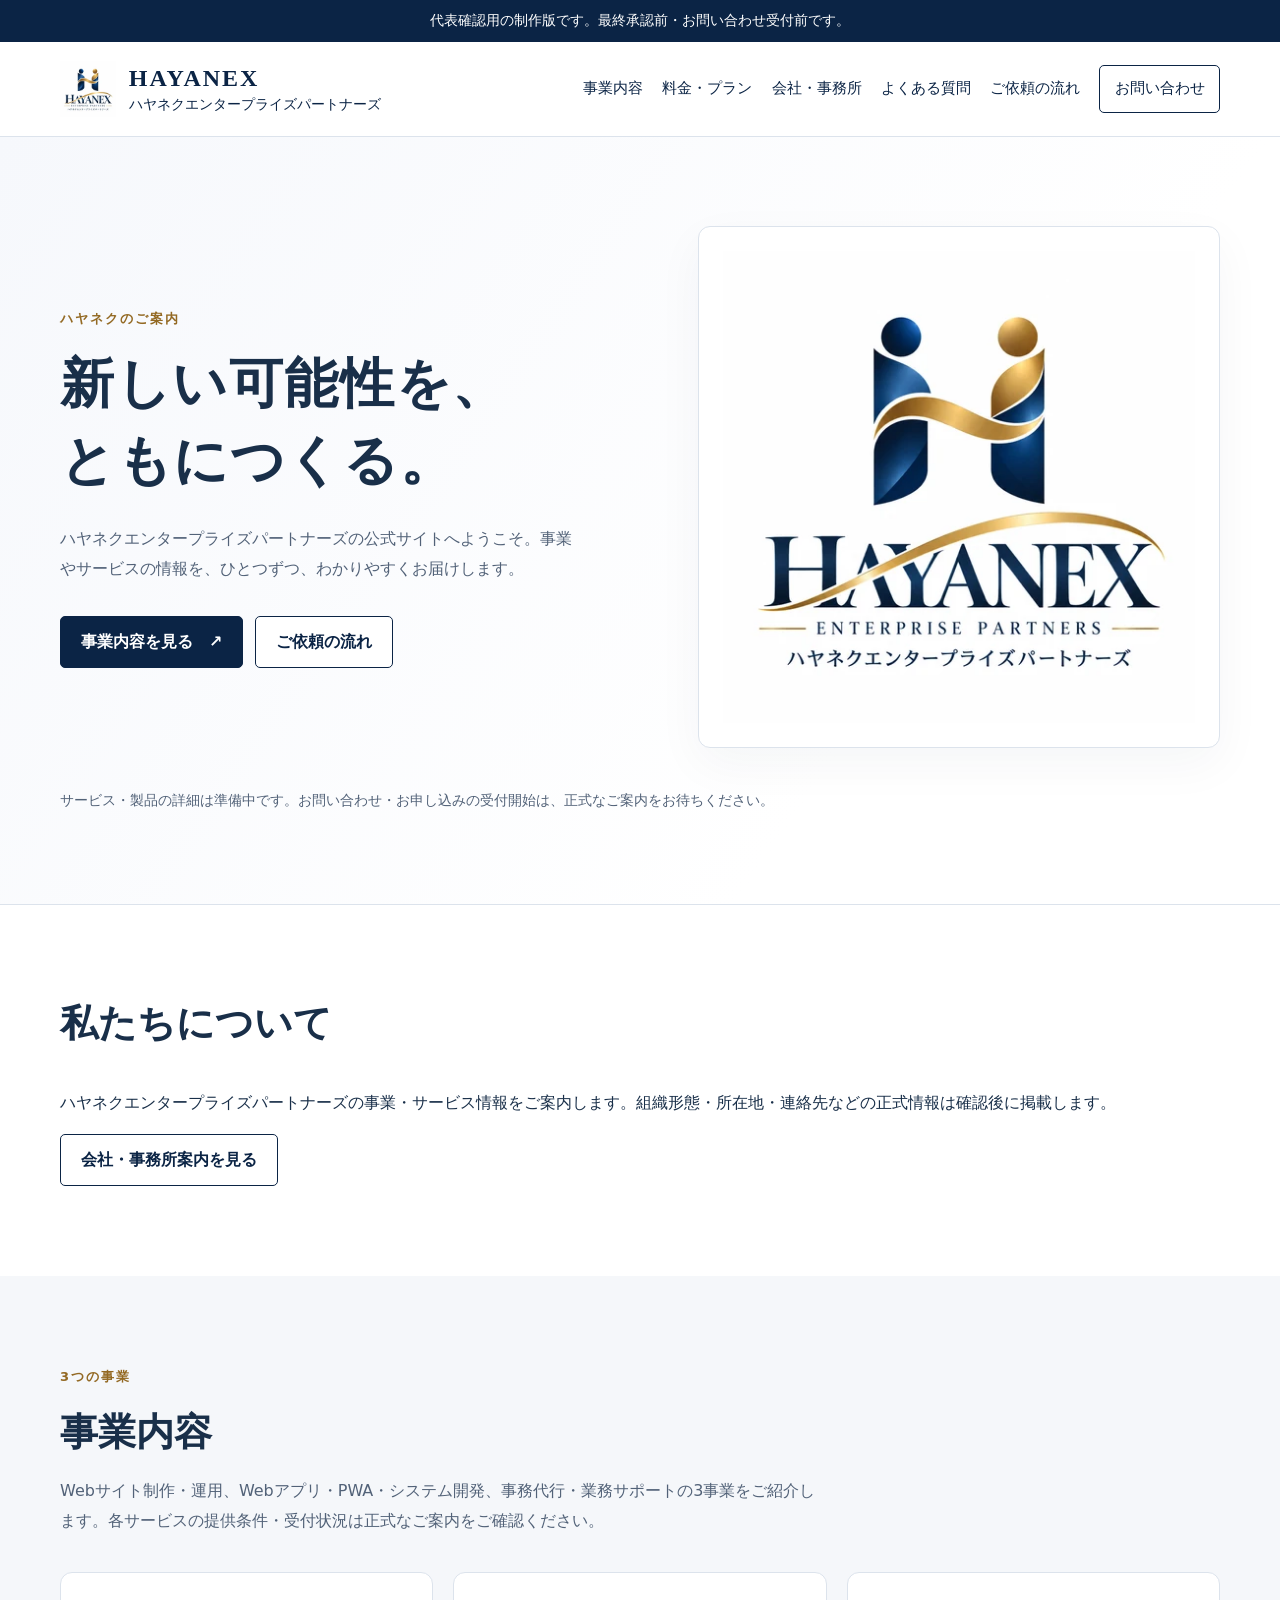
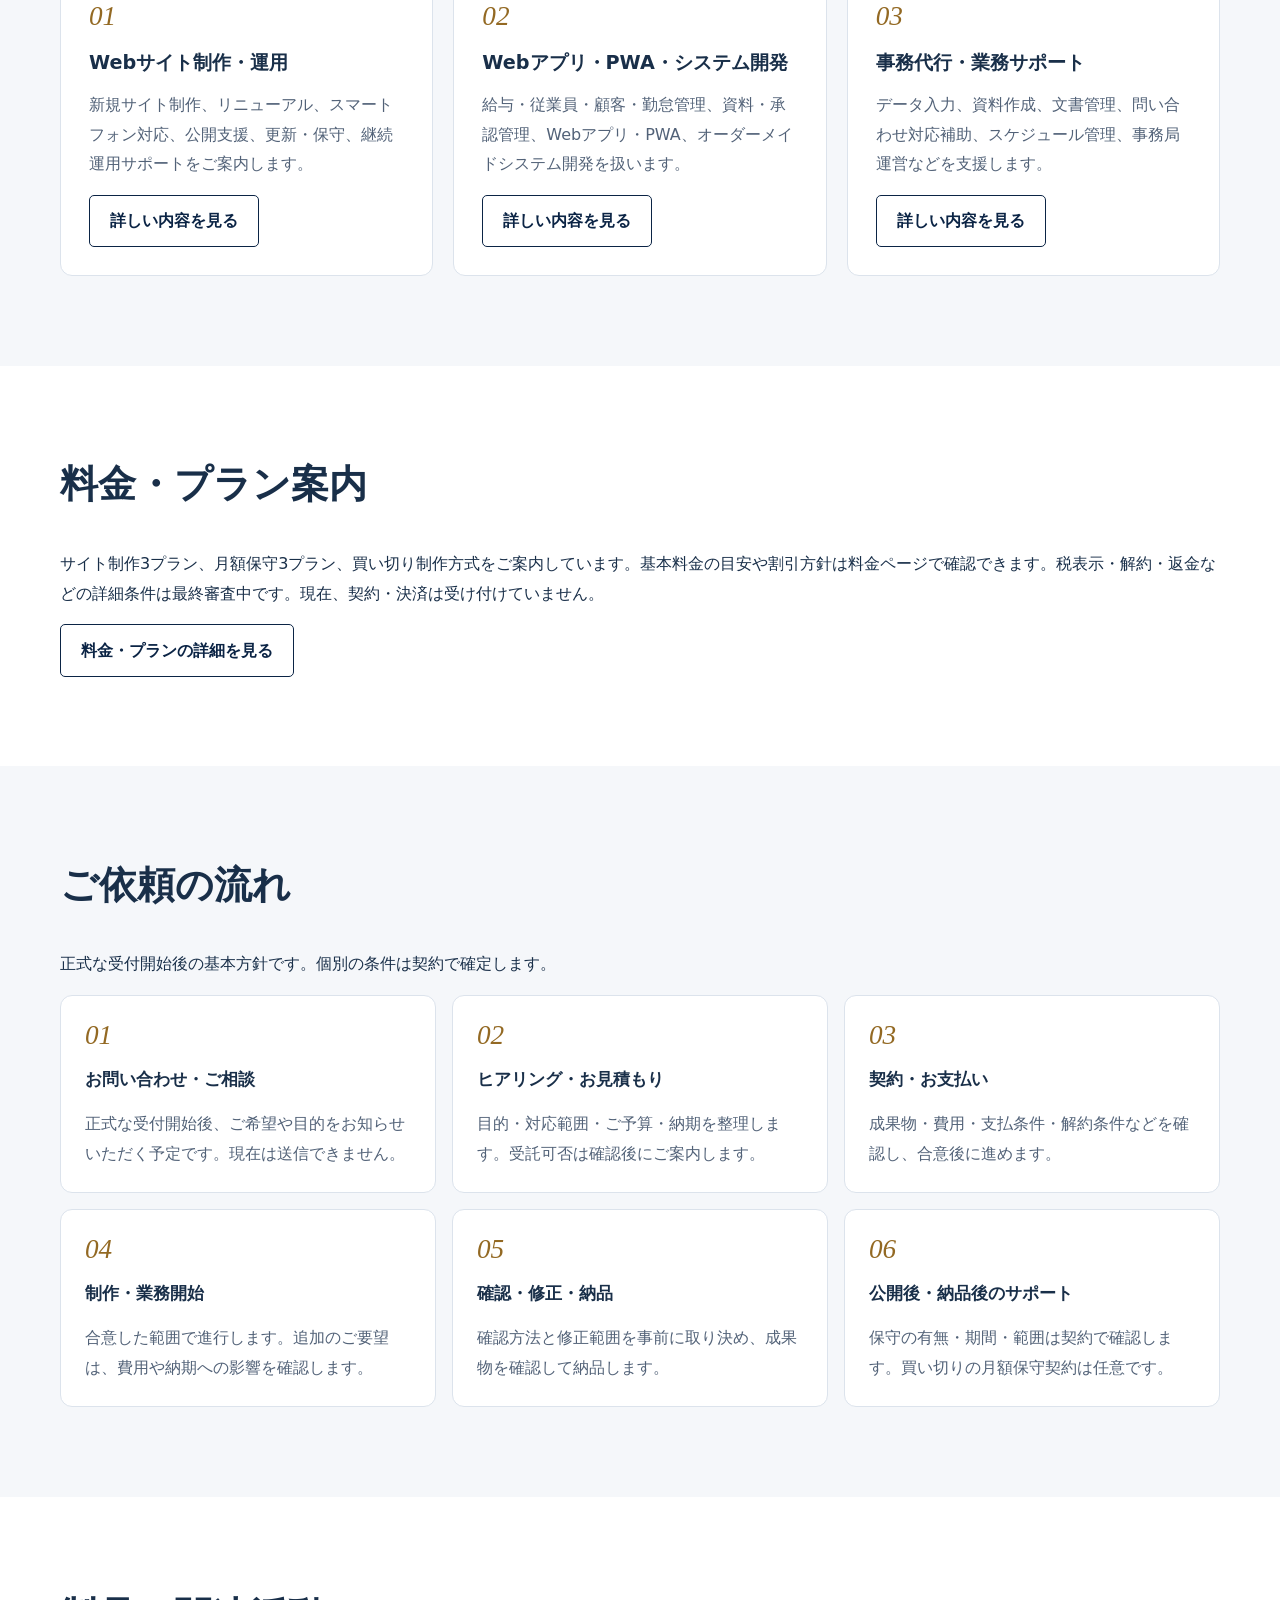
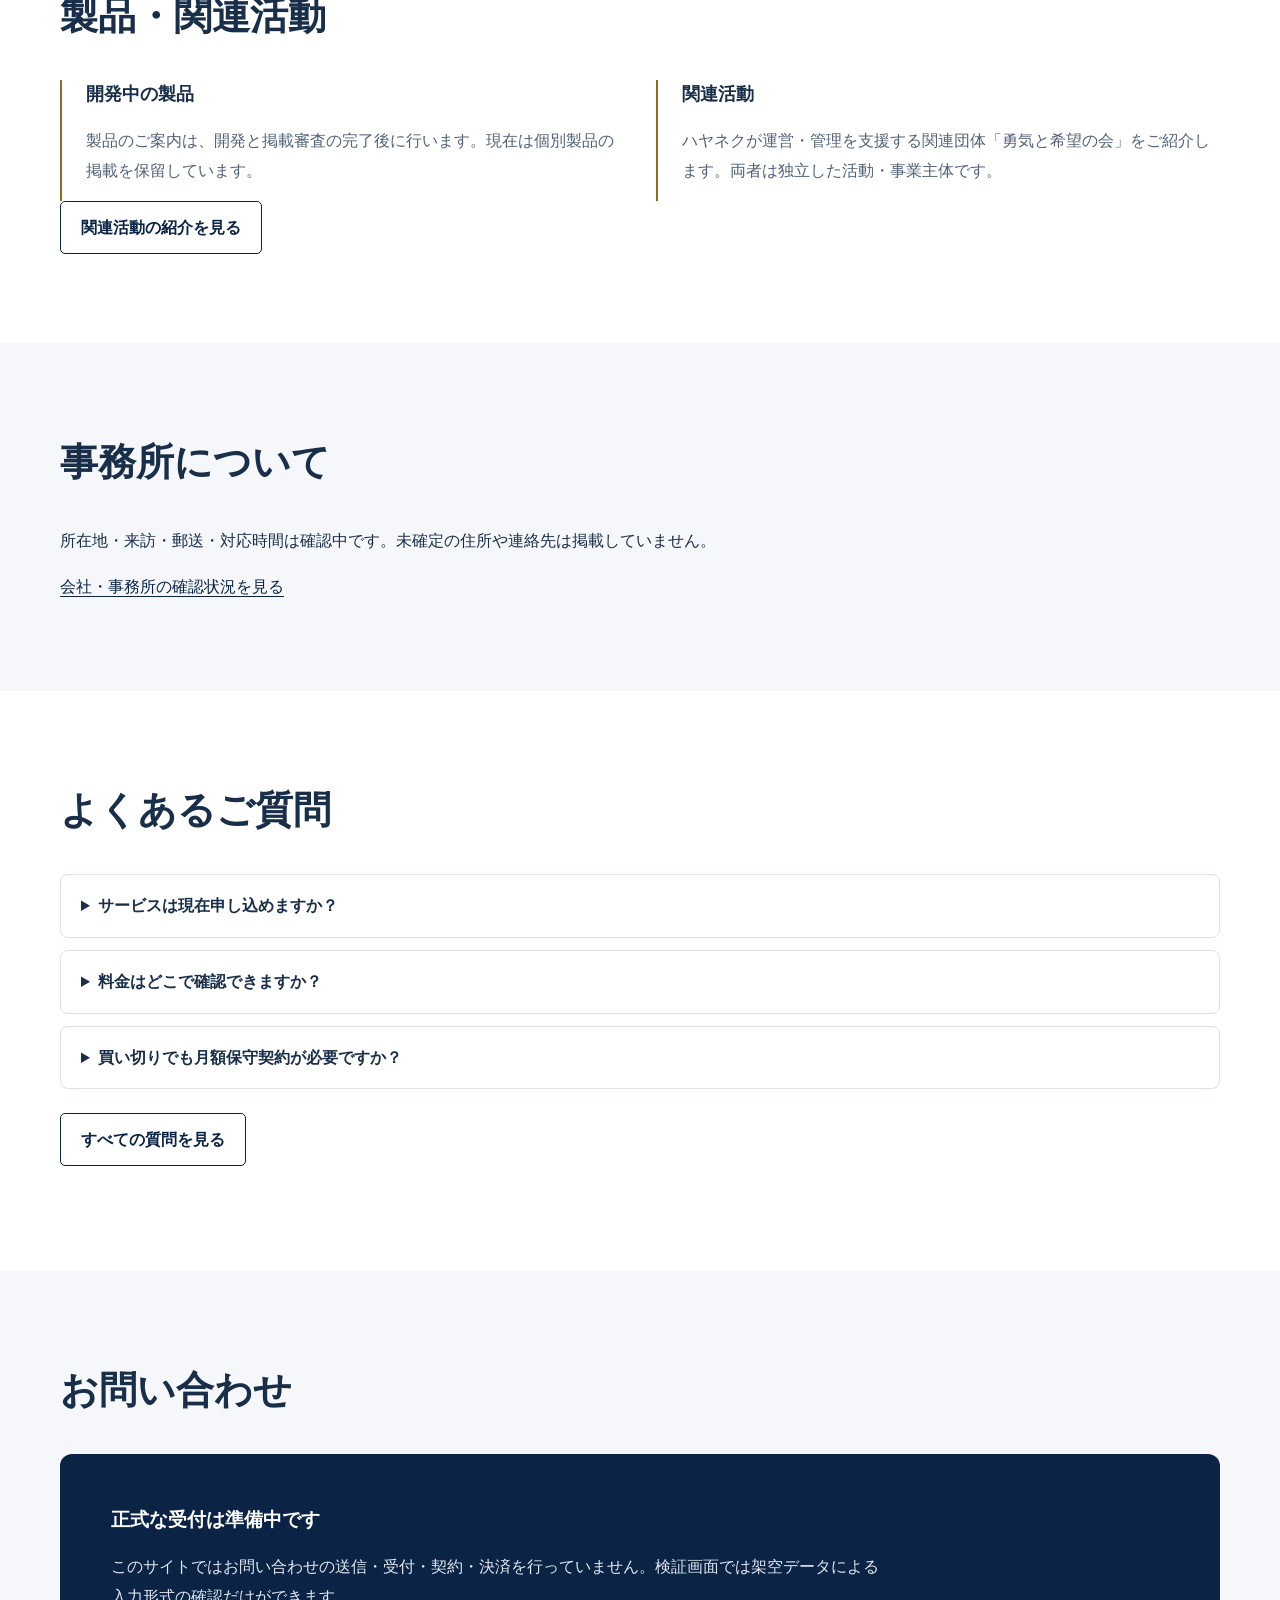
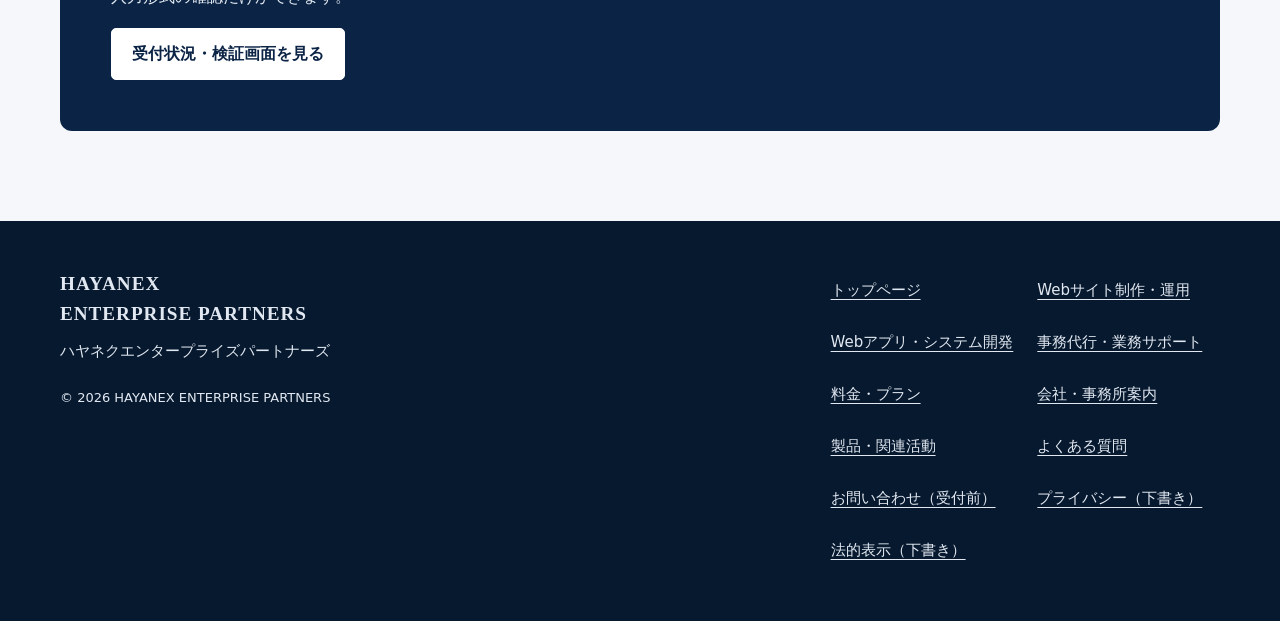
<file: index.html>
<!DOCTYPE html>
<html lang="ja">
  <head>
    <meta charset="UTF-8">
    <meta name="viewport" content="width=device-width, initial-scale=1">
    <meta name="robots" content="noindex, nofollow">
    <meta name="theme-color" content="#0b2445">
    <meta name="referrer" content="strict-origin-when-cross-origin">
    <meta
      http-equiv="Content-Security-Policy"
      content="default-src 'self'; script-src 'self'; style-src 'self'; img-src 'self'; connect-src 'none'; object-src 'none'; base-uri 'none'; form-action 'none'">
    <meta
      name="description"
      content="Webサイト制作・運用、Webアプリ・PWA・システム開発、事務代行・業務サポートの3事業と、料金案をご案内します。">
    <title>公式サイト | ハヤネクエンタープライズパートナーズ</title>
    <meta property="og:type" content="website">
    <meta property="og:locale" content="ja_JP">
    <meta property="og:title" content="公式サイト">
    <meta
      property="og:description"
      content="Webサイト制作・運用、Webアプリ・PWA・システム開発、事務代行・業務サポートの3事業と料金案のご紹介です。受付開始前の開発版です。">
    <link rel="icon" type="image/webp" href="assets/images/logo-160.webp">
    <script src="assets/js/navigation-boot.js"></script>
<link rel="stylesheet" href="assets/css/site.css">
    <script src="assets/js/site.js" defer></script>
  </head>
  <body>
    <a class="skip" href="#main">本文へ移動</a>
    <p class="review-banner">
      代表確認用の制作版です。最終承認前・お問い合わせ受付前です。
    </p>
    <header class="site-header">
      <div class="wrap header-inner">
        <a class="brand" href="index.html#top"
          ><img
            src="assets/images/logo-160.webp"
            width="56"
            height="56"
            alt=""><span class="brand-copy"
            ><strong>HAYANEX</strong
            ><small>ハヤネクエンタープライズパートナーズ</small></span
          ></a
        ><button
          class="nav-toggle"
          type="button"
          aria-controls="primary-nav"
          aria-expanded="false"
          aria-label="メニューを開く"
        >
          <span class="menu-icon" aria-hidden="true"><span></span></span
          ><span class="menu-label">メニュー</span>
        </button>
        <nav class="primary-nav" id="primary-nav" aria-label="メインメニュー">
          <a href="index.html#business">事業内容</a
          ><a href="pricing.html">料金・プラン</a
          ><a href="about.html">会社・事務所</a
          ><a href="faq.html">よくある質問</a
          ><a href="index.html#flow">ご依頼の流れ</a
          ><a href="contact.html" class="nav-contact">お問い合わせ</a>
        </nav>
      </div>
    </header>
    <main id="main" tabindex="-1">
      <div id="top" class="hero">
        <div class="wrap hero-inner">
          <div class="hero-copy">
            <span class="eyebrow">ハヤネクのご案内</span>
            <h1>新しい可能性を、<br>ともにつくる。</h1>
            <p class="hero-intro">
              ハヤネクエンタープライズパートナーズの公式サイトへようこそ。事業やサービスの情報を、ひとつずつ、わかりやすくお届けします。
            </p>
            <div class="hero-actions">
              <a class="btn" href="#business"
                >事業内容を見る <span aria-hidden="true">　↗</span></a
              ><a class="btn btn-secondary" href="#flow">ご依頼の流れ</a>
            </div>
          </div>
          <figure class="logo-card">
            <img
              src="assets/images/logo-480.webp"
              srcset="
                assets/images/logo-480.webp 480w,
                assets/images/logo-800.webp 800w
              "
              sizes="(max-width: 760px) 42vw, 480px"
              width="1254"
              height="1254"
              alt="HAYANEX ENTERPRISE PARTNERS ハヤネクエンタープライズパートナーズ ロゴ（開発版）"
              fetchpriority="high"
              decoding="async">
          </figure>
          <p class="hero-caption">
            サービス・製品の詳細は準備中です。お問い合わせ・お申し込みの受付開始は、正式なご案内をお待ちください。
          </p>
        </div>
      </div>
      <section id="about" class="section">
        <div class="wrap">
          <div class="section-heading"><h2>私たちについて</h2></div>
          <p>
            ハヤネクエンタープライズパートナーズの事業・サービス情報をご案内します。組織形態・所在地・連絡先などの正式情報は確認後に掲載します。
          </p>
          <a class="btn btn-secondary" href="about.html"
            >会社・事務所案内を見る</a
          >
        </div>
      </section>
      <section class="section section-alt" id="business">
        <div class="wrap">
          <div class="section-heading">
            <span class="eyebrow">3つの事業</span>
            <h2>事業内容</h2>
            <p>
              Webサイト制作・運用、Webアプリ・PWA・システム開発、事務代行・業務サポートの3事業をご紹介します。各サービスの提供条件・受付状況は正式なご案内をご確認ください。
            </p>
          </div>
          <div class="grid">
            <article class="card">
              <span class="num">01</span>
              <h3>Webサイト制作・運用</h3>
              <p>
                新規サイト制作、リニューアル、スマートフォン対応、公開支援、更新・保守、継続運用サポートをご案内します。
              </p>
              <a class="btn btn-secondary" href="business-web.html"
                >詳しい内容を見る</a
              >
            </article>
            <article class="card">
              <span class="num">02</span>
              <h3>Webアプリ・PWA・システム開発</h3>
              <p>
                給与・従業員・顧客・勤怠管理、資料・承認管理、Webアプリ・PWA、オーダーメイドシステム開発を扱います。
              </p>
              <a class="btn btn-secondary" href="business-system.html"
                >詳しい内容を見る</a
              >
            </article>
            <article class="card">
              <span class="num">03</span>
              <h3>事務代行・業務サポート</h3>
              <p>
                データ入力、資料作成、文書管理、問い合わせ対応補助、スケジュール管理、事務局運営などを支援します。
              </p>
              <a class="btn btn-secondary" href="business-support.html"
                >詳しい内容を見る</a
              >
            </article>
          </div>
        </div>
      </section>
      <section id="pricing" class="section">
        <div class="wrap">
          <div class="section-heading"><h2>料金・プラン案内</h2></div>
          <p>
            サイト制作3プラン、月額保守3プラン、買い切り制作方式をご案内しています。基本料金の目安や割引方針は料金ページで確認できます。税表示・解約・返金などの詳細条件は最終審査中です。現在、契約・決済は受け付けていません。
          </p>
          <a class="btn btn-secondary" href="pricing.html">料金・プランの詳細を見る</a>
        </div>
      </section>
      <section id="flow" class="section section-alt">
        <div class="wrap">
          <div class="section-heading"><h2>ご依頼の流れ</h2></div>
          <p>正式な受付開始後の基本方針です。個別の条件は契約で確定します。</p>
          <ol class="steps">
            <li class="step">
              <h3>お問い合わせ・ご相談</h3>
              <p>
                正式な受付開始後、ご希望や目的をお知らせいただく予定です。現在は送信できません。
              </p>
            </li>
            <li class="step">
              <h3>ヒアリング・お見積もり</h3>
              <p>
                目的・対応範囲・ご予算・納期を整理します。受託可否は確認後にご案内します。
              </p>
            </li>
            <li class="step">
              <h3>契約・お支払い</h3>
              <p>
                成果物・費用・支払条件・解約条件などを確認し、合意後に進めます。
              </p>
            </li>
            <li class="step">
              <h3>制作・業務開始</h3>
              <p>
                合意した範囲で進行します。追加のご要望は、費用や納期への影響を確認します。
              </p>
            </li>
            <li class="step">
              <h3>確認・修正・納品</h3>
              <p>
                確認方法と修正範囲を事前に取り決め、成果物を確認して納品します。
              </p>
            </li>
            <li class="step">
              <h3>公開後・納品後のサポート</h3>
              <p>
                保守の有無・期間・範囲は契約で確認します。買い切りの月額保守契約は任意です。
              </p>
            </li>
          </ol>
        </div>
      </section>
      <section id="products" class="section">
        <div class="wrap">
          <div class="section-heading"><h2>製品・関連活動</h2></div>
          <div class="split">
            <div class="feature">
              <h3>開発中の製品</h3>
              <p>製品のご案内は、開発と掲載審査の完了後に行います。現在は個別製品の掲載を保留しています。</p>
            </div>
            <div class="feature" id="group">
              <h3>関連活動</h3>
              <p>ハヤネクが運営・管理を支援する関連団体「勇気と希望の会」をご紹介します。両者は独立した活動・事業主体です。</p>
            </div>
          </div>
          <a class="btn btn-secondary" href="activities.html"
            >関連活動の紹介を見る</a
          >
        </div>
      </section>
      <section id="office" class="section section-alt">
        <div class="wrap">
          <div class="section-heading"><h2>事務所について</h2></div>
          <p>
            所在地・来訪・郵送・対応時間は確認中です。未確定の住所や連絡先は掲載していません。
          </p>
          <a href="about.html#overview">会社・事務所の確認状況を見る</a>
        </div>
      </section>
      <section id="faq" class="section">
        <div class="wrap">
          <div class="section-heading"><h2>よくあるご質問</h2></div>
          <div class="faq-list">
            <details>
              <summary>サービスは現在申し込めますか？</summary>
              <p>
                現在は受付前です。正式な受付窓口・提供条件の確認後にお知らせします。検証画面への入力はお問い合わせとして受け付けません。
              </p>
            </details>
            <details>
              <summary>料金はどこで確認できますか？</summary>
              <p>
                料金・プラン案内に、サイト制作3プラン、月額保守3プラン、買い切り方式の料金目安と基本方針を掲載しています。税表示・追加費用などは最終確認中で、購入や決済はできません。
              </p>
            </details>
            <details>
              <summary>買い切りでも月額保守契約が必要ですか？</summary>
              <p>
                月額保守契約は任意です。保守・更新の責任分担、ドメイン・サーバーなどの費用は契約前に確認する方針です。
              </p>
            </details>
          </div>
          <p class="section-link">
            <a class="btn btn-secondary" href="faq.html">すべての質問を見る</a>
          </p>
        </div>
      </section>
      <section id="contact" class="section section-alt">
        <div class="wrap">
          <div class="section-heading"><h2>お問い合わせ</h2></div>
          <div class="contact-box">
            <h3>正式な受付は準備中です</h3>
            <p>
              このサイトではお問い合わせの送信・受付・契約・決済を行っていません。検証画面では架空データによる入力形式の確認だけができます。
            </p>
            <a class="btn btn-secondary" href="contact.html"
              >受付状況・検証画面を見る</a
            >
          </div>
        </div>
      </section>
    </main>
    <footer class="site-footer">
      <div class="wrap footer-row">
        <div>
          <div class="footer-brand">HAYANEX<br>ENTERPRISE PARTNERS</div>
          <p class="footer-ja">ハヤネクエンタープライズパートナーズ</p>
          <small>© 2026 HAYANEX ENTERPRISE PARTNERS</small>
        </div>
        <nav
          class="footer-links footer-directory"
          aria-label="フッターメニュー"
        >
          <a href="index.html">トップページ</a
          ><a href="business-web.html">Webサイト制作・運用</a
          ><a href="business-system.html">Webアプリ・システム開発</a
          ><a href="business-support.html">事務代行・業務サポート</a
          ><a href="pricing.html">料金・プラン</a
          ><a href="about.html">会社・事務所案内</a
          ><a href="activities.html">製品・関連活動</a
          ><a href="faq.html">よくある質問</a
          ><a href="contact.html">お問い合わせ（受付前）</a
          ><a href="privacy.html">プライバシー（下書き）</a
          ><a href="legal.html">法的表示（下書き）</a>
        </nav>
      </div>
    </footer>
  </body>
</html>
</file>
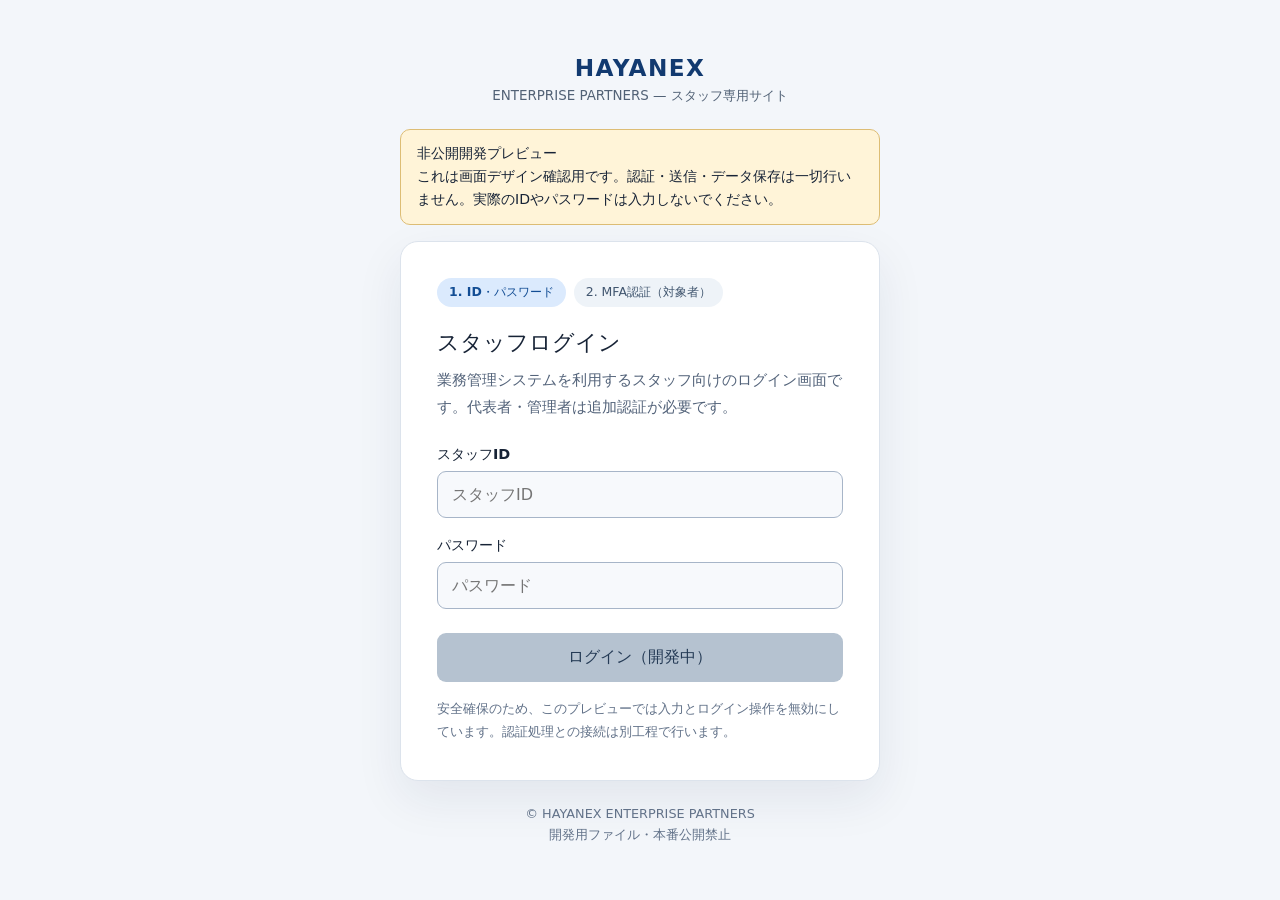
<file: dev-only/staff-preview/index.html>
<!doctype html>
<html lang="ja">
<head>
<meta charset="utf-8">
<meta name="viewport" content="width=device-width,initial-scale=1">
<meta name="robots" content="noindex,nofollow,noarchive">
<title>スタッフ専用ログイン｜開発プレビュー｜HAYANEX</title>
<style>
:root{font-family:system-ui,-apple-system,"Hiragino Kaku Gothic ProN","Noto Sans JP",sans-serif;color:#172336;background:#f3f6fa;font-synthesis:none}
*{box-sizing:border-box}body{margin:0;min-height:100vh;display:grid;place-items:center;padding:24px}
.shell{width:min(100%,480px)}.brand{text-align:center;margin-bottom:24px}.logo{color:#123a70;font-size:1.45rem;font-weight:800;letter-spacing:.06em}.sub{font-size:.84rem;color:#526276;margin-top:6px}
.notice{padding:12px 16px;background:#fff4d8;border:1px solid #ddbd75;border-radius:10px;font-size:.88rem;line-height:1.65;margin-bottom:16px}
.panel{background:#fff;border:1px solid #dce3ec;border-radius:18px;box-shadow:0 18px 48px #162c4a14;padding:clamp(22px,5vw,36px)}
h1{font-size:1.4rem;margin:0 0 9px}.intro{color:#53637a;line-height:1.8;font-size:.94rem;margin:0 0 24px}
label{display:block;font-weight:700;font-size:.9rem;margin:18px 0 7px}
input{width:100%;border:1px solid #a7b5c8;border-radius:9px;padding:13px 14px;font:inherit;background:#f7f9fc}
input:focus-visible,button:focus-visible{outline:3px solid #2982d4;outline-offset:2px}
button{width:100%;margin-top:24px;border:0;border-radius:9px;padding:14px;font:inherit;font-weight:750;background:#b5c2d0;color:#253b56;cursor:not-allowed}
.hint{font-size:.84rem;color:#627289;line-height:1.7;margin:16px 0 0}.foot{text-align:center;color:#627289;font-size:.8rem;margin-top:22px;line-height:1.7}
.steps{display:flex;gap:8px;margin-bottom:20px}.step{background:#eef3f8;border-radius:100px;padding:6px 12px;color:#41566f;font-size:.78rem}.step.current{background:#dbeafd;color:#124d94;font-weight:700}
@media(prefers-reduced-motion:reduce){*{scroll-behavior:auto!important}}
</style>
</head>
<body>
<main class="shell">
<header class="brand"><div class="logo">HAYANEX</div><div class="sub">ENTERPRISE PARTNERS — スタッフ専用サイト</div></header>
<div class="notice" role="status"><strong>非公開開発プレビュー</strong><br>これは画面デザイン確認用です。認証・送信・データ保存は一切行いません。実際のIDやパスワードは入力しないでください。</div>
<section class="panel" aria-labelledby="login-title">
<div class="steps" aria-label="ログイン手順"><span class="step current">1. ID・パスワード</span><span class="step">2. MFA認証（対象者）</span></div>
<h1 id="login-title">スタッフログイン</h1>
<p class="intro">業務管理システムを利用するスタッフ向けのログイン画面です。代表者・管理者は追加認証が必要です。</p>
<form onsubmit="return false" autocomplete="off">
<label for="login-id">スタッフID</label>
<input id="login-id" type="text" placeholder="スタッフID" disabled aria-describedby="disabled-hint">
<label for="password">パスワード</label>
<input id="password" type="password" placeholder="パスワード" disabled aria-describedby="disabled-hint">
<button type="button" disabled>ログイン（開発中）</button>
</form>
<p class="hint" id="disabled-hint">安全確保のため、このプレビューでは入力とログイン操作を無効にしています。認証処理との接続は別工程で行います。</p>
</section>
<footer class="foot">© HAYANEX ENTERPRISE PARTNERS<br>開発用ファイル・本番公開禁止</footer>
</main>
</body>
</html>
</file>
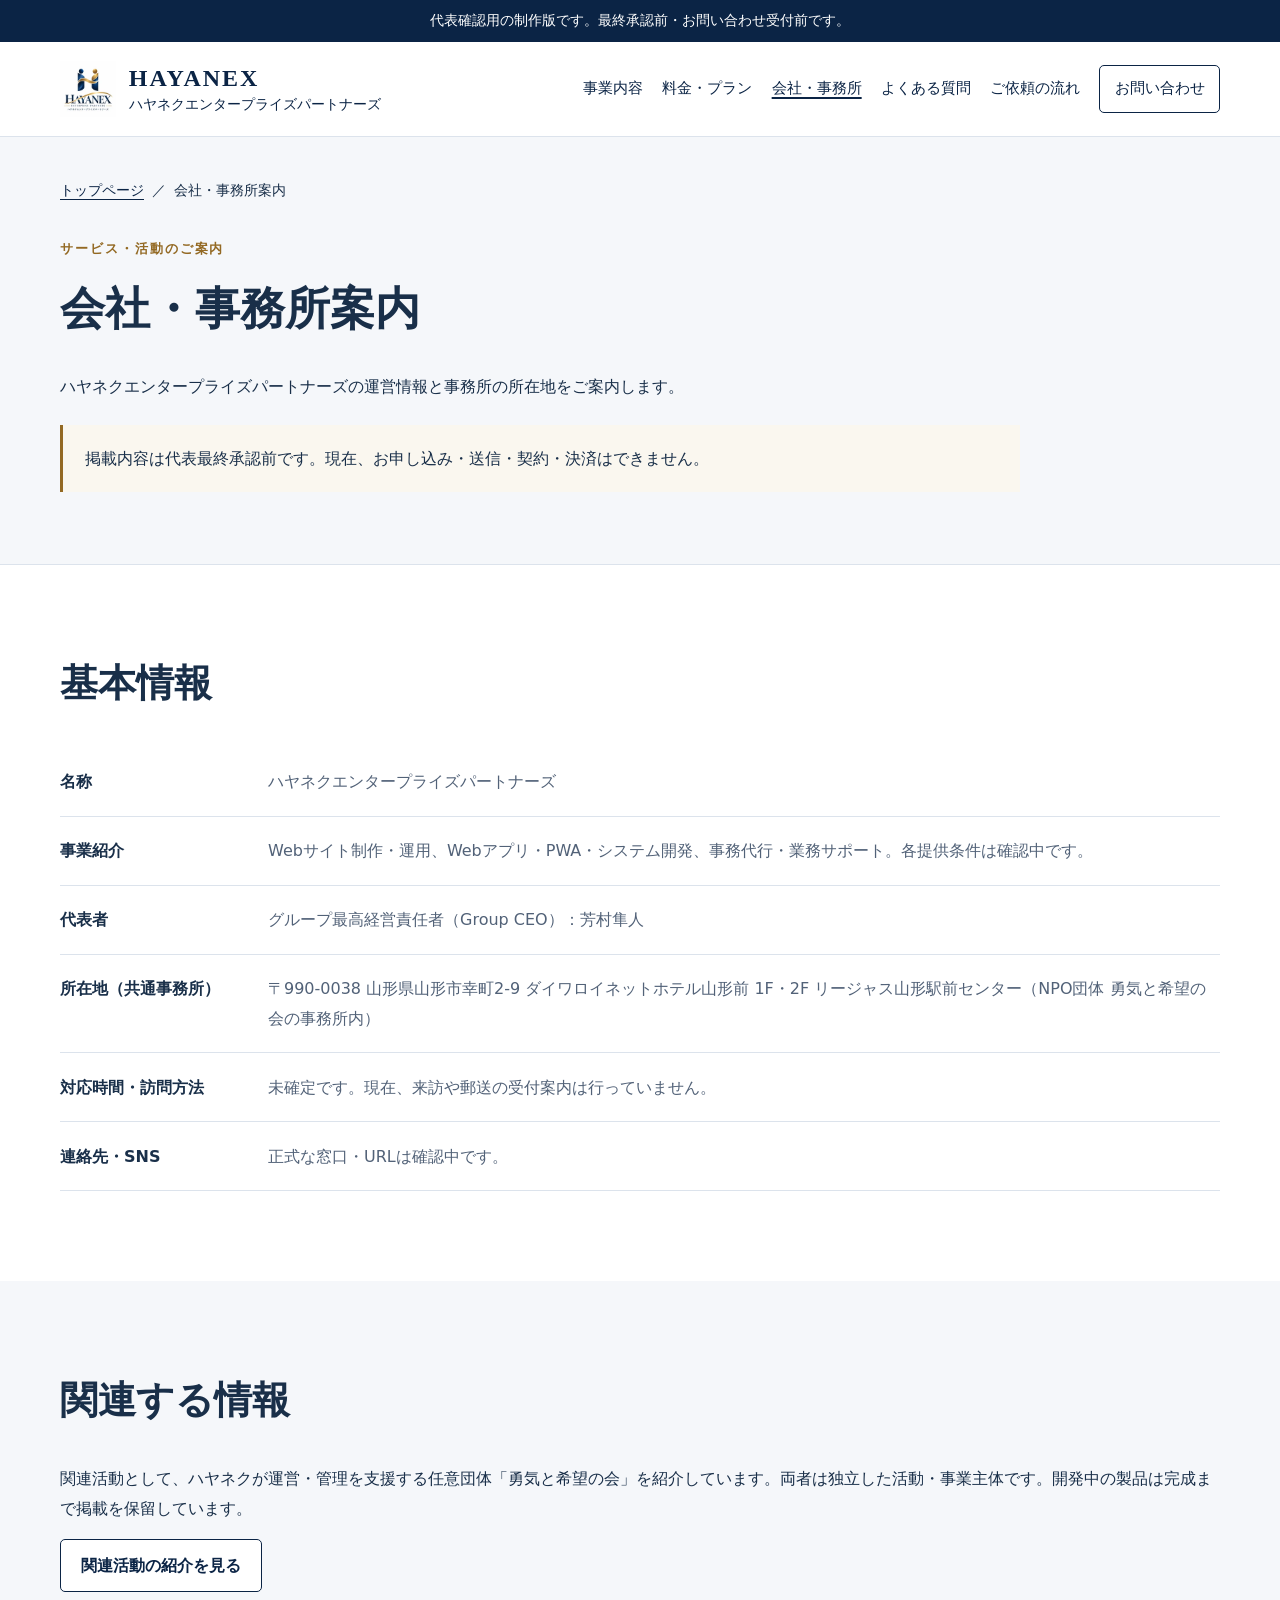
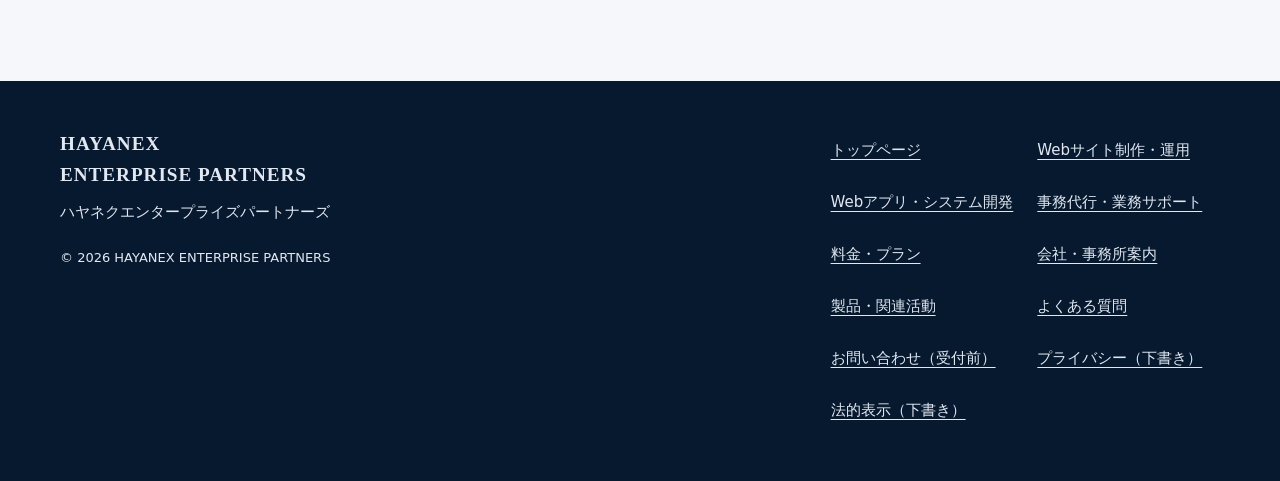
<file: about.html>
<!DOCTYPE html>
<html lang="ja">
  <head>
    <meta charset="UTF-8">
    <meta name="viewport" content="width=device-width, initial-scale=1">
    <meta name="robots" content="noindex, nofollow">
    <meta name="theme-color" content="#0b2445">
    <meta name="referrer" content="strict-origin-when-cross-origin">
    <meta
      http-equiv="Content-Security-Policy"
      content="default-src 'self'; script-src 'self'; style-src 'self'; img-src 'self'; connect-src 'none'; object-src 'none'; base-uri 'none'; form-action 'none'">
    <meta
      name="description"
      content="名称、事業紹介と、確認中の運営・所在地・連絡先情報についてのご案内です。">
    <title>会社・事務所案内 | ハヤネクエンタープライズパートナーズ</title>
    <meta property="og:type" content="website">
    <meta property="og:locale" content="ja_JP">
    <meta property="og:title" content="会社・事務所案内">
    <meta
      property="og:description"
      content="名称、事業紹介と、確認中の運営・所在地・連絡先情報についてのご案内です。">
    <link rel="icon" type="image/webp" href="assets/images/logo-160.webp">
    <script src="assets/js/navigation-boot.js"></script>
<link rel="stylesheet" href="assets/css/site.css">
    <script src="assets/js/site.js" defer></script>
  </head>
  <body>
    <a class="skip" href="#main">本文へ移動</a>
    <p class="review-banner">
      代表確認用の制作版です。最終承認前・お問い合わせ受付前です。
    </p>
    <header class="site-header">
      <div class="wrap header-inner">
        <a class="brand" href="index.html#top"
          ><img
            src="assets/images/logo-160.webp"
            width="56"
            height="56"
            alt=""><span class="brand-copy"
            ><strong>HAYANEX</strong
            ><small>ハヤネクエンタープライズパートナーズ</small></span
          ></a
        ><button
          class="nav-toggle"
          type="button"
          aria-controls="primary-nav"
          aria-expanded="false"
          aria-label="メニューを開く"
        >
          <span class="menu-icon" aria-hidden="true"><span></span></span
          ><span class="menu-label">メニュー</span>
        </button>
        <nav class="primary-nav" id="primary-nav" aria-label="メインメニュー">
          <a href="index.html#business">事業内容</a
          ><a href="pricing.html">料金・プラン</a
          ><a href="about.html" aria-current="page">会社・事務所</a
          ><a href="faq.html">よくある質問</a
          ><a href="index.html#flow">ご依頼の流れ</a
          ><a href="contact.html" class="nav-contact">お問い合わせ</a>
        </nav>
      </div>
    </header>
    <main id="main" tabindex="-1">
      <div class="page-intro">
        <div class="wrap">
          <nav class="breadcrumbs" aria-label="現在位置">
            <a href="index.html">トップページ</a
            ><span aria-hidden="true">／</span
            ><span aria-current="page">会社・事務所案内</span>
          </nav>
          <span class="eyebrow">サービス・活動のご案内</span>
          <h1>会社・事務所案内</h1>
          <p>
            ハヤネクエンタープライズパートナーズの運営情報と事務所の所在地をご案内します。
          </p>
          <p class="notice">
            掲載内容は代表最終承認前です。現在、お申し込み・送信・契約・決済はできません。
          </p>
        </div>
      </div>
      <section id="overview" class="section">
        <div class="wrap">
          <div class="section-heading"><h2>基本情報</h2></div>
          <dl class="facts">
            <div>
              <dt>名称</dt>
              <dd>ハヤネクエンタープライズパートナーズ</dd>
            </div>
            <div>
              <dt>事業紹介</dt>
              <dd>
                Webサイト制作・運用、Webアプリ・PWA・システム開発、事務代行・業務サポート。各提供条件は確認中です。
              </dd>
            </div>
            <div>
              <dt>代表者</dt>
              <dd>グループ最高経営責任者（Group CEO）：芳村隼人</dd>
            </div>
            <div>
              <dt>所在地（共通事務所）</dt>
              <dd>〒990-0038 山形県山形市幸町2-9 ダイワロイネットホテル山形前 1F・2F リージャス山形駅前センター（NPO団体 勇気と希望の会の事務所内）</dd>
            </div>
            <div>
              <dt>対応時間・訪問方法</dt>
              <dd>未確定です。現在、来訪や郵送の受付案内は行っていません。</dd>
            </div>
            <div>
              <dt>連絡先・SNS</dt>
              <dd>正式な窓口・URLは確認中です。</dd>
            </div>
          </dl>
        </div>
      </section>
      <section id="activities" class="section section-alt">
        <div class="wrap">
          <div class="section-heading"><h2>関連する情報</h2></div>
          <p>
            関連活動として、ハヤネクが運営・管理を支援する任意団体「勇気と希望の会」を紹介しています。両者は独立した活動・事業主体です。開発中の製品は完成まで掲載を保留しています。
          </p>
          <a class="btn btn-secondary" href="activities.html"
            >関連活動の紹介を見る</a
          >
        </div>
      </section>
    </main>
    <footer class="site-footer">
      <div class="wrap footer-row">
        <div>
          <div class="footer-brand">HAYANEX<br>ENTERPRISE PARTNERS</div>
          <p class="footer-ja">ハヤネクエンタープライズパートナーズ</p>
          <small>© 2026 HAYANEX ENTERPRISE PARTNERS</small>
        </div>
        <nav
          class="footer-links footer-directory"
          aria-label="フッターメニュー"
        >
          <a href="index.html">トップページ</a
          ><a href="business-web.html">Webサイト制作・運用</a
          ><a href="business-system.html">Webアプリ・システム開発</a
          ><a href="business-support.html">事務代行・業務サポート</a
          ><a href="pricing.html">料金・プラン</a
          ><a href="about.html">会社・事務所案内</a
          ><a href="activities.html">製品・関連活動</a
          ><a href="faq.html">よくある質問</a
          ><a href="contact.html">お問い合わせ（受付前）</a
          ><a href="privacy.html">プライバシー（下書き）</a
          ><a href="legal.html">法的表示（下書き）</a>
        </nav>
      </div>
    </footer>
  </body>
</html>
</file>
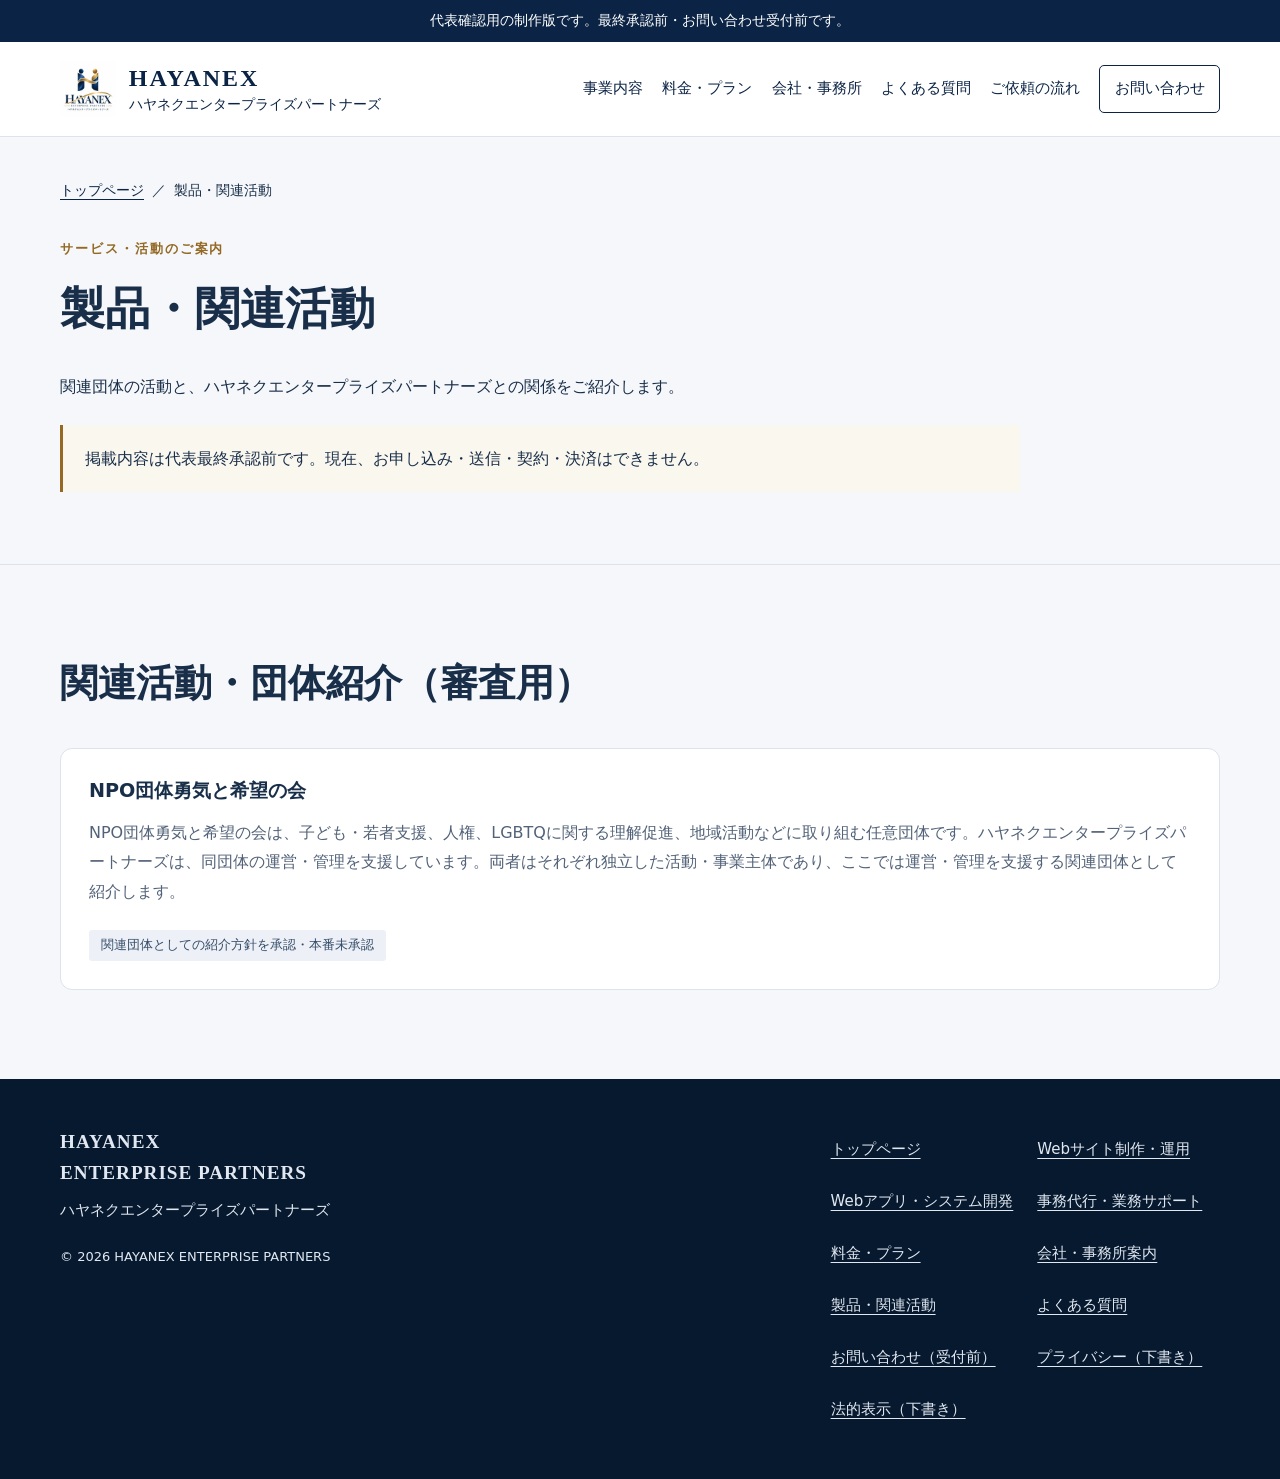
<file: activities.html>
<!DOCTYPE html>
<html lang="ja">
  <head>
    <meta charset="UTF-8">
    <meta name="viewport" content="width=device-width, initial-scale=1">
    <meta name="robots" content="noindex, nofollow">
    <meta name="theme-color" content="#0b2445">
    <meta name="referrer" content="strict-origin-when-cross-origin">
    <meta
      http-equiv="Content-Security-Policy"
      content="default-src 'self'; script-src 'self'; style-src 'self'; img-src 'self'; connect-src 'none'; object-src 'none'; base-uri 'none'; form-action 'none'">
    <meta
      name="description"
      content="NPO団体勇気と希望の会の活動紹介（代表審査用）。ハヤネクとの関係や掲載範囲は最終確認中です。">
    <title>製品・関連活動 | ハヤネクエンタープライズパートナーズ</title>
    <meta property="og:type" content="website">
    <meta property="og:locale" content="ja_JP">
    <meta property="og:title" content="製品・関連活動">
    <meta
      property="og:description"
      content="NPO団体勇気と希望の会の活動紹介（代表審査用）。ハヤネクとの関係や掲載範囲は最終確認中です。">
    <link rel="icon" type="image/webp" href="assets/images/logo-160.webp">
    <script src="assets/js/navigation-boot.js"></script>
<link rel="stylesheet" href="assets/css/site.css">
    <script src="assets/js/site.js" defer></script>
  </head>
  <body>
    <a class="skip" href="#main">本文へ移動</a>
    <p class="review-banner">
      代表確認用の制作版です。最終承認前・お問い合わせ受付前です。
    </p>
    <header class="site-header">
      <div class="wrap header-inner">
        <a class="brand" href="index.html#top"
          ><img
            src="assets/images/logo-160.webp"
            width="56"
            height="56"
            alt=""><span class="brand-copy"
            ><strong>HAYANEX</strong
            ><small>ハヤネクエンタープライズパートナーズ</small></span
          ></a
        ><button
          class="nav-toggle"
          type="button"
          aria-controls="primary-nav"
          aria-expanded="false"
          aria-label="メニューを開く"
        >
          <span class="menu-icon" aria-hidden="true"><span></span></span
          ><span class="menu-label">メニュー</span>
        </button>
        <nav class="primary-nav" id="primary-nav" aria-label="メインメニュー">
          <a href="index.html#business">事業内容</a
          ><a href="pricing.html">料金・プラン</a
          ><a href="about.html">会社・事務所</a
          ><a href="faq.html">よくある質問</a
          ><a href="index.html#flow">ご依頼の流れ</a
          ><a href="contact.html" class="nav-contact">お問い合わせ</a>
        </nav>
      </div>
    </header>
    <main id="main" tabindex="-1">
      <div class="page-intro">
        <div class="wrap">
          <nav class="breadcrumbs" aria-label="現在位置">
            <a href="index.html">トップページ</a
            ><span aria-hidden="true">／</span
            ><span aria-current="page">製品・関連活動</span>
          </nav>
          <span class="eyebrow">サービス・活動のご案内</span>
          <h1>製品・関連活動</h1>
          <p>
            関連団体の活動と、ハヤネクエンタープライズパートナーズとの関係をご紹介します。
          </p>
          <p class="notice">
            掲載内容は代表最終承認前です。現在、お申し込み・送信・契約・決済はできません。
          </p>
        </div>
      </div>
      <section id="group" class="section section-alt">
        <div class="wrap">
          <div class="section-heading"><h2>関連活動・団体紹介（審査用）</h2></div>
          <div class="card">
            <h3>NPO団体勇気と希望の会</h3>
            <p>
              NPO団体勇気と希望の会は、子ども・若者支援、人権、LGBTQに関する理解促進、地域活動などに取り組む任意団体です。ハヤネクエンタープライズパートナーズは、同団体の運営・管理を支援しています。両者はそれぞれ独立した活動・事業主体であり、ここでは運営・管理を支援する関連団体として紹介します。
            </p>
            <span class="status">関連団体としての紹介方針を承認・本番未承認</span>
          </div>
        </div>
      </section>
    </main>
    <footer class="site-footer">
      <div class="wrap footer-row">
        <div>
          <div class="footer-brand">HAYANEX<br>ENTERPRISE PARTNERS</div>
          <p class="footer-ja">ハヤネクエンタープライズパートナーズ</p>
          <small>© 2026 HAYANEX ENTERPRISE PARTNERS</small>
        </div>
        <nav
          class="footer-links footer-directory"
          aria-label="フッターメニュー"
        >
          <a href="index.html">トップページ</a
          ><a href="business-web.html">Webサイト制作・運用</a
          ><a href="business-system.html">Webアプリ・システム開発</a
          ><a href="business-support.html">事務代行・業務サポート</a
          ><a href="pricing.html">料金・プラン</a
          ><a href="about.html">会社・事務所案内</a
          ><a href="activities.html">製品・関連活動</a
          ><a href="faq.html">よくある質問</a
          ><a href="contact.html">お問い合わせ（受付前）</a
          ><a href="privacy.html">プライバシー（下書き）</a
          ><a href="legal.html">法的表示（下書き）</a>
        </nav>
      </div>
    </footer>
  </body>
</html>
</file>
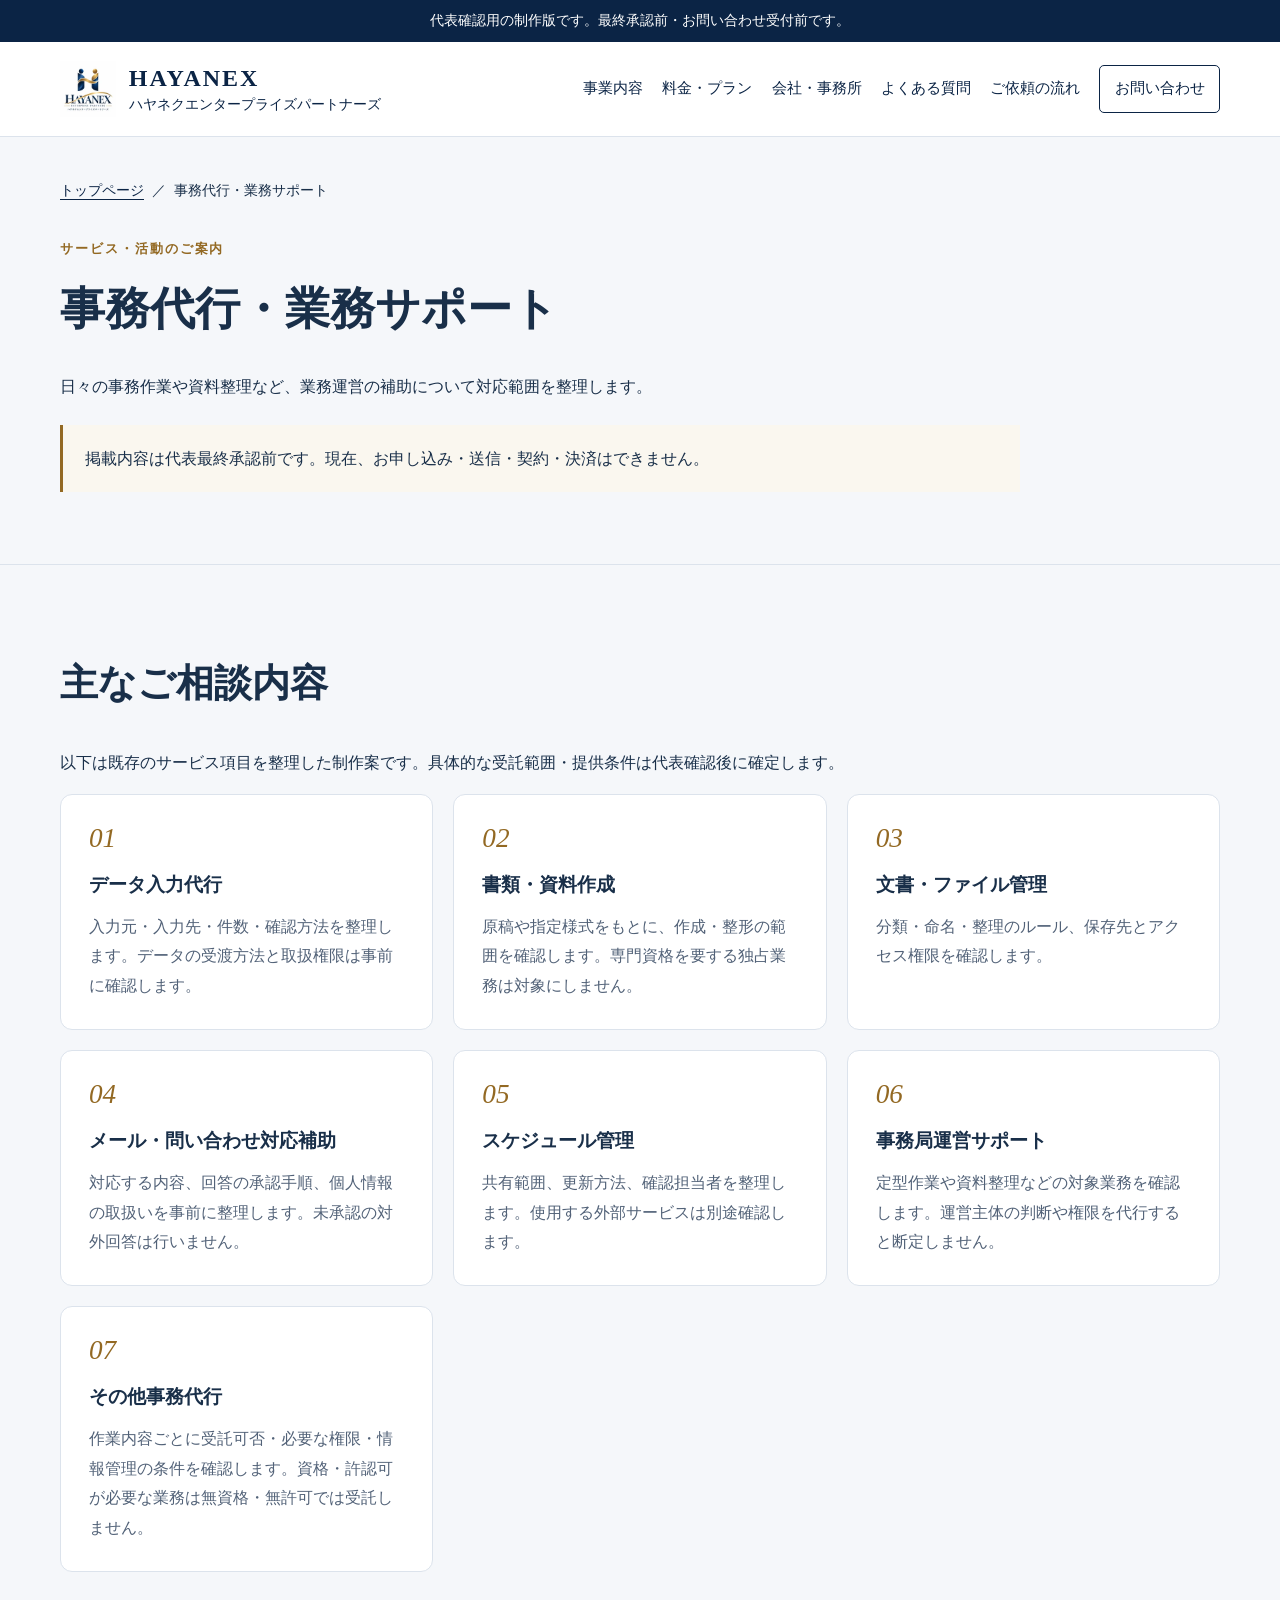
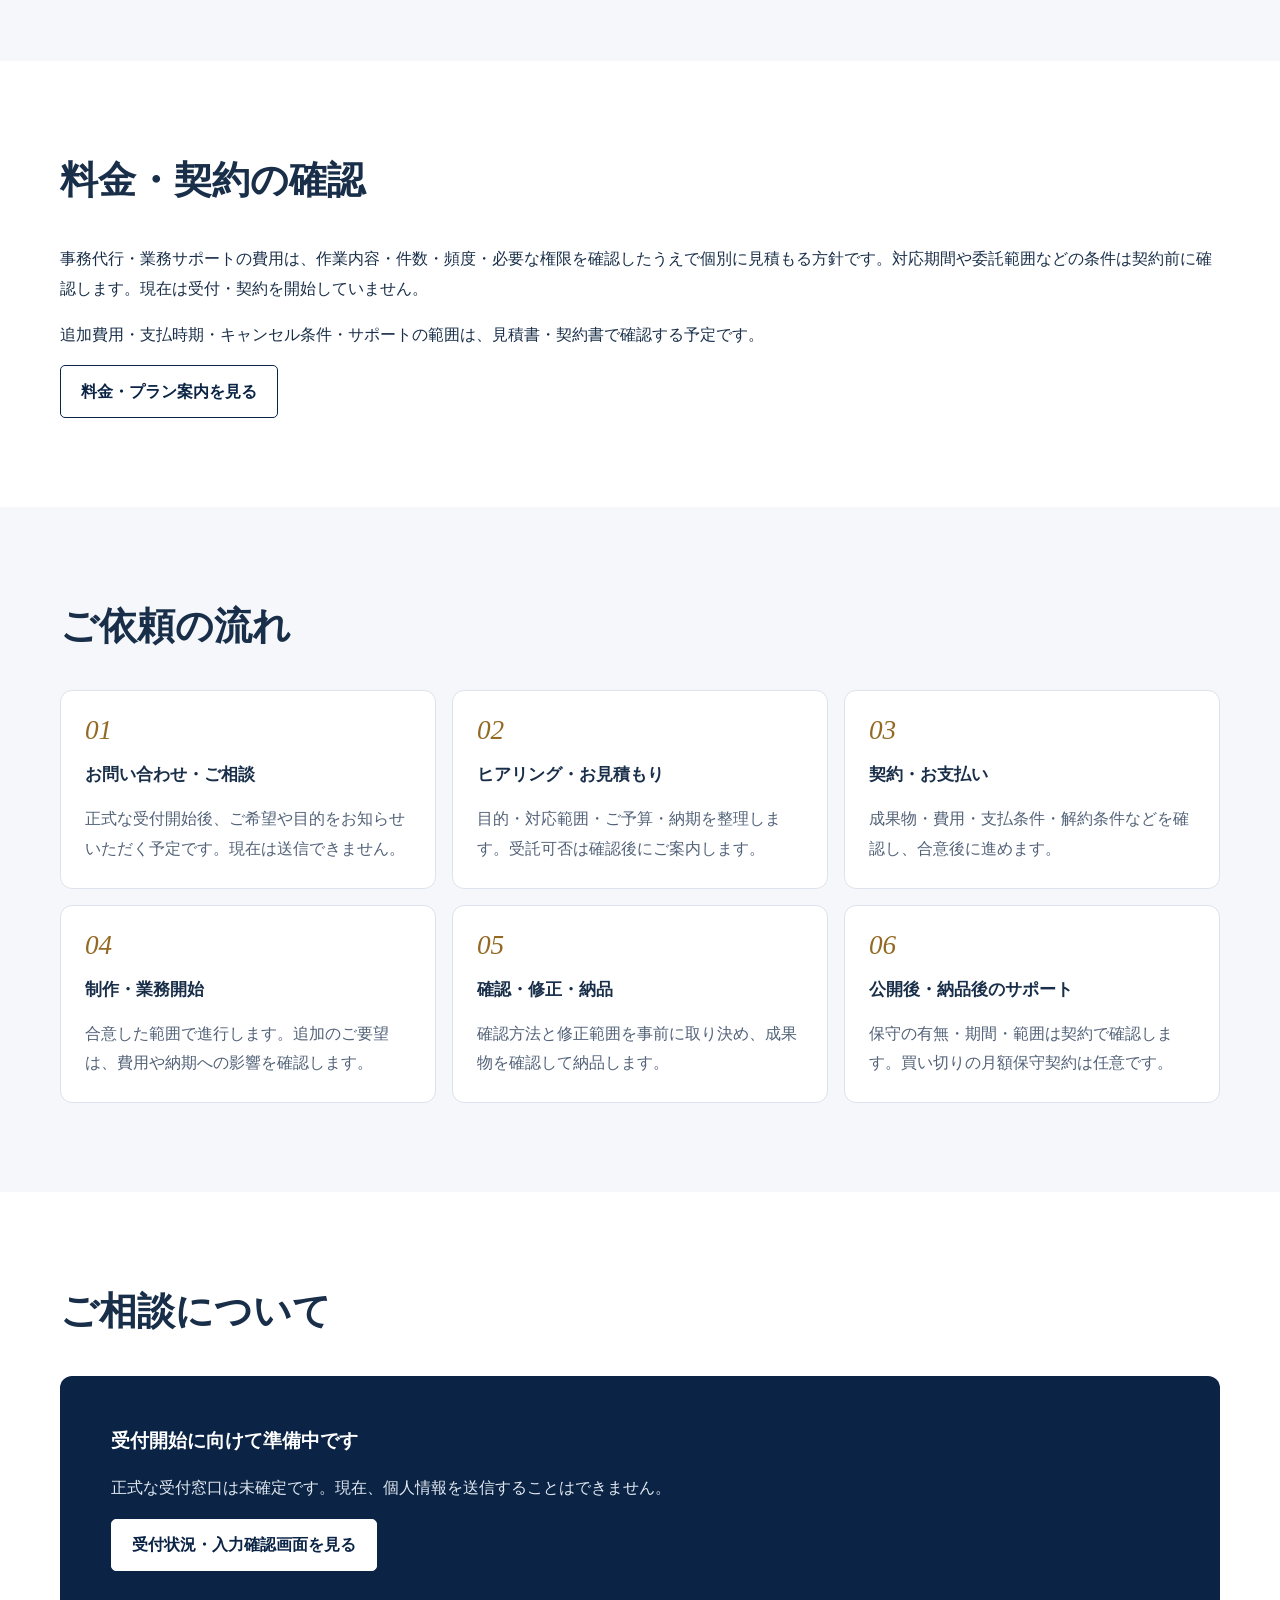
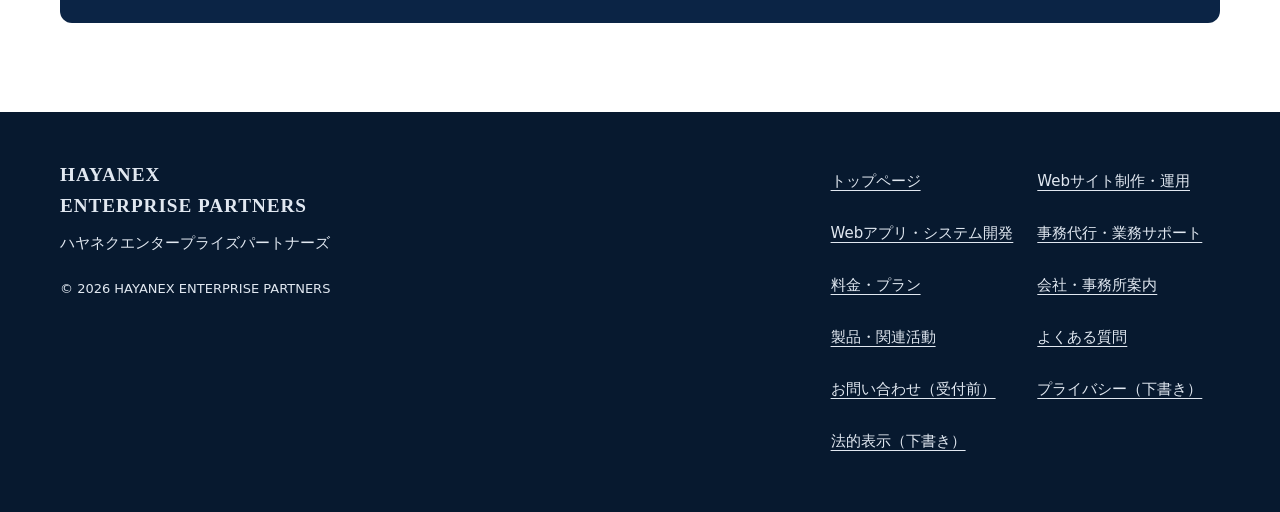
<file: business-support.html>
<!DOCTYPE html>
<html lang="ja">
  <head>
    <meta charset="UTF-8">
    <meta name="viewport" content="width=device-width, initial-scale=1">
    <meta name="robots" content="noindex, nofollow">
    <meta name="theme-color" content="#0b2445">
    <meta name="referrer" content="strict-origin-when-cross-origin">
    <meta
      http-equiv="Content-Security-Policy"
      content="default-src 'self'; script-src 'self'; style-src 'self'; img-src 'self'; connect-src 'none'; object-src 'none'; base-uri 'none'; form-action 'none'">
    <meta
      name="description"
      content="日々の事務作業や資料整理など、業務運営の補助について対応範囲を整理します。">
    <title>事務代行・業務サポート | ハヤネクエンタープライズパートナーズ</title>
    <meta property="og:type" content="website">
    <meta property="og:locale" content="ja_JP">
    <meta property="og:title" content="事務代行・業務サポート">
    <meta
      property="og:description"
      content="日々の事務作業や資料整理など、業務運営の補助について対応範囲を整理します。">
    <link rel="icon" type="image/webp" href="assets/images/logo-160.webp">
    <script src="assets/js/navigation-boot.js"></script>
<link rel="stylesheet" href="assets/css/site.css">
    <script src="assets/js/site.js" defer></script>
  </head>
  <body>
    <a class="skip" href="#main">本文へ移動</a>
    <p class="review-banner">
      代表確認用の制作版です。最終承認前・お問い合わせ受付前です。
    </p>
    <header class="site-header">
      <div class="wrap header-inner">
        <a class="brand" href="index.html#top"
          ><img
            src="assets/images/logo-160.webp"
            width="56"
            height="56"
            alt=""><span class="brand-copy"
            ><strong>HAYANEX</strong
            ><small>ハヤネクエンタープライズパートナーズ</small></span
          ></a
        ><button
          class="nav-toggle"
          type="button"
          aria-controls="primary-nav"
          aria-expanded="false"
          aria-label="メニューを開く"
        >
          <span class="menu-icon" aria-hidden="true"><span></span></span
          ><span class="menu-label">メニュー</span>
        </button>
        <nav class="primary-nav" id="primary-nav" aria-label="メインメニュー">
          <a href="index.html#business">事業内容</a
          ><a href="pricing.html">料金・プラン</a
          ><a href="about.html">会社・事務所</a
          ><a href="faq.html">よくある質問</a
          ><a href="index.html#flow">ご依頼の流れ</a
          ><a href="contact.html" class="nav-contact">お問い合わせ</a>
        </nav>
      </div>
    </header>
    <main id="main" tabindex="-1">
      <div class="page-intro">
        <div class="wrap">
          <nav class="breadcrumbs" aria-label="現在位置">
            <a href="index.html">トップページ</a
            ><span aria-hidden="true">／</span
            ><span aria-current="page">事務代行・業務サポート</span>
          </nav>
          <span class="eyebrow">サービス・活動のご案内</span>
          <h1>事務代行・業務サポート</h1>
          <p>
            日々の事務作業や資料整理など、業務運営の補助について対応範囲を整理します。
          </p>
          <p class="notice">
            掲載内容は代表最終承認前です。現在、お申し込み・送信・契約・決済はできません。
          </p>
        </div>
      </div>
      <section id="services" class="section section-alt">
        <div class="wrap">
          <div class="section-heading"><h2>主なご相談内容</h2></div>
          <p>
            以下は既存のサービス項目を整理した制作案です。具体的な受託範囲・提供条件は代表確認後に確定します。
          </p>
          <div class="grid">
            <article class="card">
              <span class="num" aria-hidden="true">01</span>
              <h3>データ入力代行</h3>
              <p>
                入力元・入力先・件数・確認方法を整理します。データの受渡方法と取扱権限は事前に確認します。
              </p>
            </article>
            <article class="card">
              <span class="num" aria-hidden="true">02</span>
              <h3>書類・資料作成</h3>
              <p>
                原稿や指定様式をもとに、作成・整形の範囲を確認します。専門資格を要する独占業務は対象にしません。
              </p>
            </article>
            <article class="card">
              <span class="num" aria-hidden="true">03</span>
              <h3>文書・ファイル管理</h3>
              <p>
                分類・命名・整理のルール、保存先とアクセス権限を確認します。
              </p>
            </article>
            <article class="card">
              <span class="num" aria-hidden="true">04</span>
              <h3>メール・問い合わせ対応補助</h3>
              <p>
                対応する内容、回答の承認手順、個人情報の取扱いを事前に整理します。未承認の対外回答は行いません。
              </p>
            </article>
            <article class="card">
              <span class="num" aria-hidden="true">05</span>
              <h3>スケジュール管理</h3>
              <p>
                共有範囲、更新方法、確認担当者を整理します。使用する外部サービスは別途確認します。
              </p>
            </article>
            <article class="card">
              <span class="num" aria-hidden="true">06</span>
              <h3>事務局運営サポート</h3>
              <p>
                定型作業や資料整理などの対象業務を確認します。運営主体の判断や権限を代行すると断定しません。
              </p>
            </article>
            <article class="card">
              <span class="num" aria-hidden="true">07</span>
              <h3>その他事務代行</h3>
              <p>
                作業内容ごとに受託可否・必要な権限・情報管理の条件を確認します。資格・許認可が必要な業務は無資格・無許可では受託しません。
              </p>
            </article>
          </div>
        </div>
      </section>
      <section id="pricing" class="section">
        <div class="wrap">
          <div class="section-heading"><h2>料金・契約の確認</h2></div>
          <p>
            事務代行・業務サポートの費用は、作業内容・件数・頻度・必要な権限を確認したうえで個別に見積もる方針です。対応期間や委託範囲などの条件は契約前に確認します。現在は受付・契約を開始していません。
          </p>
          <p>
            追加費用・支払時期・キャンセル条件・サポートの範囲は、見積書・契約書で確認する予定です。
          </p>
          <a class="btn btn-secondary" href="pricing.html"
            >料金・プラン案内を見る</a
          >
        </div>
      </section>
      <section id="flow" class="section section-alt">
        <div class="wrap">
          <div class="section-heading"><h2>ご依頼の流れ</h2></div>
          <ol class="steps">
            <li class="step">
              <h3>お問い合わせ・ご相談</h3>
              <p>
                正式な受付開始後、ご希望や目的をお知らせいただく予定です。現在は送信できません。
              </p>
            </li>
            <li class="step">
              <h3>ヒアリング・お見積もり</h3>
              <p>
                目的・対応範囲・ご予算・納期を整理します。受託可否は確認後にご案内します。
              </p>
            </li>
            <li class="step">
              <h3>契約・お支払い</h3>
              <p>
                成果物・費用・支払条件・解約条件などを確認し、合意後に進めます。
              </p>
            </li>
            <li class="step">
              <h3>制作・業務開始</h3>
              <p>
                合意した範囲で進行します。追加のご要望は、費用や納期への影響を確認します。
              </p>
            </li>
            <li class="step">
              <h3>確認・修正・納品</h3>
              <p>
                確認方法と修正範囲を事前に取り決め、成果物を確認して納品します。
              </p>
            </li>
            <li class="step">
              <h3>公開後・納品後のサポート</h3>
              <p>
                保守の有無・期間・範囲は契約で確認します。買い切りの月額保守契約は任意です。
              </p>
            </li>
          </ol>
        </div>
      </section>
      <section id="contact" class="section">
        <div class="wrap">
          <div class="section-heading"><h2>ご相談について</h2></div>
          <div class="contact-box">
            <h3>受付開始に向けて準備中です</h3>
            <p>
              正式な受付窓口は未確定です。現在、個人情報を送信することはできません。
            </p>
            <a class="btn btn-secondary" href="contact.html"
              >受付状況・入力確認画面を見る</a
            >
          </div>
        </div>
      </section>
    </main>
    <footer class="site-footer">
      <div class="wrap footer-row">
        <div>
          <div class="footer-brand">HAYANEX<br>ENTERPRISE PARTNERS</div>
          <p class="footer-ja">ハヤネクエンタープライズパートナーズ</p>
          <small>© 2026 HAYANEX ENTERPRISE PARTNERS</small>
        </div>
        <nav
          class="footer-links footer-directory"
          aria-label="フッターメニュー"
        >
          <a href="index.html">トップページ</a
          ><a href="business-web.html">Webサイト制作・運用</a
          ><a href="business-system.html">Webアプリ・システム開発</a
          ><a href="business-support.html">事務代行・業務サポート</a
          ><a href="pricing.html">料金・プラン</a
          ><a href="about.html">会社・事務所案内</a
          ><a href="activities.html">製品・関連活動</a
          ><a href="faq.html">よくある質問</a
          ><a href="contact.html">お問い合わせ（受付前）</a
          ><a href="privacy.html">プライバシー（下書き）</a
          ><a href="legal.html">法的表示（下書き）</a>
        </nav>
      </div>
    </footer>
  </body>
</html>
</file>
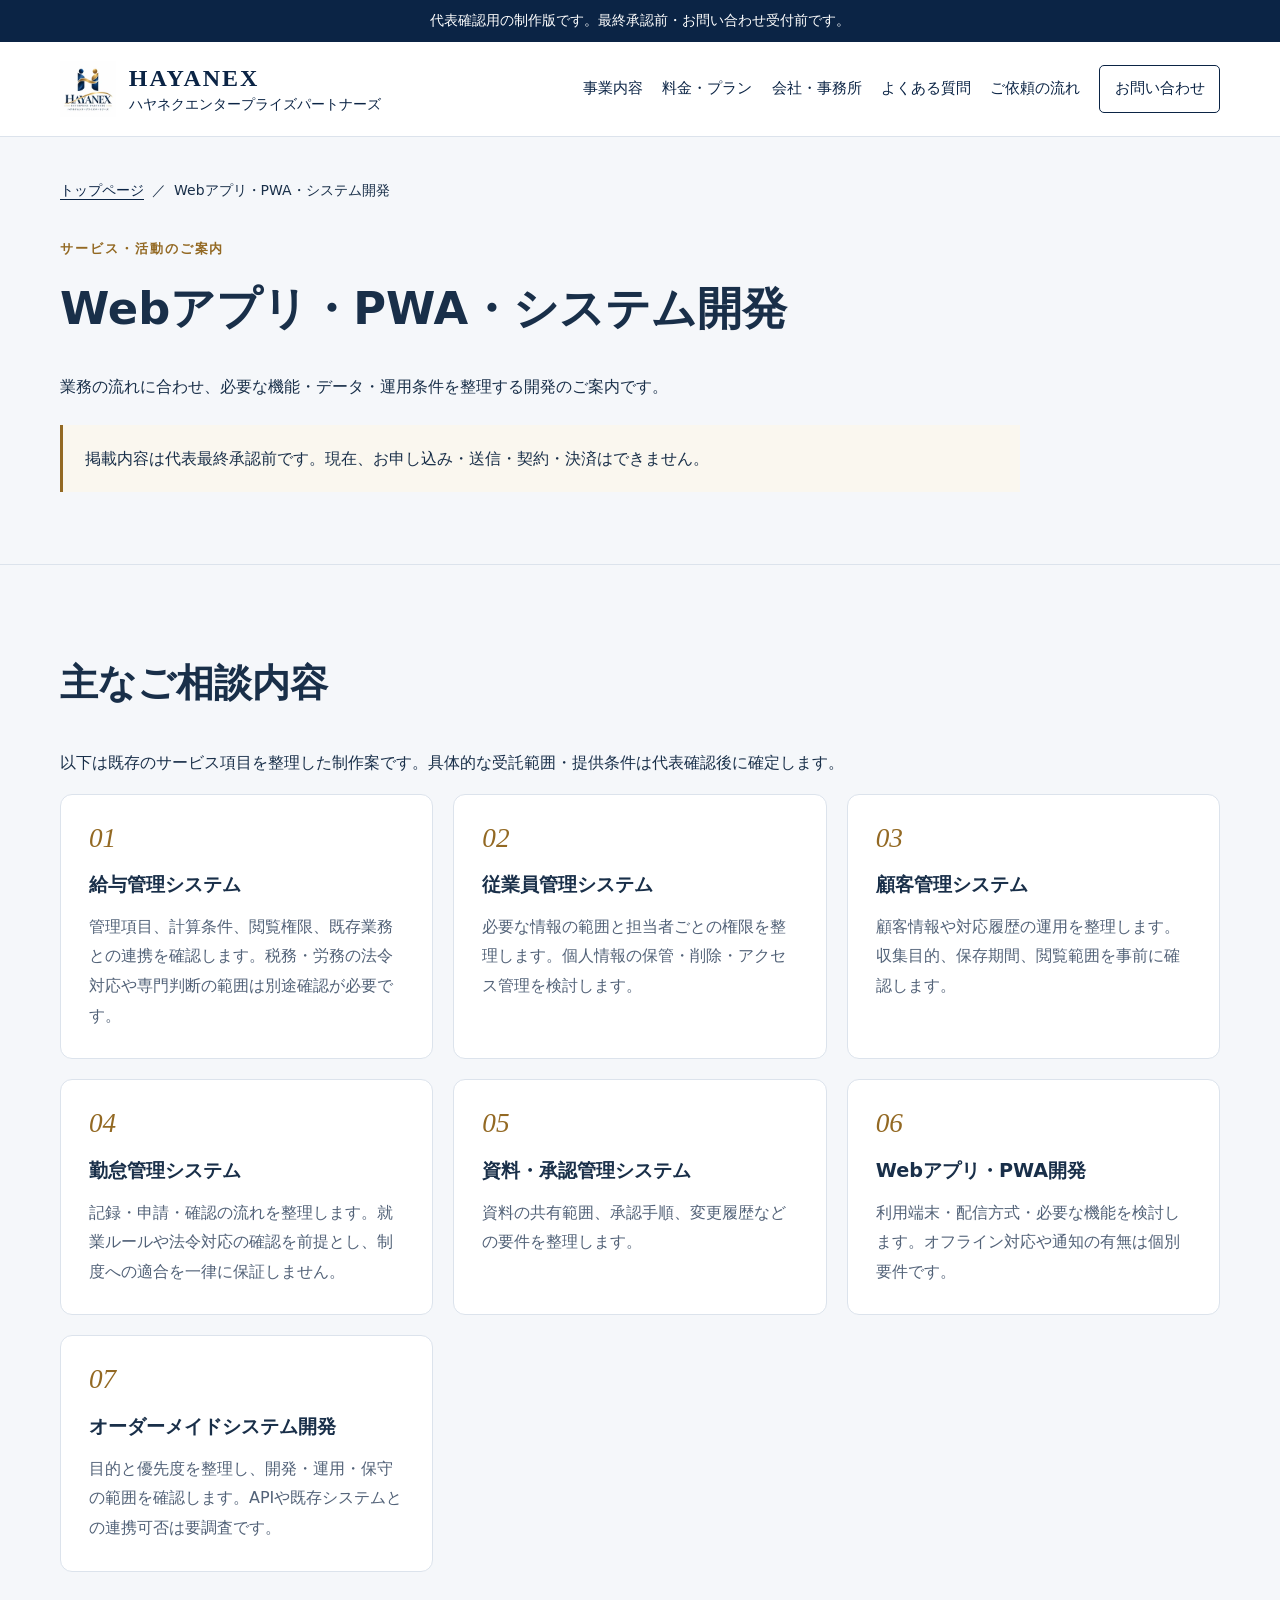
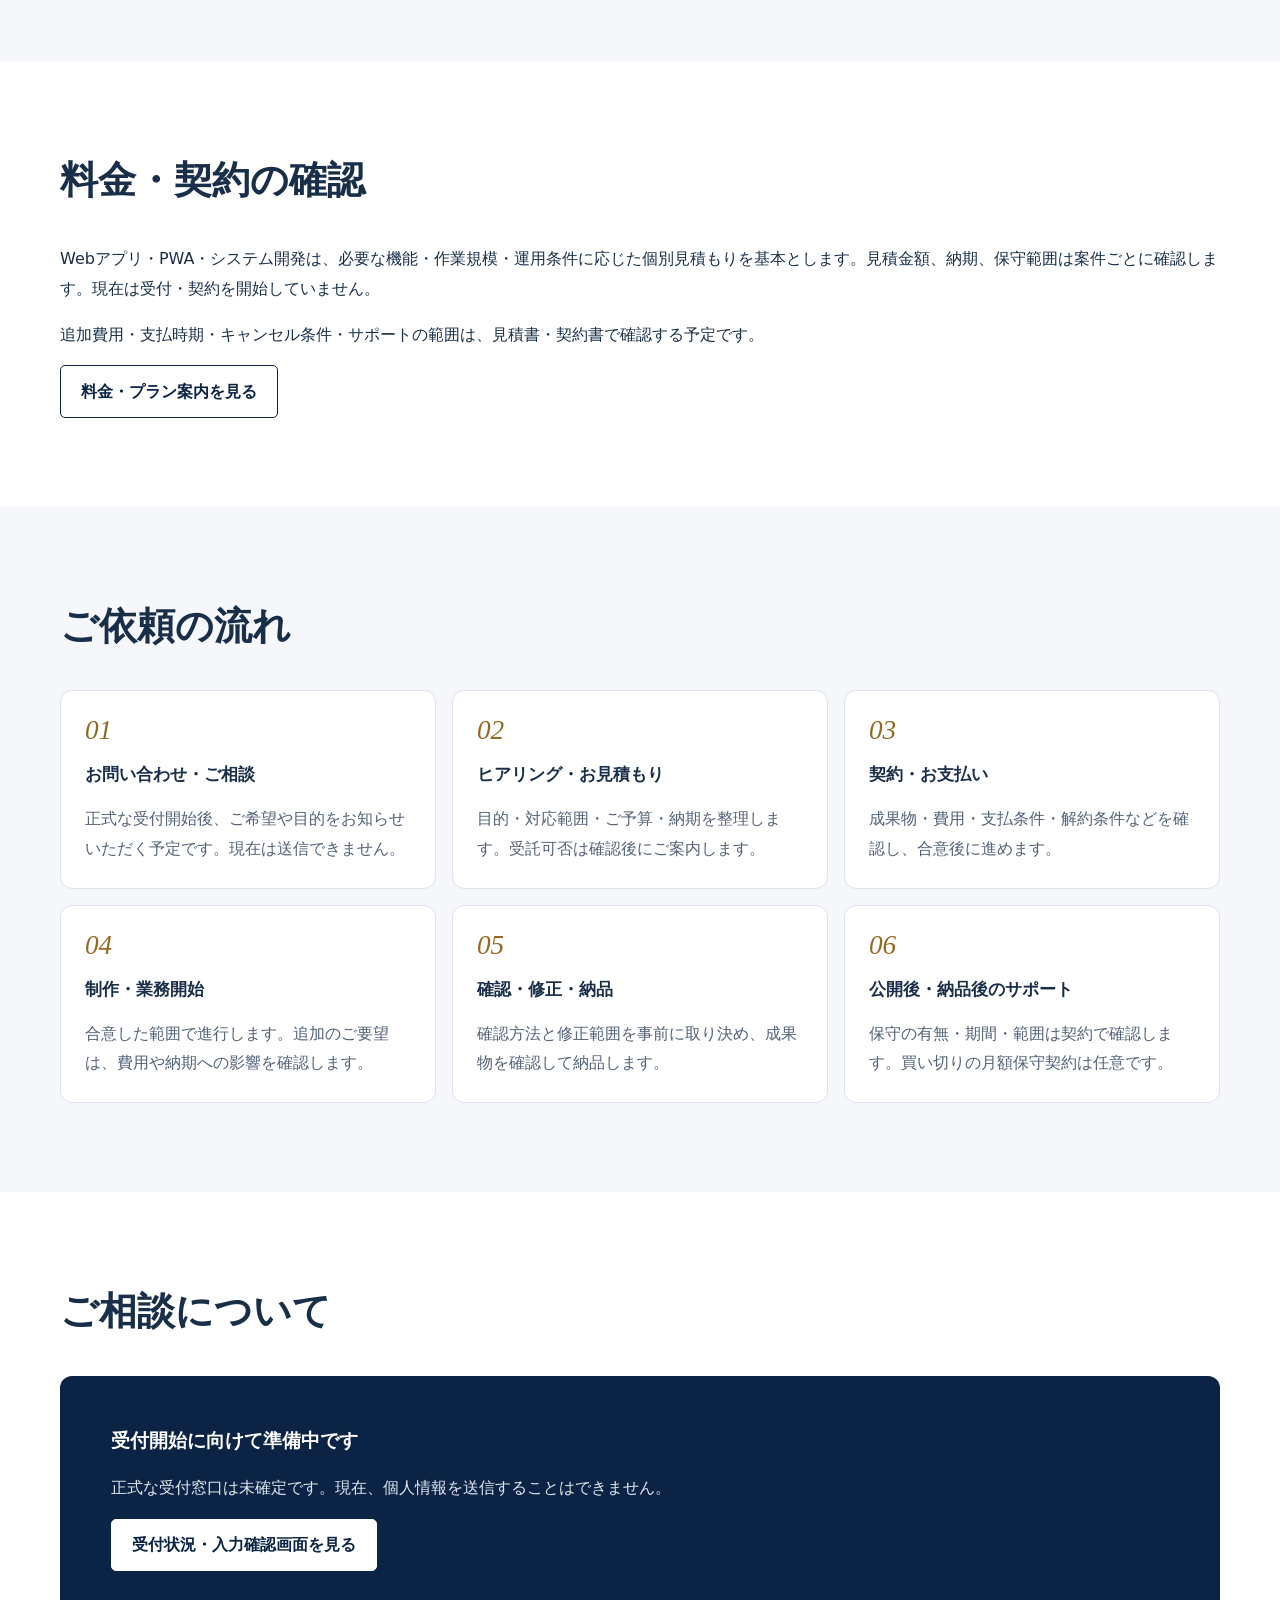
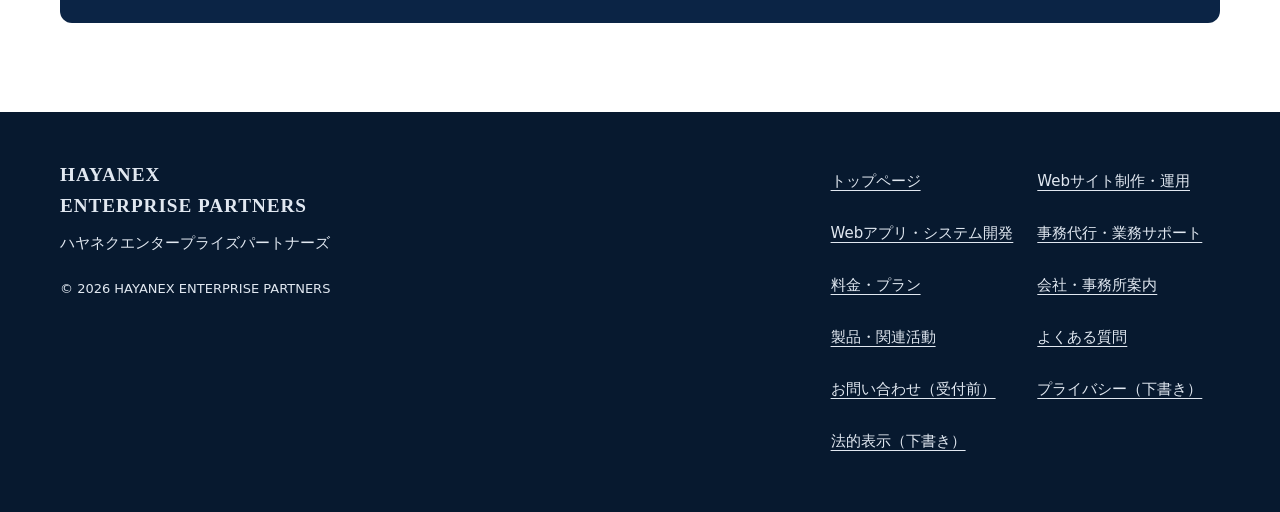
<file: business-system.html>
<!DOCTYPE html>
<html lang="ja">
  <head>
    <meta charset="UTF-8">
    <meta name="viewport" content="width=device-width, initial-scale=1">
    <meta name="robots" content="noindex, nofollow">
    <meta name="theme-color" content="#0b2445">
    <meta name="referrer" content="strict-origin-when-cross-origin">
    <meta
      http-equiv="Content-Security-Policy"
      content="default-src 'self'; script-src 'self'; style-src 'self'; img-src 'self'; connect-src 'none'; object-src 'none'; base-uri 'none'; form-action 'none'">
    <meta
      name="description"
      content="業務の流れに合わせ、必要な機能・データ・運用条件を整理する開発のご案内です。">
    <title>
      Webアプリ・PWA・システム開発 | ハヤネクエンタープライズパートナーズ
    </title>
    <meta property="og:type" content="website">
    <meta property="og:locale" content="ja_JP">
    <meta property="og:title" content="Webアプリ・PWA・システム開発">
    <meta
      property="og:description"
      content="業務の流れに合わせ、必要な機能・データ・運用条件を整理する開発のご案内です。">
    <link rel="icon" type="image/webp" href="assets/images/logo-160.webp">
    <script src="assets/js/navigation-boot.js"></script>
<link rel="stylesheet" href="assets/css/site.css">
    <script src="assets/js/site.js" defer></script>
  </head>
  <body>
    <a class="skip" href="#main">本文へ移動</a>
    <p class="review-banner">
      代表確認用の制作版です。最終承認前・お問い合わせ受付前です。
    </p>
    <header class="site-header">
      <div class="wrap header-inner">
        <a class="brand" href="index.html#top"
          ><img
            src="assets/images/logo-160.webp"
            width="56"
            height="56"
            alt=""><span class="brand-copy"
            ><strong>HAYANEX</strong
            ><small>ハヤネクエンタープライズパートナーズ</small></span
          ></a
        ><button
          class="nav-toggle"
          type="button"
          aria-controls="primary-nav"
          aria-expanded="false"
          aria-label="メニューを開く"
        >
          <span class="menu-icon" aria-hidden="true"><span></span></span
          ><span class="menu-label">メニュー</span>
        </button>
        <nav class="primary-nav" id="primary-nav" aria-label="メインメニュー">
          <a href="index.html#business">事業内容</a
          ><a href="pricing.html">料金・プラン</a
          ><a href="about.html">会社・事務所</a
          ><a href="faq.html">よくある質問</a
          ><a href="index.html#flow">ご依頼の流れ</a
          ><a href="contact.html" class="nav-contact">お問い合わせ</a>
        </nav>
      </div>
    </header>
    <main id="main" tabindex="-1">
      <div class="page-intro">
        <div class="wrap">
          <nav class="breadcrumbs" aria-label="現在位置">
            <a href="index.html">トップページ</a
            ><span aria-hidden="true">／</span
            ><span aria-current="page">Webアプリ・PWA・システム開発</span>
          </nav>
          <span class="eyebrow">サービス・活動のご案内</span>
          <h1>Webアプリ・PWA・システム開発</h1>
          <p>
            業務の流れに合わせ、必要な機能・データ・運用条件を整理する開発のご案内です。
          </p>
          <p class="notice">
            掲載内容は代表最終承認前です。現在、お申し込み・送信・契約・決済はできません。
          </p>
        </div>
      </div>
      <section id="services" class="section section-alt">
        <div class="wrap">
          <div class="section-heading"><h2>主なご相談内容</h2></div>
          <p>
            以下は既存のサービス項目を整理した制作案です。具体的な受託範囲・提供条件は代表確認後に確定します。
          </p>
          <div class="grid">
            <article class="card">
              <span class="num" aria-hidden="true">01</span>
              <h3>給与管理システム</h3>
              <p>
                管理項目、計算条件、閲覧権限、既存業務との連携を確認します。税務・労務の法令対応や専門判断の範囲は別途確認が必要です。
              </p>
            </article>
            <article class="card">
              <span class="num" aria-hidden="true">02</span>
              <h3>従業員管理システム</h3>
              <p>
                必要な情報の範囲と担当者ごとの権限を整理します。個人情報の保管・削除・アクセス管理を検討します。
              </p>
            </article>
            <article class="card">
              <span class="num" aria-hidden="true">03</span>
              <h3>顧客管理システム</h3>
              <p>
                顧客情報や対応履歴の運用を整理します。収集目的、保存期間、閲覧範囲を事前に確認します。
              </p>
            </article>
            <article class="card">
              <span class="num" aria-hidden="true">04</span>
              <h3>勤怠管理システム</h3>
              <p>
                記録・申請・確認の流れを整理します。就業ルールや法令対応の確認を前提とし、制度への適合を一律に保証しません。
              </p>
            </article>
            <article class="card">
              <span class="num" aria-hidden="true">05</span>
              <h3>資料・承認管理システム</h3>
              <p>資料の共有範囲、承認手順、変更履歴などの要件を整理します。</p>
            </article>
            <article class="card">
              <span class="num" aria-hidden="true">06</span>
              <h3>Webアプリ・PWA開発</h3>
              <p>
                利用端末・配信方式・必要な機能を検討します。オフライン対応や通知の有無は個別要件です。
              </p>
            </article>
            <article class="card">
              <span class="num" aria-hidden="true">07</span>
              <h3>オーダーメイドシステム開発</h3>
              <p>
                目的と優先度を整理し、開発・運用・保守の範囲を確認します。APIや既存システムとの連携可否は要調査です。
              </p>
            </article>
          </div>
        </div>
      </section>
      <section id="pricing" class="section">
        <div class="wrap">
          <div class="section-heading"><h2>料金・契約の確認</h2></div>
          <p>
            Webアプリ・PWA・システム開発は、必要な機能・作業規模・運用条件に応じた個別見積もりを基本とします。見積金額、納期、保守範囲は案件ごとに確認します。現在は受付・契約を開始していません。
          </p>
          <p>
            追加費用・支払時期・キャンセル条件・サポートの範囲は、見積書・契約書で確認する予定です。
          </p>
          <a class="btn btn-secondary" href="pricing.html"
            >料金・プラン案内を見る</a
          >
        </div>
      </section>
      <section id="flow" class="section section-alt">
        <div class="wrap">
          <div class="section-heading"><h2>ご依頼の流れ</h2></div>
          <ol class="steps">
            <li class="step">
              <h3>お問い合わせ・ご相談</h3>
              <p>
                正式な受付開始後、ご希望や目的をお知らせいただく予定です。現在は送信できません。
              </p>
            </li>
            <li class="step">
              <h3>ヒアリング・お見積もり</h3>
              <p>
                目的・対応範囲・ご予算・納期を整理します。受託可否は確認後にご案内します。
              </p>
            </li>
            <li class="step">
              <h3>契約・お支払い</h3>
              <p>
                成果物・費用・支払条件・解約条件などを確認し、合意後に進めます。
              </p>
            </li>
            <li class="step">
              <h3>制作・業務開始</h3>
              <p>
                合意した範囲で進行します。追加のご要望は、費用や納期への影響を確認します。
              </p>
            </li>
            <li class="step">
              <h3>確認・修正・納品</h3>
              <p>
                確認方法と修正範囲を事前に取り決め、成果物を確認して納品します。
              </p>
            </li>
            <li class="step">
              <h3>公開後・納品後のサポート</h3>
              <p>
                保守の有無・期間・範囲は契約で確認します。買い切りの月額保守契約は任意です。
              </p>
            </li>
          </ol>
        </div>
      </section>
      <section id="contact" class="section">
        <div class="wrap">
          <div class="section-heading"><h2>ご相談について</h2></div>
          <div class="contact-box">
            <h3>受付開始に向けて準備中です</h3>
            <p>
              正式な受付窓口は未確定です。現在、個人情報を送信することはできません。
            </p>
            <a class="btn btn-secondary" href="contact.html"
              >受付状況・入力確認画面を見る</a
            >
          </div>
        </div>
      </section>
    </main>
    <footer class="site-footer">
      <div class="wrap footer-row">
        <div>
          <div class="footer-brand">HAYANEX<br>ENTERPRISE PARTNERS</div>
          <p class="footer-ja">ハヤネクエンタープライズパートナーズ</p>
          <small>© 2026 HAYANEX ENTERPRISE PARTNERS</small>
        </div>
        <nav
          class="footer-links footer-directory"
          aria-label="フッターメニュー"
        >
          <a href="index.html">トップページ</a
          ><a href="business-web.html">Webサイト制作・運用</a
          ><a href="business-system.html">Webアプリ・システム開発</a
          ><a href="business-support.html">事務代行・業務サポート</a
          ><a href="pricing.html">料金・プラン</a
          ><a href="about.html">会社・事務所案内</a
          ><a href="activities.html">製品・関連活動</a
          ><a href="faq.html">よくある質問</a
          ><a href="contact.html">お問い合わせ（受付前）</a
          ><a href="privacy.html">プライバシー（下書き）</a
          ><a href="legal.html">法的表示（下書き）</a>
        </nav>
      </div>
    </footer>
  </body>
</html>
</file>
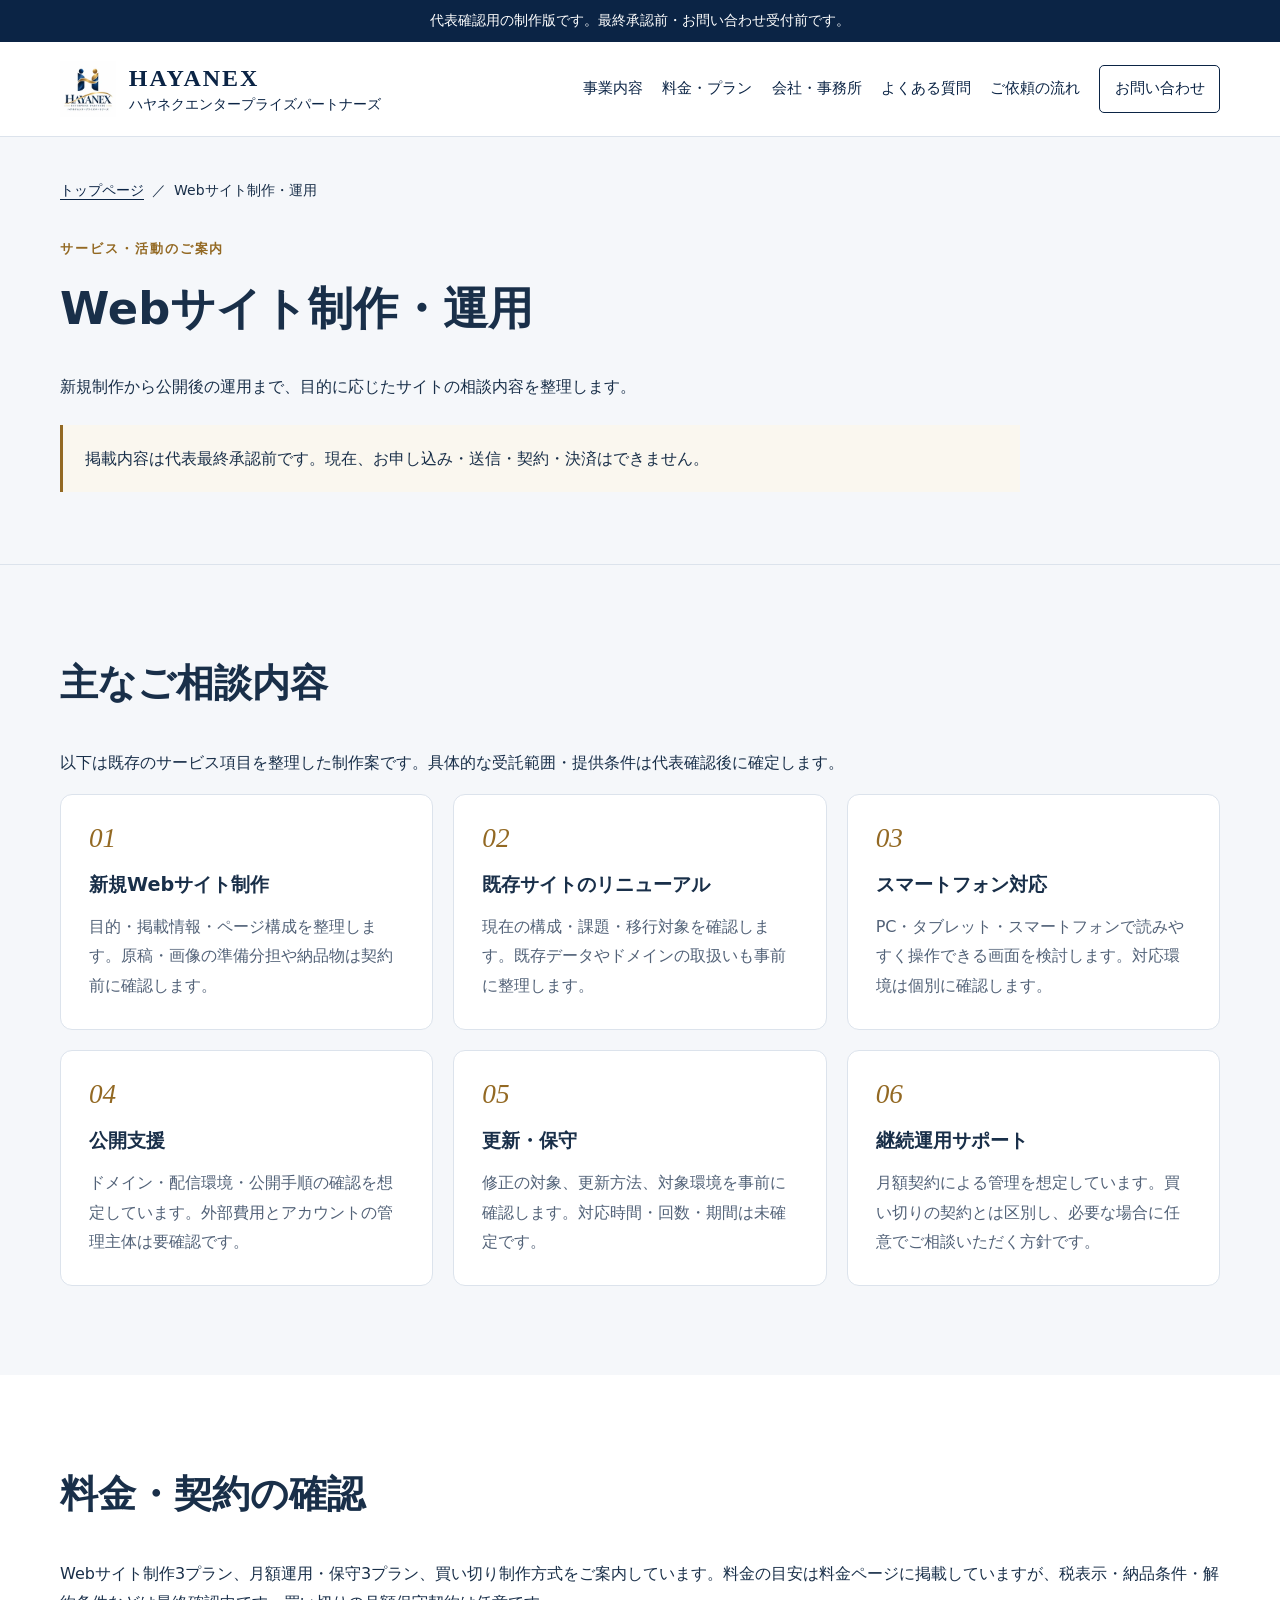
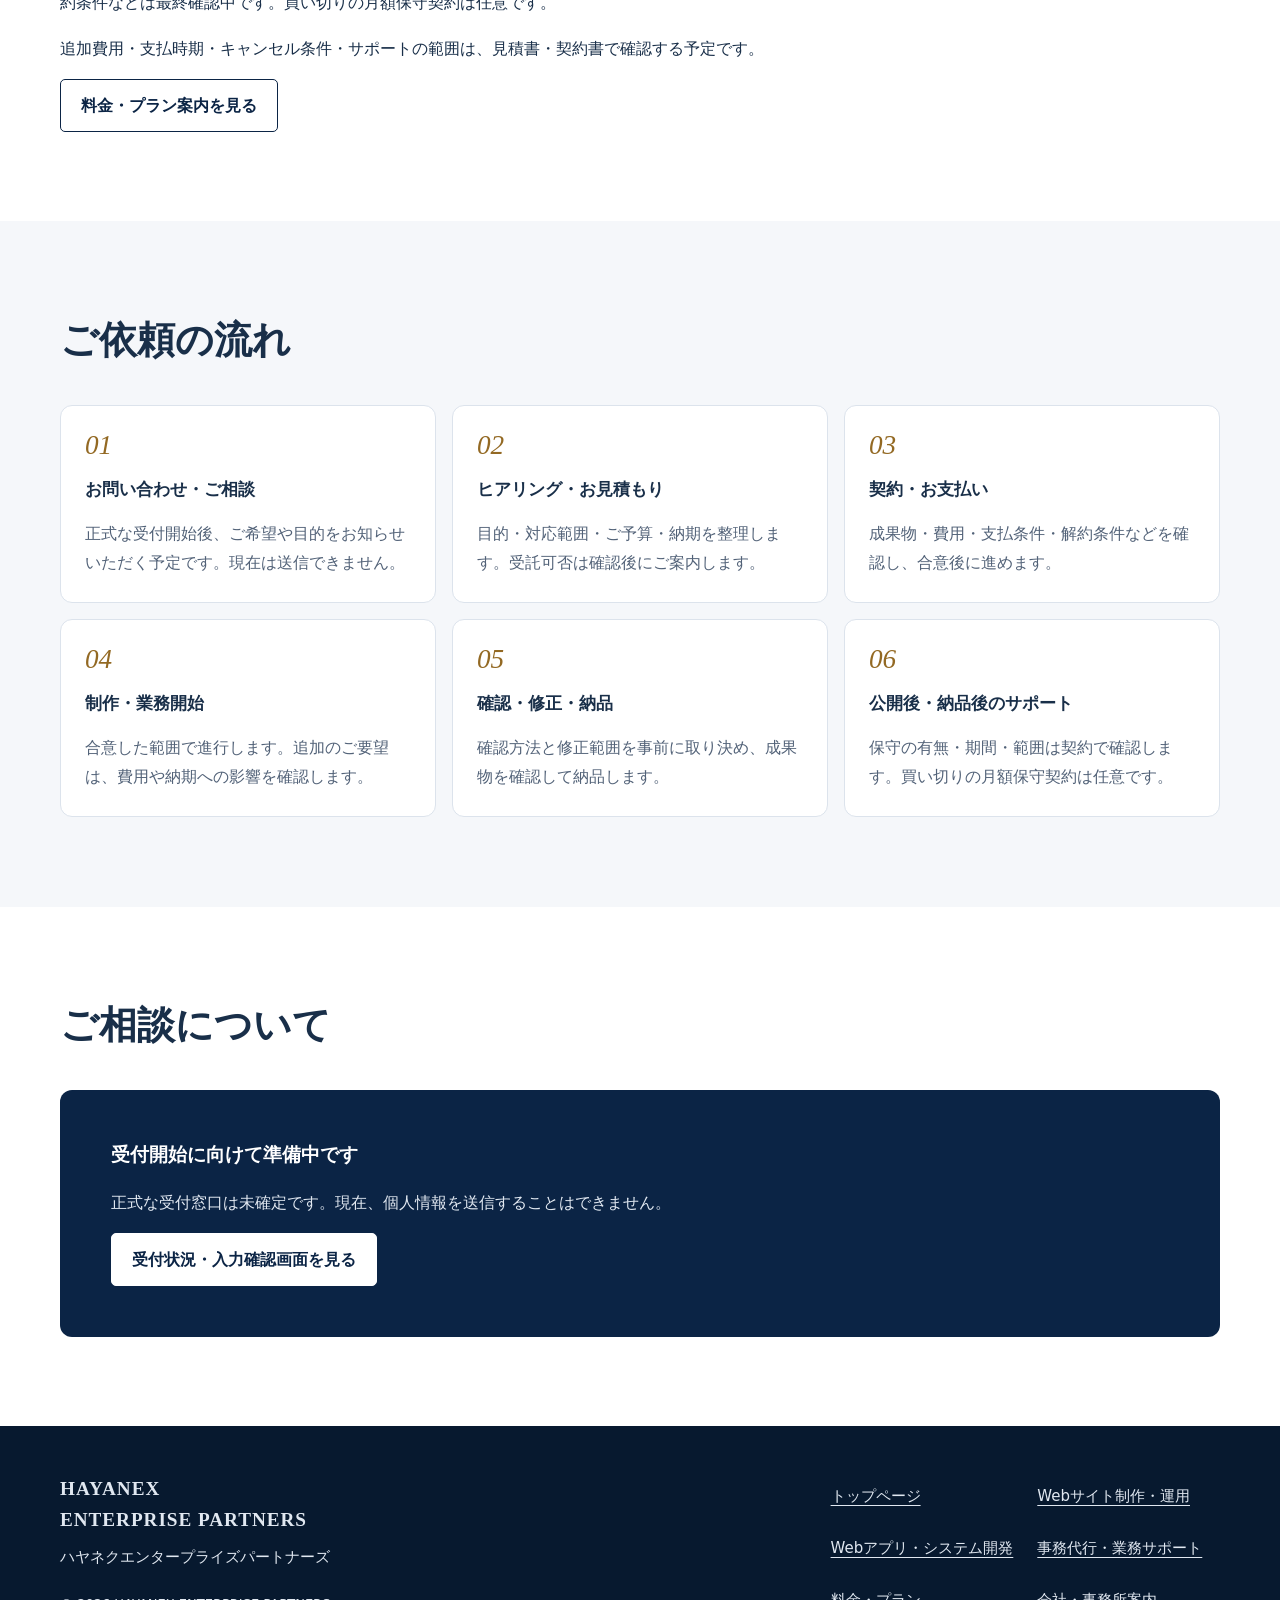
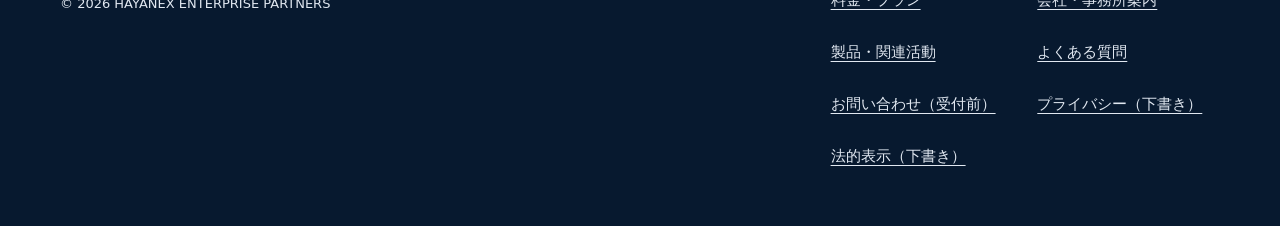
<file: business-web.html>
<!DOCTYPE html>
<html lang="ja">
  <head>
    <meta charset="UTF-8">
    <meta name="viewport" content="width=device-width, initial-scale=1">
    <meta name="robots" content="noindex, nofollow">
    <meta name="theme-color" content="#0b2445">
    <meta name="referrer" content="strict-origin-when-cross-origin">
    <meta
      http-equiv="Content-Security-Policy"
      content="default-src 'self'; script-src 'self'; style-src 'self'; img-src 'self'; connect-src 'none'; object-src 'none'; base-uri 'none'; form-action 'none'">
    <meta
      name="description"
      content="新規制作から公開後の運用まで、目的に応じたサイトの相談内容を整理します。">
    <title>Webサイト制作・運用 | ハヤネクエンタープライズパートナーズ</title>
    <meta property="og:type" content="website">
    <meta property="og:locale" content="ja_JP">
    <meta property="og:title" content="Webサイト制作・運用">
    <meta
      property="og:description"
      content="新規制作から公開後の運用まで、目的に応じたサイトの相談内容を整理します。">
    <link rel="icon" type="image/webp" href="assets/images/logo-160.webp">
    <script src="assets/js/navigation-boot.js"></script>
<link rel="stylesheet" href="assets/css/site.css">
    <script src="assets/js/site.js" defer></script>
  </head>
  <body>
    <a class="skip" href="#main">本文へ移動</a>
    <p class="review-banner">
      代表確認用の制作版です。最終承認前・お問い合わせ受付前です。
    </p>
    <header class="site-header">
      <div class="wrap header-inner">
        <a class="brand" href="index.html#top"
          ><img
            src="assets/images/logo-160.webp"
            width="56"
            height="56"
            alt=""><span class="brand-copy"
            ><strong>HAYANEX</strong
            ><small>ハヤネクエンタープライズパートナーズ</small></span
          ></a
        ><button
          class="nav-toggle"
          type="button"
          aria-controls="primary-nav"
          aria-expanded="false"
          aria-label="メニューを開く"
        >
          <span class="menu-icon" aria-hidden="true"><span></span></span
          ><span class="menu-label">メニュー</span>
        </button>
        <nav class="primary-nav" id="primary-nav" aria-label="メインメニュー">
          <a href="index.html#business">事業内容</a
          ><a href="pricing.html">料金・プラン</a
          ><a href="about.html">会社・事務所</a
          ><a href="faq.html">よくある質問</a
          ><a href="index.html#flow">ご依頼の流れ</a
          ><a href="contact.html" class="nav-contact">お問い合わせ</a>
        </nav>
      </div>
    </header>
    <main id="main" tabindex="-1">
      <div class="page-intro">
        <div class="wrap">
          <nav class="breadcrumbs" aria-label="現在位置">
            <a href="index.html">トップページ</a
            ><span aria-hidden="true">／</span
            ><span aria-current="page">Webサイト制作・運用</span>
          </nav>
          <span class="eyebrow">サービス・活動のご案内</span>
          <h1>Webサイト制作・運用</h1>
          <p>
            新規制作から公開後の運用まで、目的に応じたサイトの相談内容を整理します。
          </p>
          <p class="notice">
            掲載内容は代表最終承認前です。現在、お申し込み・送信・契約・決済はできません。
          </p>
        </div>
      </div>
      <section id="services" class="section section-alt">
        <div class="wrap">
          <div class="section-heading"><h2>主なご相談内容</h2></div>
          <p>
            以下は既存のサービス項目を整理した制作案です。具体的な受託範囲・提供条件は代表確認後に確定します。
          </p>
          <div class="grid">
            <article class="card">
              <span class="num" aria-hidden="true">01</span>
              <h3>新規Webサイト制作</h3>
              <p>
                目的・掲載情報・ページ構成を整理します。原稿・画像の準備分担や納品物は契約前に確認します。
              </p>
            </article>
            <article class="card">
              <span class="num" aria-hidden="true">02</span>
              <h3>既存サイトのリニューアル</h3>
              <p>
                現在の構成・課題・移行対象を確認します。既存データやドメインの取扱いも事前に整理します。
              </p>
            </article>
            <article class="card">
              <span class="num" aria-hidden="true">03</span>
              <h3>スマートフォン対応</h3>
              <p>
                PC・タブレット・スマートフォンで読みやすく操作できる画面を検討します。対応環境は個別に確認します。
              </p>
            </article>
            <article class="card">
              <span class="num" aria-hidden="true">04</span>
              <h3>公開支援</h3>
              <p>
                ドメイン・配信環境・公開手順の確認を想定しています。外部費用とアカウントの管理主体は要確認です。
              </p>
            </article>
            <article class="card">
              <span class="num" aria-hidden="true">05</span>
              <h3>更新・保守</h3>
              <p>
                修正の対象、更新方法、対象環境を事前に確認します。対応時間・回数・期間は未確定です。
              </p>
            </article>
            <article class="card">
              <span class="num" aria-hidden="true">06</span>
              <h3>継続運用サポート</h3>
              <p>
                月額契約による管理を想定しています。買い切りの契約とは区別し、必要な場合に任意でご相談いただく方針です。
              </p>
            </article>
          </div>
        </div>
      </section>
      <section id="pricing" class="section">
        <div class="wrap">
          <div class="section-heading"><h2>料金・契約の確認</h2></div>
          <p>
            Webサイト制作3プラン、月額運用・保守3プラン、買い切り制作方式をご案内しています。料金の目安は料金ページに掲載していますが、税表示・納品条件・解約条件などは最終確認中です。買い切りの月額保守契約は任意です。
          </p>
          <p>
            追加費用・支払時期・キャンセル条件・サポートの範囲は、見積書・契約書で確認する予定です。
          </p>
          <a class="btn btn-secondary" href="pricing.html"
            >料金・プラン案内を見る</a
          >
        </div>
      </section>
      <section id="flow" class="section section-alt">
        <div class="wrap">
          <div class="section-heading"><h2>ご依頼の流れ</h2></div>
          <ol class="steps">
            <li class="step">
              <h3>お問い合わせ・ご相談</h3>
              <p>
                正式な受付開始後、ご希望や目的をお知らせいただく予定です。現在は送信できません。
              </p>
            </li>
            <li class="step">
              <h3>ヒアリング・お見積もり</h3>
              <p>
                目的・対応範囲・ご予算・納期を整理します。受託可否は確認後にご案内します。
              </p>
            </li>
            <li class="step">
              <h3>契約・お支払い</h3>
              <p>
                成果物・費用・支払条件・解約条件などを確認し、合意後に進めます。
              </p>
            </li>
            <li class="step">
              <h3>制作・業務開始</h3>
              <p>
                合意した範囲で進行します。追加のご要望は、費用や納期への影響を確認します。
              </p>
            </li>
            <li class="step">
              <h3>確認・修正・納品</h3>
              <p>
                確認方法と修正範囲を事前に取り決め、成果物を確認して納品します。
              </p>
            </li>
            <li class="step">
              <h3>公開後・納品後のサポート</h3>
              <p>
                保守の有無・期間・範囲は契約で確認します。買い切りの月額保守契約は任意です。
              </p>
            </li>
          </ol>
        </div>
      </section>
      <section id="contact" class="section">
        <div class="wrap">
          <div class="section-heading"><h2>ご相談について</h2></div>
          <div class="contact-box">
            <h3>受付開始に向けて準備中です</h3>
            <p>
              正式な受付窓口は未確定です。現在、個人情報を送信することはできません。
            </p>
            <a class="btn btn-secondary" href="contact.html"
              >受付状況・入力確認画面を見る</a
            >
          </div>
        </div>
      </section>
    </main>
    <footer class="site-footer">
      <div class="wrap footer-row">
        <div>
          <div class="footer-brand">HAYANEX<br>ENTERPRISE PARTNERS</div>
          <p class="footer-ja">ハヤネクエンタープライズパートナーズ</p>
          <small>© 2026 HAYANEX ENTERPRISE PARTNERS</small>
        </div>
        <nav
          class="footer-links footer-directory"
          aria-label="フッターメニュー"
        >
          <a href="index.html">トップページ</a
          ><a href="business-web.html">Webサイト制作・運用</a
          ><a href="business-system.html">Webアプリ・システム開発</a
          ><a href="business-support.html">事務代行・業務サポート</a
          ><a href="pricing.html">料金・プラン</a
          ><a href="about.html">会社・事務所案内</a
          ><a href="activities.html">製品・関連活動</a
          ><a href="faq.html">よくある質問</a
          ><a href="contact.html">お問い合わせ（受付前）</a
          ><a href="privacy.html">プライバシー（下書き）</a
          ><a href="legal.html">法的表示（下書き）</a>
        </nav>
      </div>
    </footer>
  </body>
</html>
</file>
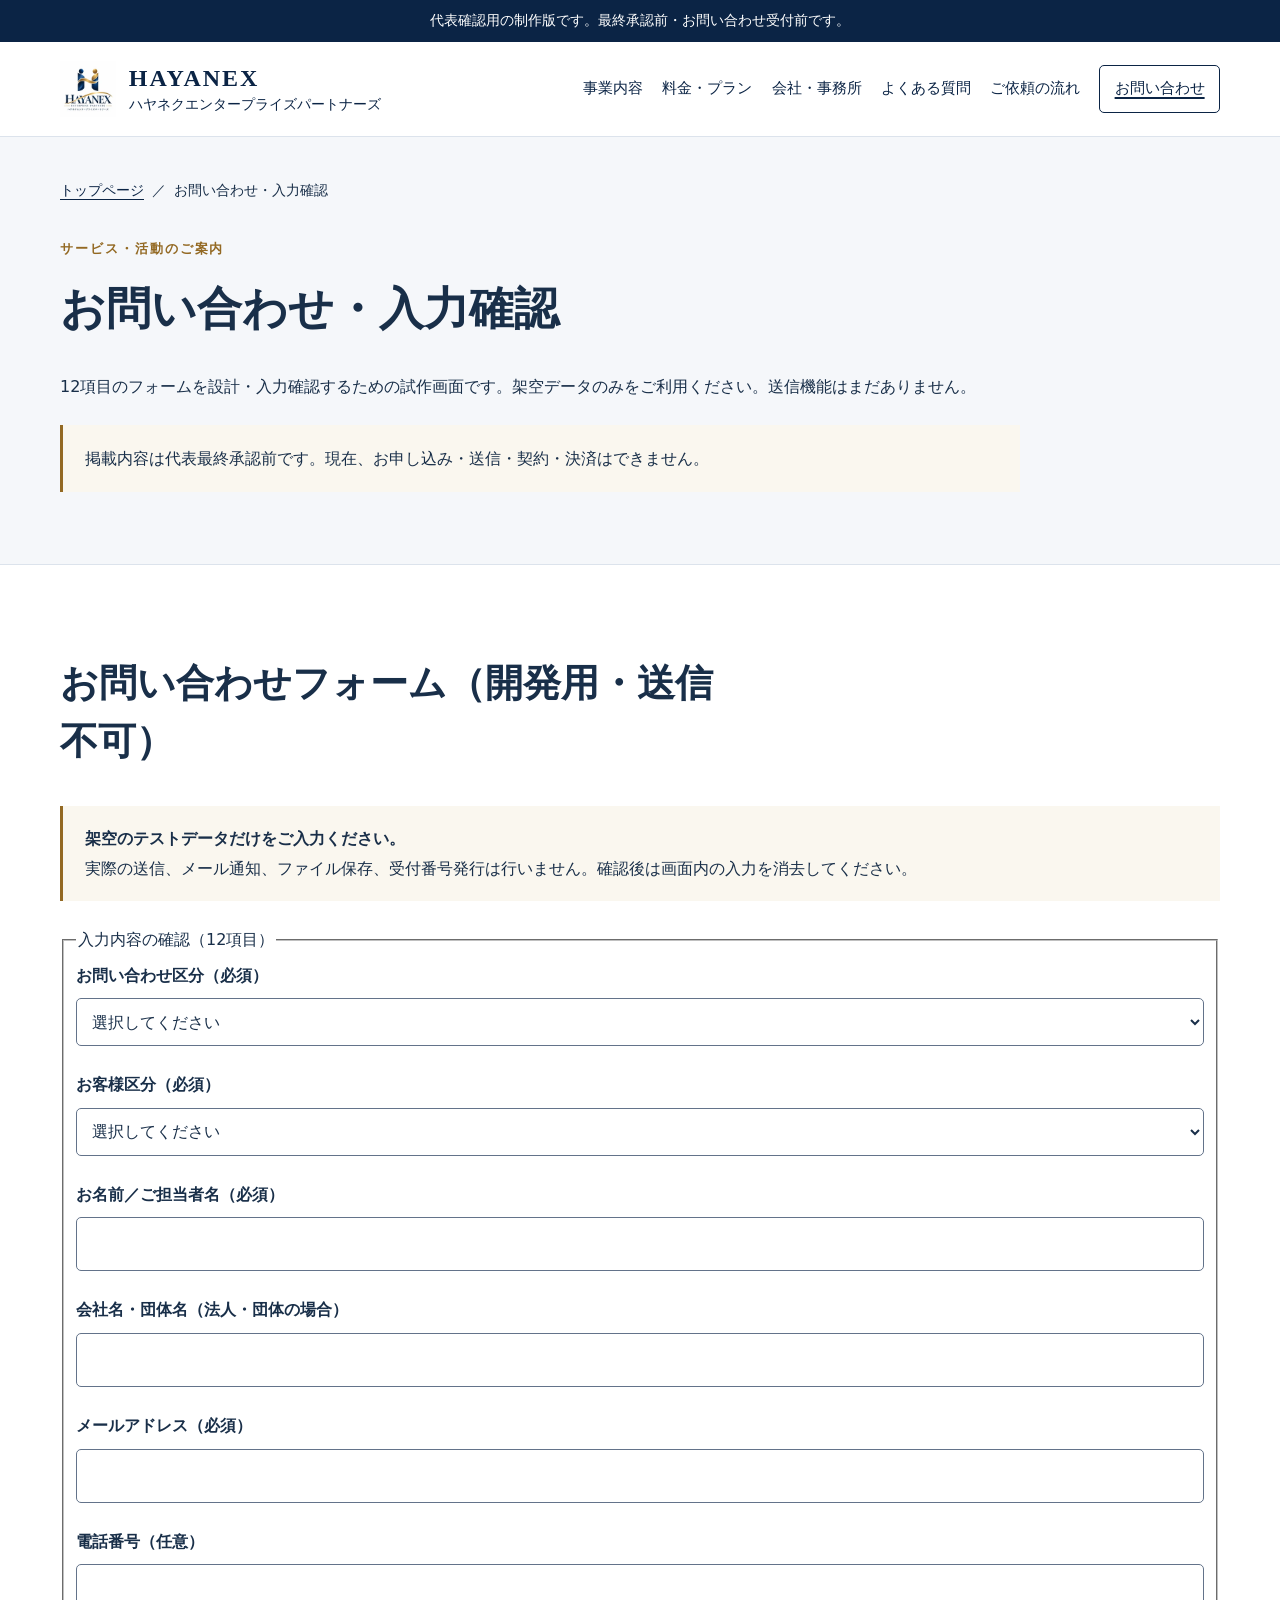
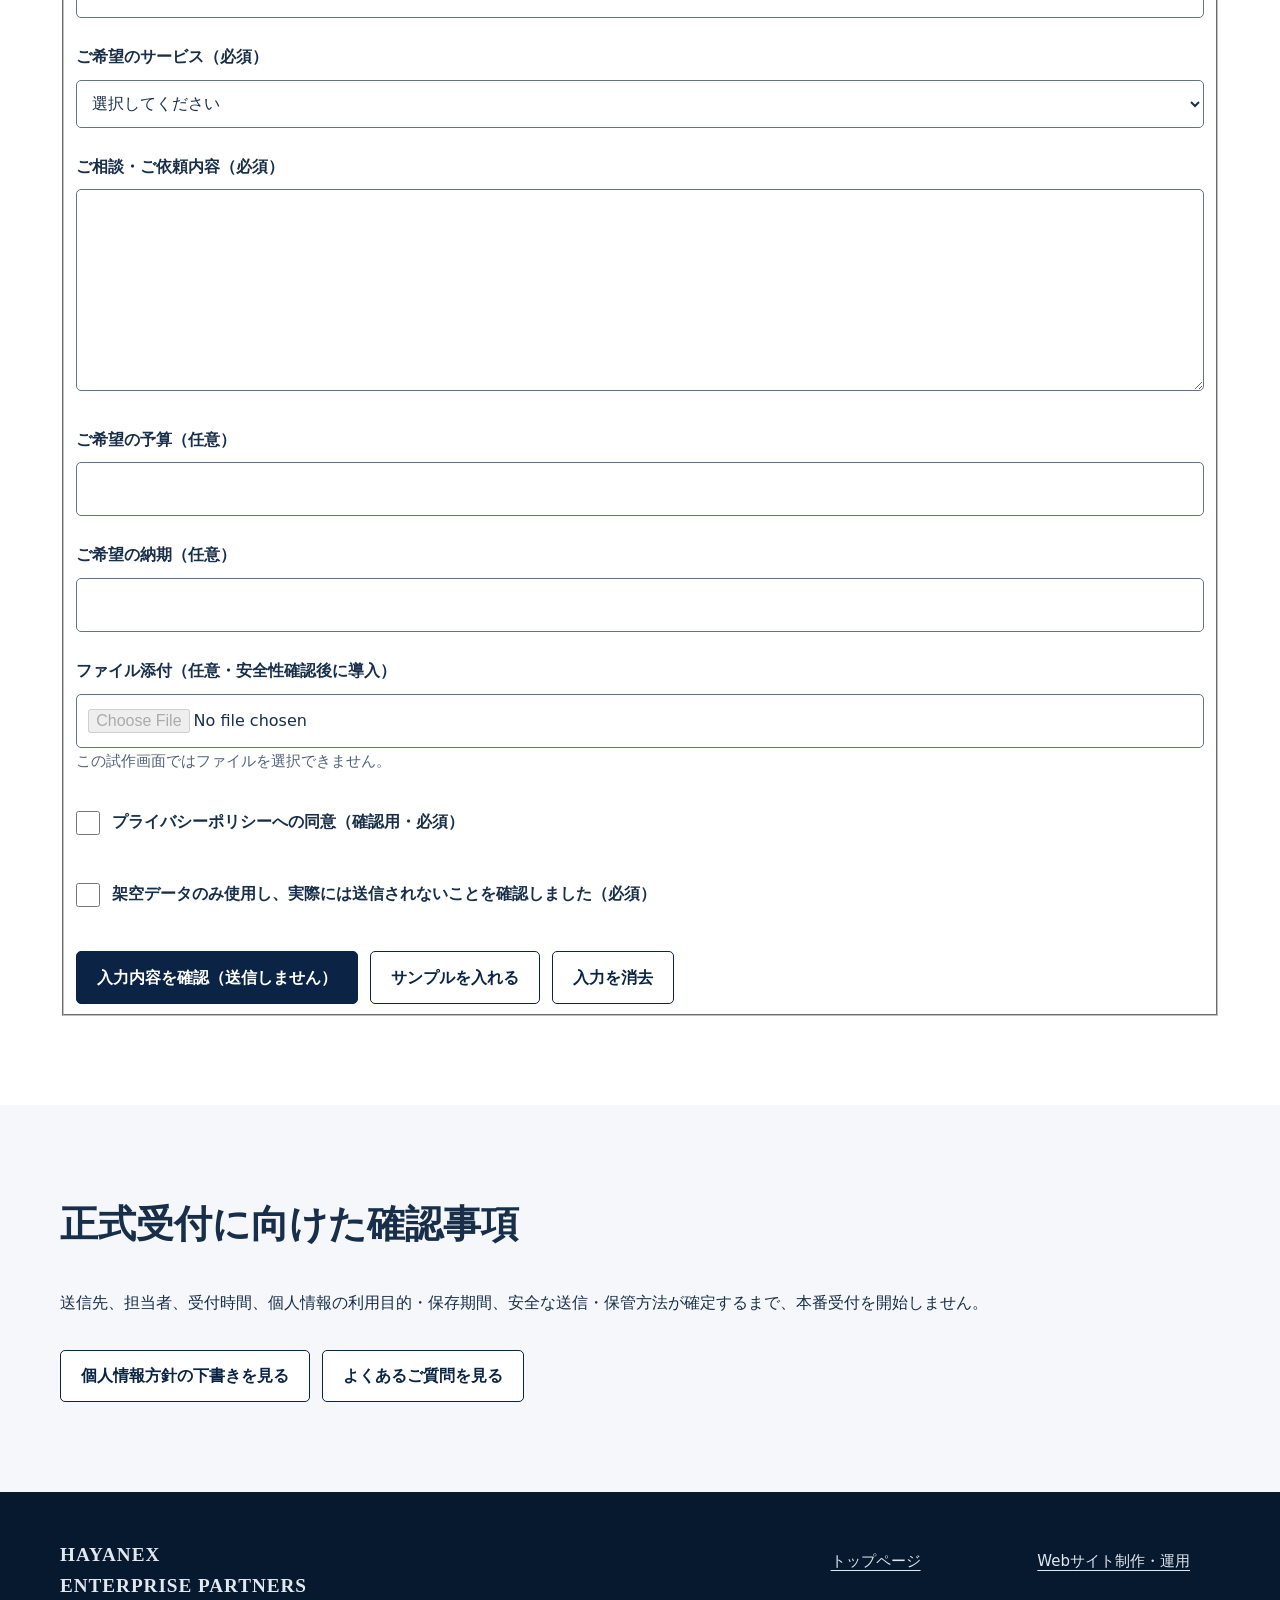
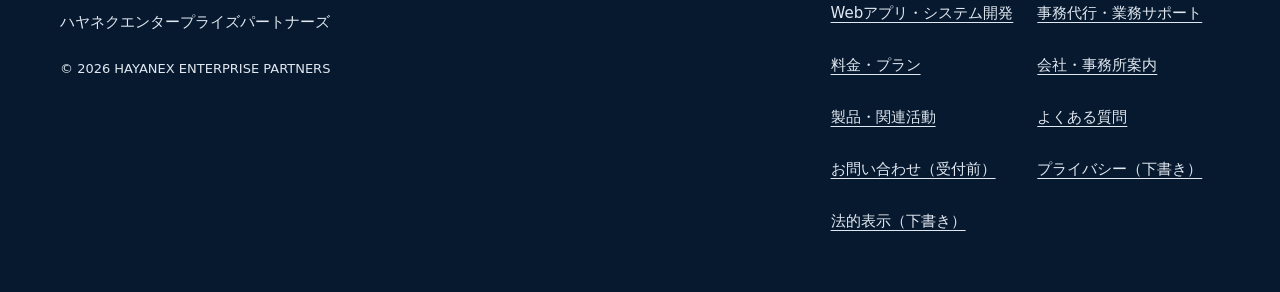
<file: contact.html>
<!DOCTYPE html>
<html lang="ja">
  <head>
    <meta charset="UTF-8">
    <meta name="viewport" content="width=device-width, initial-scale=1">
    <meta name="robots" content="noindex, nofollow">
    <meta name="theme-color" content="#0b2445">
    <meta name="referrer" content="strict-origin-when-cross-origin">
    <meta
      http-equiv="Content-Security-Policy"
      content="default-src 'self'; script-src 'self'; style-src 'self'; img-src 'self'; connect-src 'none'; object-src 'none'; base-uri 'none'; form-action 'none'">
    <meta
      name="description"
      content="受付前のご案内と架空データによる入力確認。通信・保存・実メール送信は行いません。">
    <title>お問い合わせ・入力確認 | ハヤネクエンタープライズパートナーズ</title>
    <meta property="og:type" content="website">
    <meta property="og:locale" content="ja_JP">
    <meta property="og:title" content="お問い合わせ・入力確認">
    <meta
      property="og:description"
      content="受付前のご案内と架空データによる入力確認。通信・保存・実メール送信は行いません。">
    <link rel="icon" type="image/webp" href="assets/images/logo-160.webp">
    <script src="assets/js/navigation-boot.js"></script>
<link rel="stylesheet" href="assets/css/site.css">
    <script src="assets/js/site.js" defer></script>
    <script src="assets/js/contact-prototype.js" defer></script>
  </head>
  <body>
    <a class="skip" href="#main">本文へ移動</a>
    <p class="review-banner">
      代表確認用の制作版です。最終承認前・お問い合わせ受付前です。
    </p>
    <header class="site-header">
      <div class="wrap header-inner">
        <a class="brand" href="index.html#top"
          ><img
            src="assets/images/logo-160.webp"
            width="56"
            height="56"
            alt=""><span class="brand-copy"
            ><strong>HAYANEX</strong
            ><small>ハヤネクエンタープライズパートナーズ</small></span
          ></a
        ><button
          class="nav-toggle"
          type="button"
          aria-controls="primary-nav"
          aria-expanded="false"
          aria-label="メニューを開く"
        >
          <span class="menu-icon" aria-hidden="true"><span></span></span
          ><span class="menu-label">メニュー</span>
        </button>
        <nav class="primary-nav" id="primary-nav" aria-label="メインメニュー">
          <a href="index.html#business">事業内容</a
          ><a href="pricing.html">料金・プラン</a
          ><a href="about.html">会社・事務所</a
          ><a href="faq.html">よくある質問</a
          ><a href="index.html#flow">ご依頼の流れ</a
          ><a href="contact.html" aria-current="page" class="nav-contact"
            >お問い合わせ</a
          >
        </nav>
      </div>
    </header>
    <main id="main" tabindex="-1">
      <div class="page-intro">
        <div class="wrap">
          <nav class="breadcrumbs" aria-label="現在位置">
            <a href="index.html">トップページ</a
            ><span aria-hidden="true">／</span
            ><span aria-current="page">お問い合わせ・入力確認</span>
          </nav>
          <span class="eyebrow">サービス・活動のご案内</span>
          <h1>お問い合わせ・入力確認</h1>
          <p>
            12項目のフォームを設計・入力確認するための試作画面です。架空データのみをご利用ください。送信機能はまだありません。
          </p>
          <p class="notice">
            掲載内容は代表最終承認前です。現在、お申し込み・送信・契約・決済はできません。
          </p>
        </div>
      </div>
      <section id="prototype" class="section"><div class="wrap"><div class="section-heading"><h2>お問い合わせフォーム（開発用・送信不可）</h2></div><div class="notice"><strong>架空のテストデータだけをご入力ください。</strong><p>実際の送信、メール通知、ファイル保存、受付番号発行は行いません。確認後は画面内の入力を消去してください。</p></div><noscript><p class="notice">JavaScriptが無効のため入力確認を停止しています。送信機能はありません。</p></noscript><form id="contact-prototype" autocomplete="off" novalidate><fieldset disabled><legend>入力内容の確認（12項目）</legend><div class="form-field"><label for="cp-type">お問い合わせ区分（必須）</label><select id="cp-type" name="type" required autocomplete="off" aria-describedby="err-type"><option value="">選択してください</option><option value="estimate">お見積もり・制作依頼</option><option value="consult">ご相談</option><option value="other">その他</option></select><p class="field-error" id="err-type"></p></div><div class="form-field"><label for="cp-client">お客様区分（必須）</label><select id="cp-client" name="client" required autocomplete="off" aria-describedby="err-client"><option value="">選択してください</option><option value="person">個人</option><option value="corporate">法人</option><option value="group">団体</option></select><p class="field-error" id="err-client"></p></div><div class="form-field"><label for="cp-name">お名前／ご担当者名（必須）</label><input type="text" id="cp-name" name="name" required autocomplete="off" aria-describedby="err-name" maxlength="50"><p class="field-error" id="err-name"></p></div><div class="form-field"><label for="cp-organization">会社名・団体名（法人・団体の場合）</label><input type="text" id="cp-organization" name="organization"  autocomplete="off" aria-describedby="err-organization" maxlength="120"><p class="field-error" id="err-organization"></p></div><div class="form-field"><label for="cp-email">メールアドレス（必須）</label><input type="email" id="cp-email" name="email" required autocomplete="off" aria-describedby="err-email" maxlength="254"><p class="field-error" id="err-email"></p></div><div class="form-field"><label for="cp-phone">電話番号（任意）</label><input type="tel" id="cp-phone" name="phone"  autocomplete="off" aria-describedby="err-phone" maxlength="20"><p class="field-error" id="err-phone"></p></div><div class="form-field"><label for="cp-service">ご希望のサービス（必須）</label><select id="cp-service" name="service" required autocomplete="off" aria-describedby="err-service"><option value="">選択してください</option><option value="web">Webサイト制作・運用</option><option value="app">Webアプリ・システム開発</option><option value="support">事務代行・業務サポート</option><option value="other">その他</option></select><p class="field-error" id="err-service"></p></div><div class="form-field"><label for="cp-message">ご相談・ご依頼内容（必須）</label><textarea id="cp-message" name="message" required autocomplete="off" aria-describedby="err-message" maxlength="2000" rows="6"></textarea><p class="field-error" id="err-message"></p></div><div class="form-field"><label for="cp-budget">ご希望の予算（任意）</label><input type="text" id="cp-budget" name="budget"  autocomplete="off" aria-describedby="err-budget" maxlength="60"><p class="field-error" id="err-budget"></p></div><div class="form-field"><label for="cp-deadline">ご希望の納期（任意）</label><input type="text" id="cp-deadline" name="deadline"  autocomplete="off" aria-describedby="err-deadline" maxlength="60"><p class="field-error" id="err-deadline"></p></div><div class="form-field"><label for="cp-attachment">ファイル添付（任意・安全性確認後に導入）</label><input id="cp-attachment" type="file" disabled><p class="field-help">この試作画面ではファイルを選択できません。</p></div><div class="form-field"><label class="checkbox-label"><input id="cp-consent" type="checkbox" required aria-describedby="err-consent">プライバシーポリシーへの同意（確認用・必須）</label><p class="field-error" id="err-consent"></p></div><div class="form-field"><label class="checkbox-label"><input id="cp-demo" type="checkbox" required aria-describedby="err-demo">架空データのみ使用し、実際には送信されないことを確認しました（必須）</label><p class="field-error" id="err-demo"></p></div><p class="form-feedback" id="cp-error" role="alert"></p><div class="hero-actions"><button class="btn" type="submit" id="cp-review">入力内容を確認（送信しません）</button><button class="btn btn-secondary" type="button" id="cp-sample">サンプルを入れる</button><button class="btn btn-secondary" type="reset">入力を消去</button></div></fieldset><div id="cp-review-panel" hidden class="notice" tabindex="-1"><h3>入力形式の確認が完了しました</h3><p>必須項目や形式に問題はありません。お客様情報の送信・保存は行っていません。</p><p><strong>この画面では正式な受付は成立しません。</strong></p><button type="button" class="btn btn-secondary" id="cp-back">入力画面へ戻る</button></div></form></div></section>
      <section id="reception" class="section section-alt">
        <div class="wrap">
          <div class="section-heading"><h2>正式受付に向けた確認事項</h2></div>
          <p>
            送信先、担当者、受付時間、個人情報の利用目的・保存期間、安全な送信・保管方法が確定するまで、本番受付を開始しません。
          </p>
          <div class="hero-actions">
            <a class="btn btn-secondary" href="privacy.html"
              >個人情報方針の下書きを見る</a
            ><a class="btn btn-secondary" href="faq.html"
              >よくあるご質問を見る</a
            >
          </div>
        </div>
      </section>
    </main>
    <footer class="site-footer">
      <div class="wrap footer-row">
        <div>
          <div class="footer-brand">HAYANEX<br>ENTERPRISE PARTNERS</div>
          <p class="footer-ja">ハヤネクエンタープライズパートナーズ</p>
          <small>© 2026 HAYANEX ENTERPRISE PARTNERS</small>
        </div>
        <nav
          class="footer-links footer-directory"
          aria-label="フッターメニュー"
        >
          <a href="index.html">トップページ</a
          ><a href="business-web.html">Webサイト制作・運用</a
          ><a href="business-system.html">Webアプリ・システム開発</a
          ><a href="business-support.html">事務代行・業務サポート</a
          ><a href="pricing.html">料金・プラン</a
          ><a href="about.html">会社・事務所案内</a
          ><a href="activities.html">製品・関連活動</a
          ><a href="faq.html">よくある質問</a
          ><a href="contact.html">お問い合わせ（受付前）</a
          ><a href="privacy.html">プライバシー（下書き）</a
          ><a href="legal.html">法的表示（下書き）</a>
        </nav>
      </div>
    </footer>
  </body>
</html>
</file>
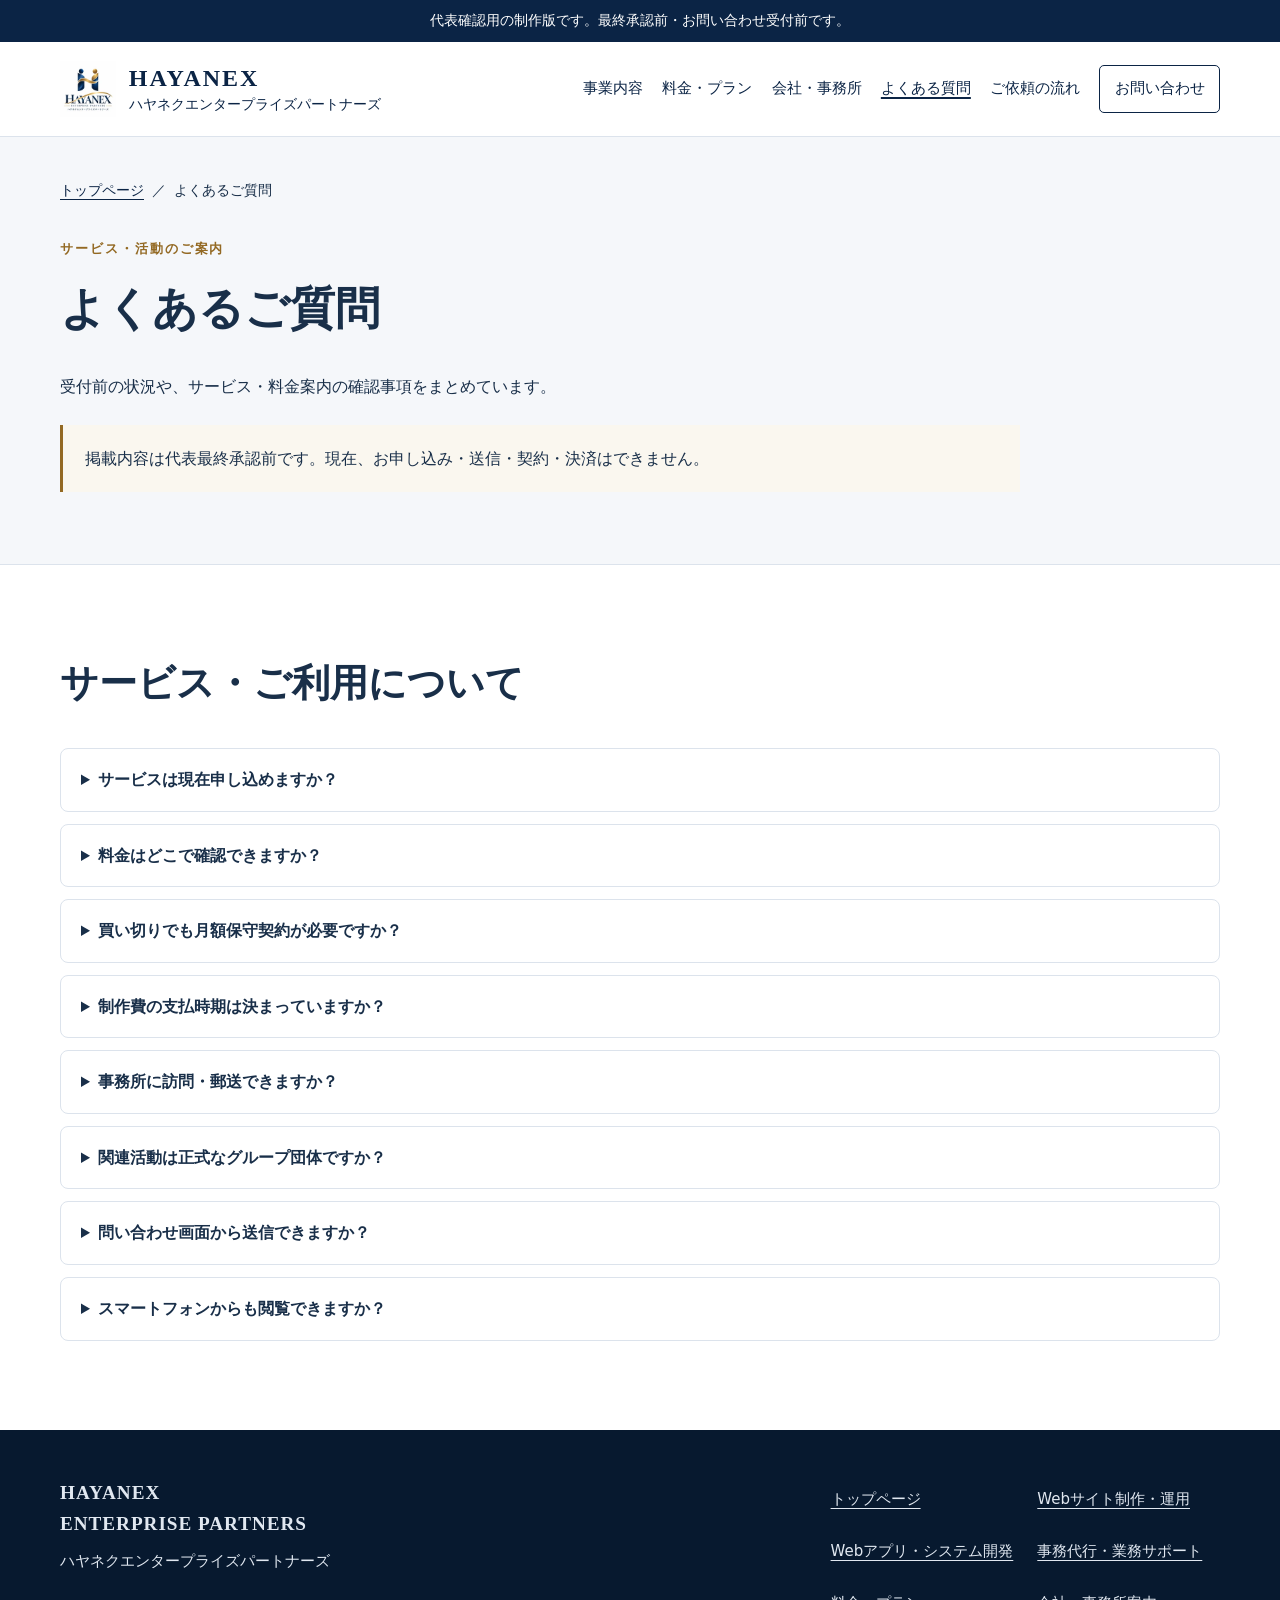
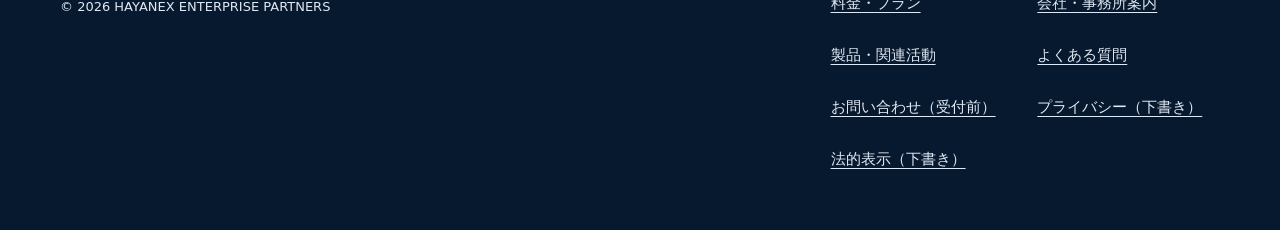
<file: faq.html>
<!DOCTYPE html>
<html lang="ja">
  <head>
    <meta charset="UTF-8">
    <meta name="viewport" content="width=device-width, initial-scale=1">
    <meta name="robots" content="noindex, nofollow">
    <meta name="theme-color" content="#0b2445">
    <meta name="referrer" content="strict-origin-when-cross-origin">
    <meta
      http-equiv="Content-Security-Policy"
      content="default-src 'self'; script-src 'self'; style-src 'self'; img-src 'self'; connect-src 'none'; object-src 'none'; base-uri 'none'; form-action 'none'">
    <meta
      name="description"
      content="受付状況、6プラン、買い切りの保守、支払方針、事務所・製品・問い合わせ画面のご案内です。">
    <title>よくあるご質問 | ハヤネクエンタープライズパートナーズ</title>
    <meta property="og:type" content="website">
    <meta property="og:locale" content="ja_JP">
    <meta property="og:title" content="よくあるご質問">
    <meta
      property="og:description"
      content="受付状況、6プラン、買い切りの保守、支払方針、事務所・製品・問い合わせ画面のご案内です。">
    <link rel="icon" type="image/webp" href="assets/images/logo-160.webp">
    <script src="assets/js/navigation-boot.js"></script>
<link rel="stylesheet" href="assets/css/site.css">
    <script src="assets/js/site.js" defer></script>
  </head>
  <body>
    <a class="skip" href="#main">本文へ移動</a>
    <p class="review-banner">
      代表確認用の制作版です。最終承認前・お問い合わせ受付前です。
    </p>
    <header class="site-header">
      <div class="wrap header-inner">
        <a class="brand" href="index.html#top"
          ><img
            src="assets/images/logo-160.webp"
            width="56"
            height="56"
            alt=""><span class="brand-copy"
            ><strong>HAYANEX</strong
            ><small>ハヤネクエンタープライズパートナーズ</small></span
          ></a
        ><button
          class="nav-toggle"
          type="button"
          aria-controls="primary-nav"
          aria-expanded="false"
          aria-label="メニューを開く"
        >
          <span class="menu-icon" aria-hidden="true"><span></span></span
          ><span class="menu-label">メニュー</span>
        </button>
        <nav class="primary-nav" id="primary-nav" aria-label="メインメニュー">
          <a href="index.html#business">事業内容</a
          ><a href="pricing.html">料金・プラン</a
          ><a href="about.html">会社・事務所</a
          ><a href="faq.html" aria-current="page">よくある質問</a
          ><a href="index.html#flow">ご依頼の流れ</a
          ><a href="contact.html" class="nav-contact">お問い合わせ</a>
        </nav>
      </div>
    </header>
    <main id="main" tabindex="-1">
      <div class="page-intro">
        <div class="wrap">
          <nav class="breadcrumbs" aria-label="現在位置">
            <a href="index.html">トップページ</a
            ><span aria-hidden="true">／</span
            ><span aria-current="page">よくあるご質問</span>
          </nav>
          <span class="eyebrow">サービス・活動のご案内</span>
          <h1>よくあるご質問</h1>
          <p>受付前の状況や、サービス・料金案内の確認事項をまとめています。</p>
          <p class="notice">
            掲載内容は代表最終承認前です。現在、お申し込み・送信・契約・決済はできません。
          </p>
        </div>
      </div>
      <section id="questions" class="section">
        <div class="wrap">
          <div class="section-heading"><h2>サービス・ご利用について</h2></div>
          <div class="faq-list">
            <details>
              <summary>サービスは現在申し込めますか？</summary>
              <p>
                現在は受付前です。正式な受付窓口・提供条件の確認後にお知らせします。検証画面への入力はお問い合わせとして受け付けません。
              </p>
            </details>
            <details>
              <summary>料金はどこで確認できますか？</summary>
              <p>
                料金・プラン案内には、Webサイト制作3プラン・月額運用保守3プラン・買い切り制作方式の料金目安を掲載しています。税表示や追加費用などの詳細条件は最終確認中で、購入や決済はできません。
              </p>
            </details>
            <details>
              <summary>買い切りでも月額保守契約が必要ですか？</summary>
              <p>
                月額保守契約は任意です。保守・更新の責任分担、ドメイン・サーバーなどの費用は契約前に確認する方針です。
              </p>
            </details>
            <details>
              <summary>制作費の支払時期は決まっていますか？</summary>
              <p>
                制作費のお支払いは原則一括払いです。個別審査により分割払いや段階払いにも対応する方針で、回数・金額・期日は契約前に確定します。現在、受付や決済は開始していません。
              </p>
            </details>
            <details>
              <summary>事務所に訪問・郵送できますか？</summary>
              <p>
                所在地・訪問方法・対応時間は確認中です。現在、来訪・郵送の受付案内は行っていません。
              </p>
            </details>
            <details>
              <summary>関連活動は正式なグループ団体ですか？</summary>
              <p>
                勇気と希望の会は、ハヤネクが運営・管理を支援する関連団体として紹介しています。両者は独立した活動・事業主体であり、同一法人・同一事業体という意味ではありません。
              </p>
            </details>
            <details>
              <summary>問い合わせ画面から送信できますか？</summary>
              <p>
                送信できません。架空データによる入力形式の確認だけを行います。メール送信・保存・受付番号の発行は行いません。
              </p>
            </details>
            <details>
              <summary>スマートフォンからも閲覧できますか？</summary>
              <p>
                PC・タブレット・スマートフォン幅に対応する構成です。実機・すべてのブラウザーでの確認は別途必要です。
              </p>
            </details>
          </div>
        </div>
      </section>
    </main>
    <footer class="site-footer">
      <div class="wrap footer-row">
        <div>
          <div class="footer-brand">HAYANEX<br>ENTERPRISE PARTNERS</div>
          <p class="footer-ja">ハヤネクエンタープライズパートナーズ</p>
          <small>© 2026 HAYANEX ENTERPRISE PARTNERS</small>
        </div>
        <nav
          class="footer-links footer-directory"
          aria-label="フッターメニュー"
        >
          <a href="index.html">トップページ</a
          ><a href="business-web.html">Webサイト制作・運用</a
          ><a href="business-system.html">Webアプリ・システム開発</a
          ><a href="business-support.html">事務代行・業務サポート</a
          ><a href="pricing.html">料金・プラン</a
          ><a href="about.html">会社・事務所案内</a
          ><a href="activities.html">製品・関連活動</a
          ><a href="faq.html">よくある質問</a
          ><a href="contact.html">お問い合わせ（受付前）</a
          ><a href="privacy.html">プライバシー（下書き）</a
          ><a href="legal.html">法的表示（下書き）</a>
        </nav>
      </div>
    </footer>
  </body>
</html>
</file>
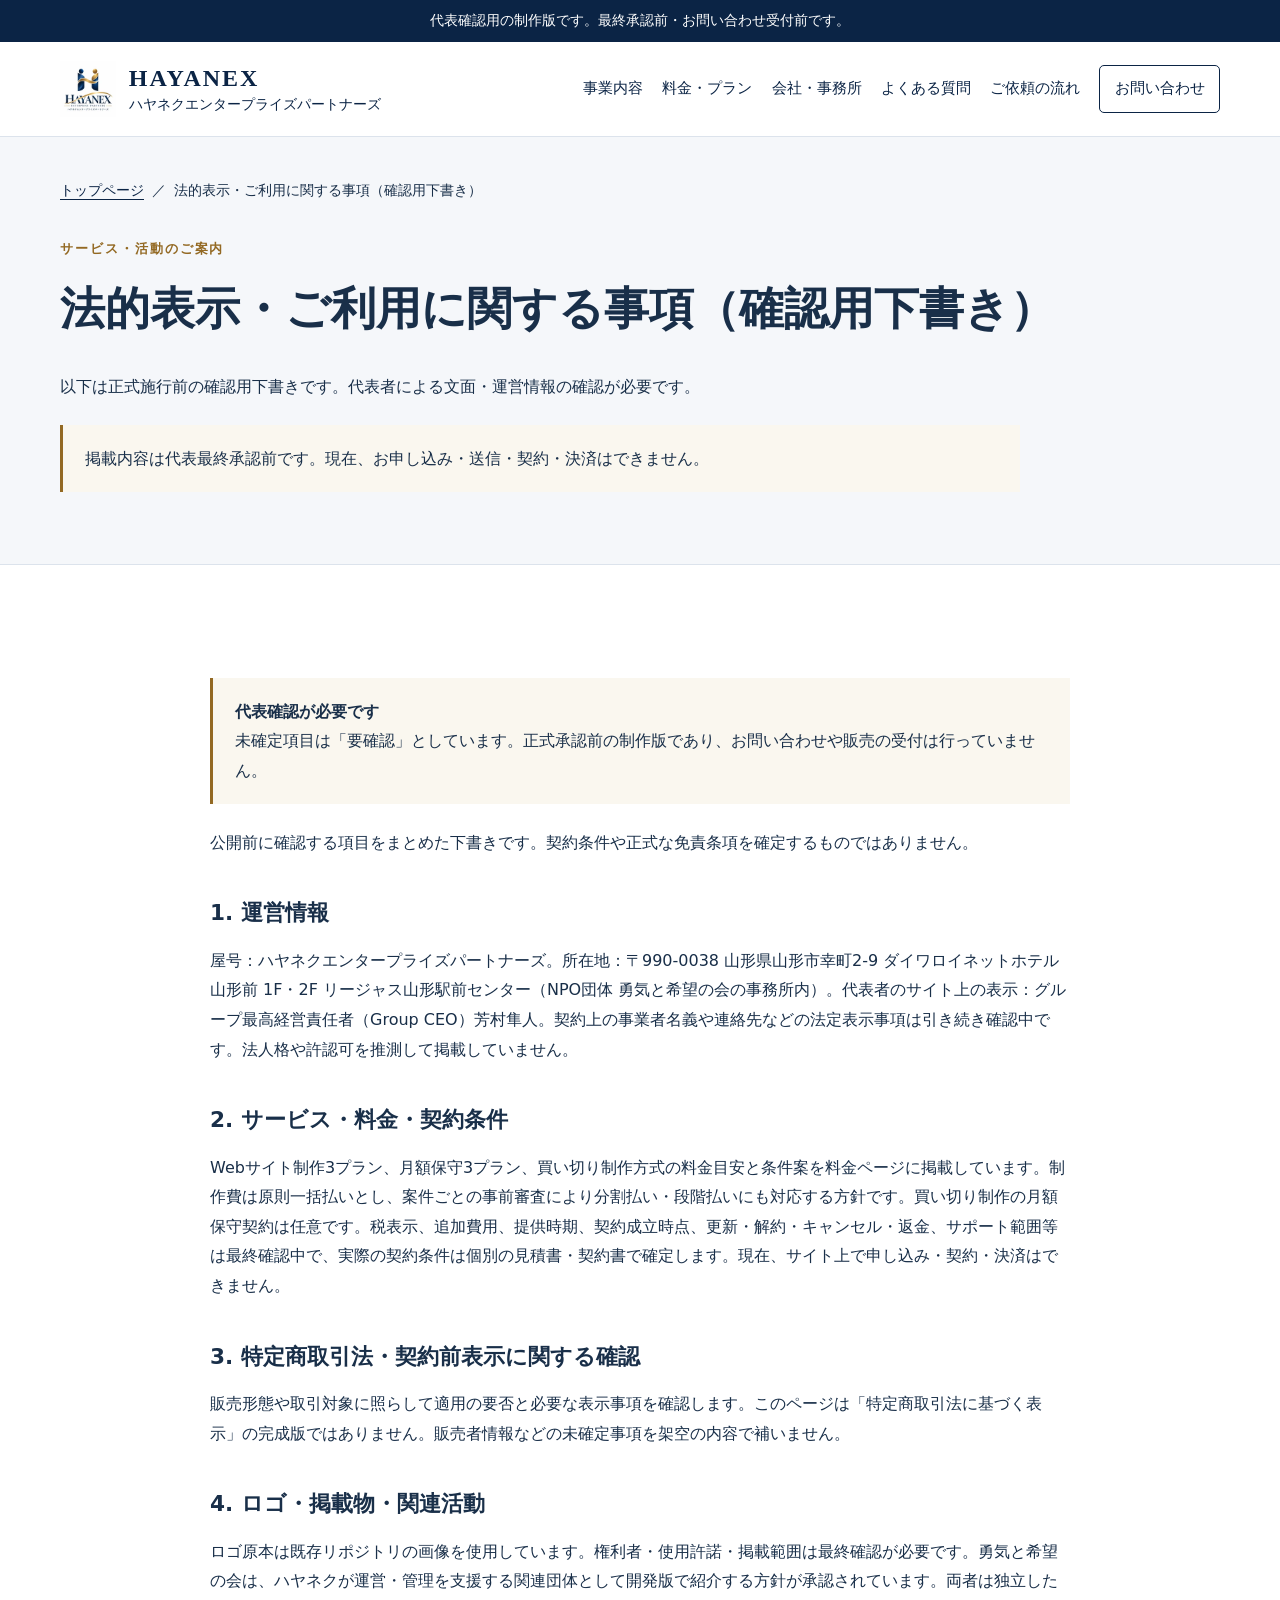
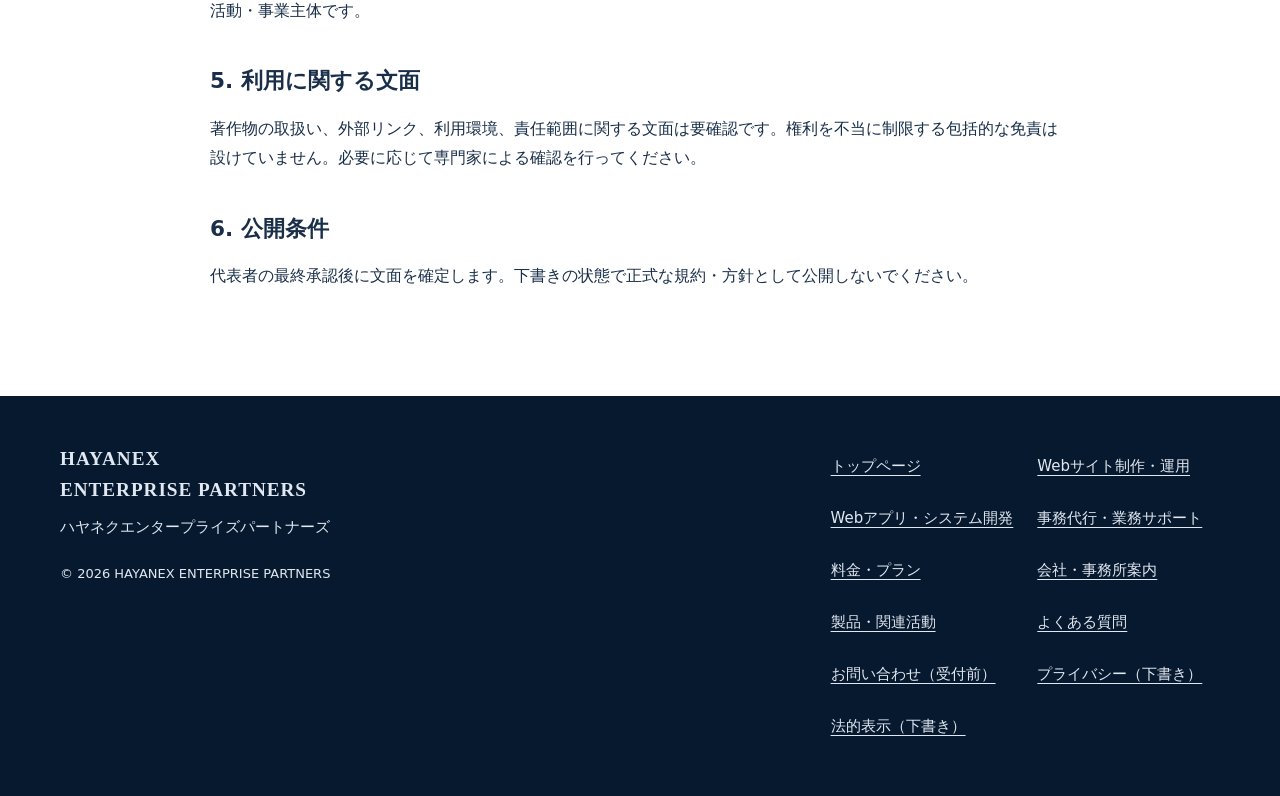
<file: legal.html>
<!DOCTYPE html>
<html lang="ja">
  <head>
    <meta charset="UTF-8">
    <meta name="viewport" content="width=device-width, initial-scale=1">
    <meta name="robots" content="noindex, nofollow">
    <meta name="theme-color" content="#0b2445">
    <meta name="referrer" content="strict-origin-when-cross-origin">
    <meta
      http-equiv="Content-Security-Policy"
      content="default-src 'self'; script-src 'self'; style-src 'self'; img-src 'self'; connect-src 'none'; object-src 'none'; base-uri 'none'; form-action 'none'">
    <meta
      name="description"
      content="正式承認前の確認用下書きです。必要な情報を確定するまで正式方針として施行しません。">
    <title>
      法的表示・ご利用に関する事項（確認用下書き） |
      ハヤネクエンタープライズパートナーズ
    </title>
    <meta property="og:type" content="website">
    <meta property="og:locale" content="ja_JP">
    <meta
      property="og:title"
      content="法的表示・ご利用に関する事項（確認用下書き）">
    <meta
      property="og:description"
      content="正式承認前の確認用下書きです。必要な情報を確定するまで正式方針として施行しません。">
    <link rel="icon" type="image/webp" href="assets/images/logo-160.webp">
    <script src="assets/js/navigation-boot.js"></script>
<link rel="stylesheet" href="assets/css/site.css">
    <script src="assets/js/site.js" defer></script>
  </head>
  <body>
    <a class="skip" href="#main">本文へ移動</a>
    <p class="review-banner">
      代表確認用の制作版です。最終承認前・お問い合わせ受付前です。
    </p>
    <header class="site-header">
      <div class="wrap header-inner">
        <a class="brand" href="index.html#top"
          ><img
            src="assets/images/logo-160.webp"
            width="56"
            height="56"
            alt=""><span class="brand-copy"
            ><strong>HAYANEX</strong
            ><small>ハヤネクエンタープライズパートナーズ</small></span
          ></a
        ><button
          class="nav-toggle"
          type="button"
          aria-controls="primary-nav"
          aria-expanded="false"
          aria-label="メニューを開く"
        >
          <span class="menu-icon" aria-hidden="true"><span></span></span
          ><span class="menu-label">メニュー</span>
        </button>
        <nav class="primary-nav" id="primary-nav" aria-label="メインメニュー">
          <a href="index.html#business">事業内容</a
          ><a href="pricing.html">料金・プラン</a
          ><a href="about.html">会社・事務所</a
          ><a href="faq.html">よくある質問</a
          ><a href="index.html#flow">ご依頼の流れ</a
          ><a href="contact.html" class="nav-contact">お問い合わせ</a>
        </nav>
      </div>
    </header>
    <main id="main" tabindex="-1">
      <div class="page-intro">
        <div class="wrap">
          <nav class="breadcrumbs" aria-label="現在位置">
            <a href="index.html">トップページ</a
            ><span aria-hidden="true">／</span
            ><span aria-current="page"
              >法的表示・ご利用に関する事項（確認用下書き）</span
            >
          </nav>
          <span class="eyebrow">サービス・活動のご案内</span>
          <h1>法的表示・ご利用に関する事項（確認用下書き）</h1>
          <p>
            以下は正式施行前の確認用下書きです。代表者による文面・運営情報の確認が必要です。
          </p>
          <p class="notice">
            掲載内容は代表最終承認前です。現在、お申し込み・送信・契約・決済はできません。
          </p>
        </div>
      </div>
      <div class="wrap legal-main section">
        <div class="notice">
          <strong>代表確認が必要です</strong>
          <p>
            未確定項目は「要確認」としています。正式承認前の制作版であり、お問い合わせや販売の受付は行っていません。
          </p>
        </div>
        <p>
          公開前に確認する項目をまとめた下書きです。契約条件や正式な免責条項を確定するものではありません。
        </p>
        <h2>1. 運営情報</h2>
        <p>
          屋号：ハヤネクエンタープライズパートナーズ。所在地：〒990-0038 山形県山形市幸町2-9 ダイワロイネットホテル山形前 1F・2F リージャス山形駅前センター（NPO団体 勇気と希望の会の事務所内）。代表者のサイト上の表示：グループ最高経営責任者（Group CEO）芳村隼人。契約上の事業者名義や連絡先などの法定表示事項は引き続き確認中です。法人格や許認可を推測して掲載していません。
        </p>
        <h2>2. サービス・料金・契約条件</h2>
        <p>
          Webサイト制作3プラン、月額保守3プラン、買い切り制作方式の料金目安と条件案を料金ページに掲載しています。制作費は原則一括払いとし、案件ごとの事前審査により分割払い・段階払いにも対応する方針です。買い切り制作の月額保守契約は任意です。税表示、追加費用、提供時期、契約成立時点、更新・解約・キャンセル・返金、サポート範囲等は最終確認中で、実際の契約条件は個別の見積書・契約書で確定します。現在、サイト上で申し込み・契約・決済はできません。
        </p>
        <h2>3. 特定商取引法・契約前表示に関する確認</h2>
        <p>
          販売形態や取引対象に照らして適用の要否と必要な表示事項を確認します。このページは「特定商取引法に基づく表示」の完成版ではありません。販売者情報などの未確定事項を架空の内容で補いません。
        </p>
        <h2>4. ロゴ・掲載物・関連活動</h2>
        <p>
          ロゴ原本は既存リポジトリの画像を使用しています。権利者・使用許諾・掲載範囲は最終確認が必要です。勇気と希望の会は、ハヤネクが運営・管理を支援する関連団体として開発版で紹介する方針が承認されています。両者は独立した活動・事業主体です。
        </p>
        <h2>5. 利用に関する文面</h2>
        <p>
          著作物の取扱い、外部リンク、利用環境、責任範囲に関する文面は要確認です。権利を不当に制限する包括的な免責は設けていません。必要に応じて専門家による確認を行ってください。
        </p>
        <h2>6. 公開条件</h2>
        <p>
          代表者の最終承認後に文面を確定します。下書きの状態で正式な規約・方針として公開しないでください。
        </p>
      </div>
    </main>
    <footer class="site-footer">
      <div class="wrap footer-row">
        <div>
          <div class="footer-brand">HAYANEX<br>ENTERPRISE PARTNERS</div>
          <p class="footer-ja">ハヤネクエンタープライズパートナーズ</p>
          <small>© 2026 HAYANEX ENTERPRISE PARTNERS</small>
        </div>
        <nav
          class="footer-links footer-directory"
          aria-label="フッターメニュー"
        >
          <a href="index.html">トップページ</a
          ><a href="business-web.html">Webサイト制作・運用</a
          ><a href="business-system.html">Webアプリ・システム開発</a
          ><a href="business-support.html">事務代行・業務サポート</a
          ><a href="pricing.html">料金・プラン</a
          ><a href="about.html">会社・事務所案内</a
          ><a href="activities.html">製品・関連活動</a
          ><a href="faq.html">よくある質問</a
          ><a href="contact.html">お問い合わせ（受付前）</a
          ><a href="privacy.html">プライバシー（下書き）</a
          ><a href="legal.html">法的表示（下書き）</a>
        </nav>
      </div>
    </footer>
  </body>
</html>
</file>
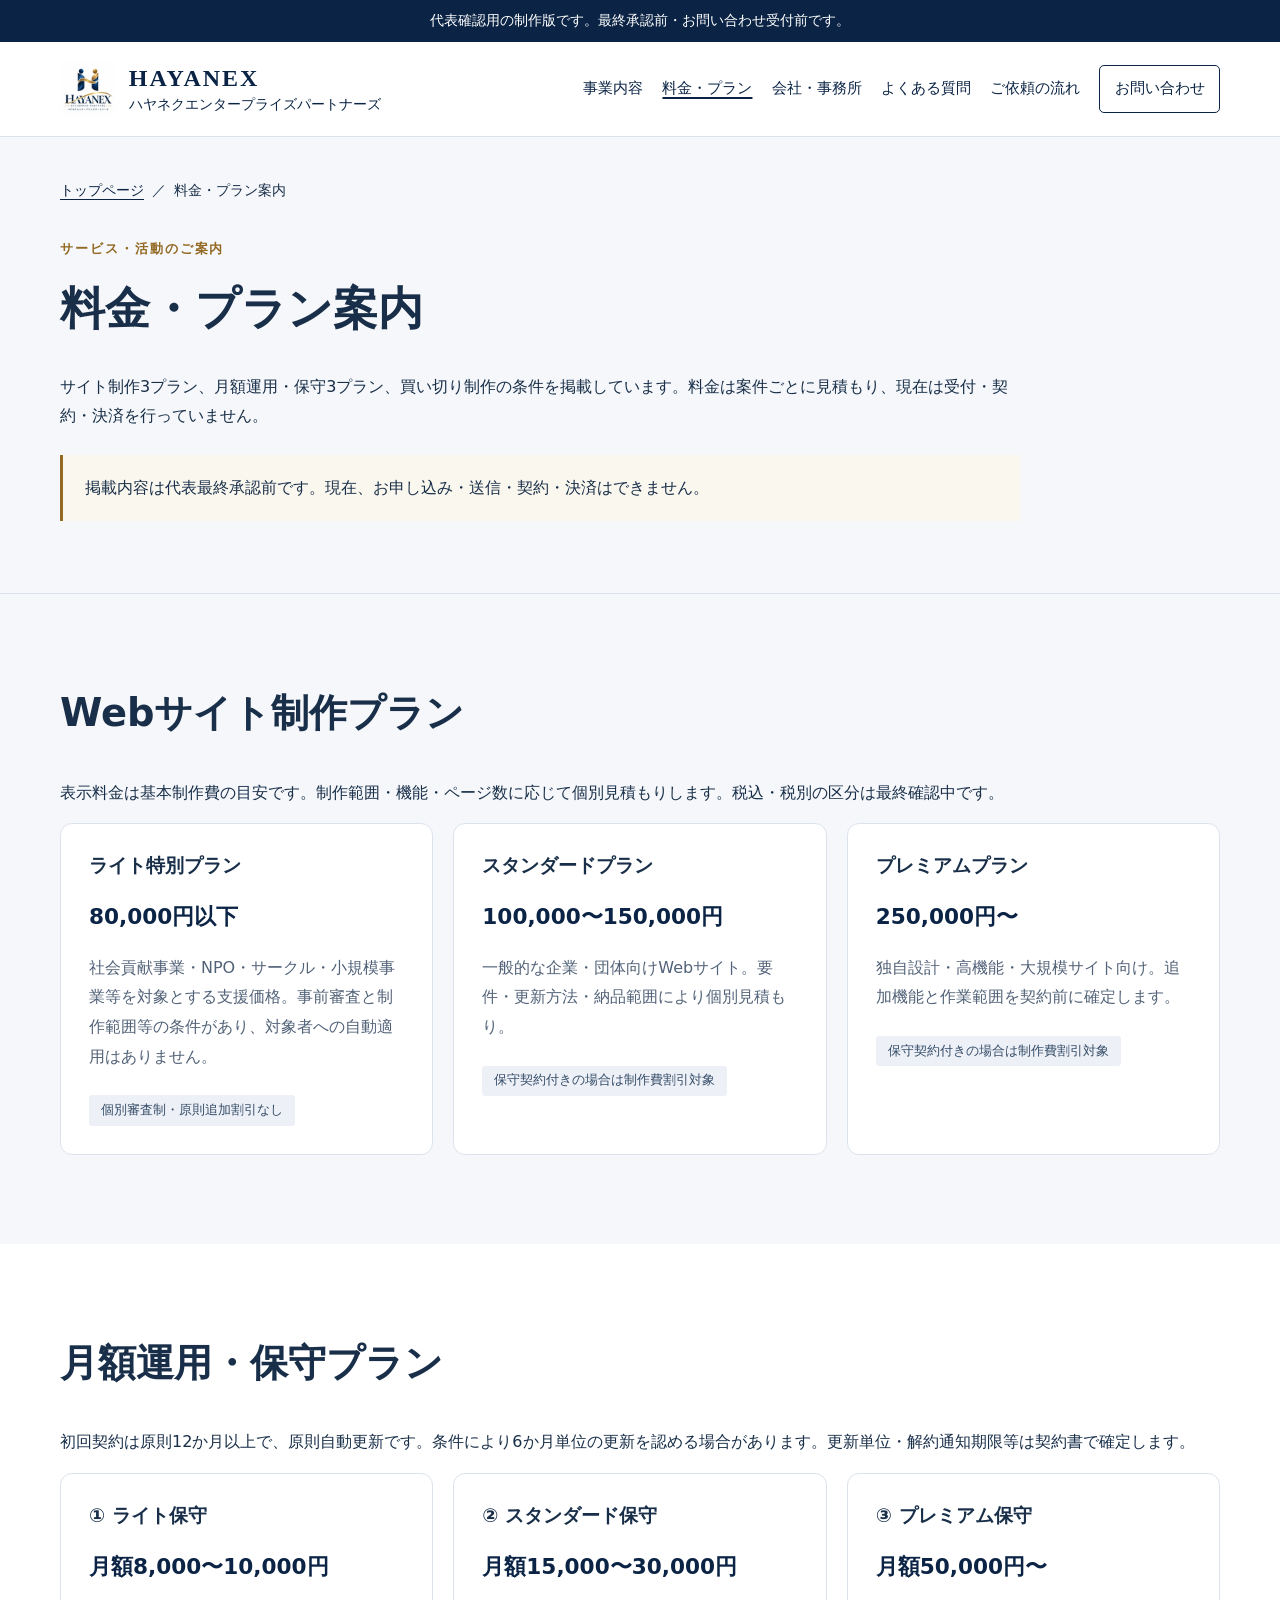
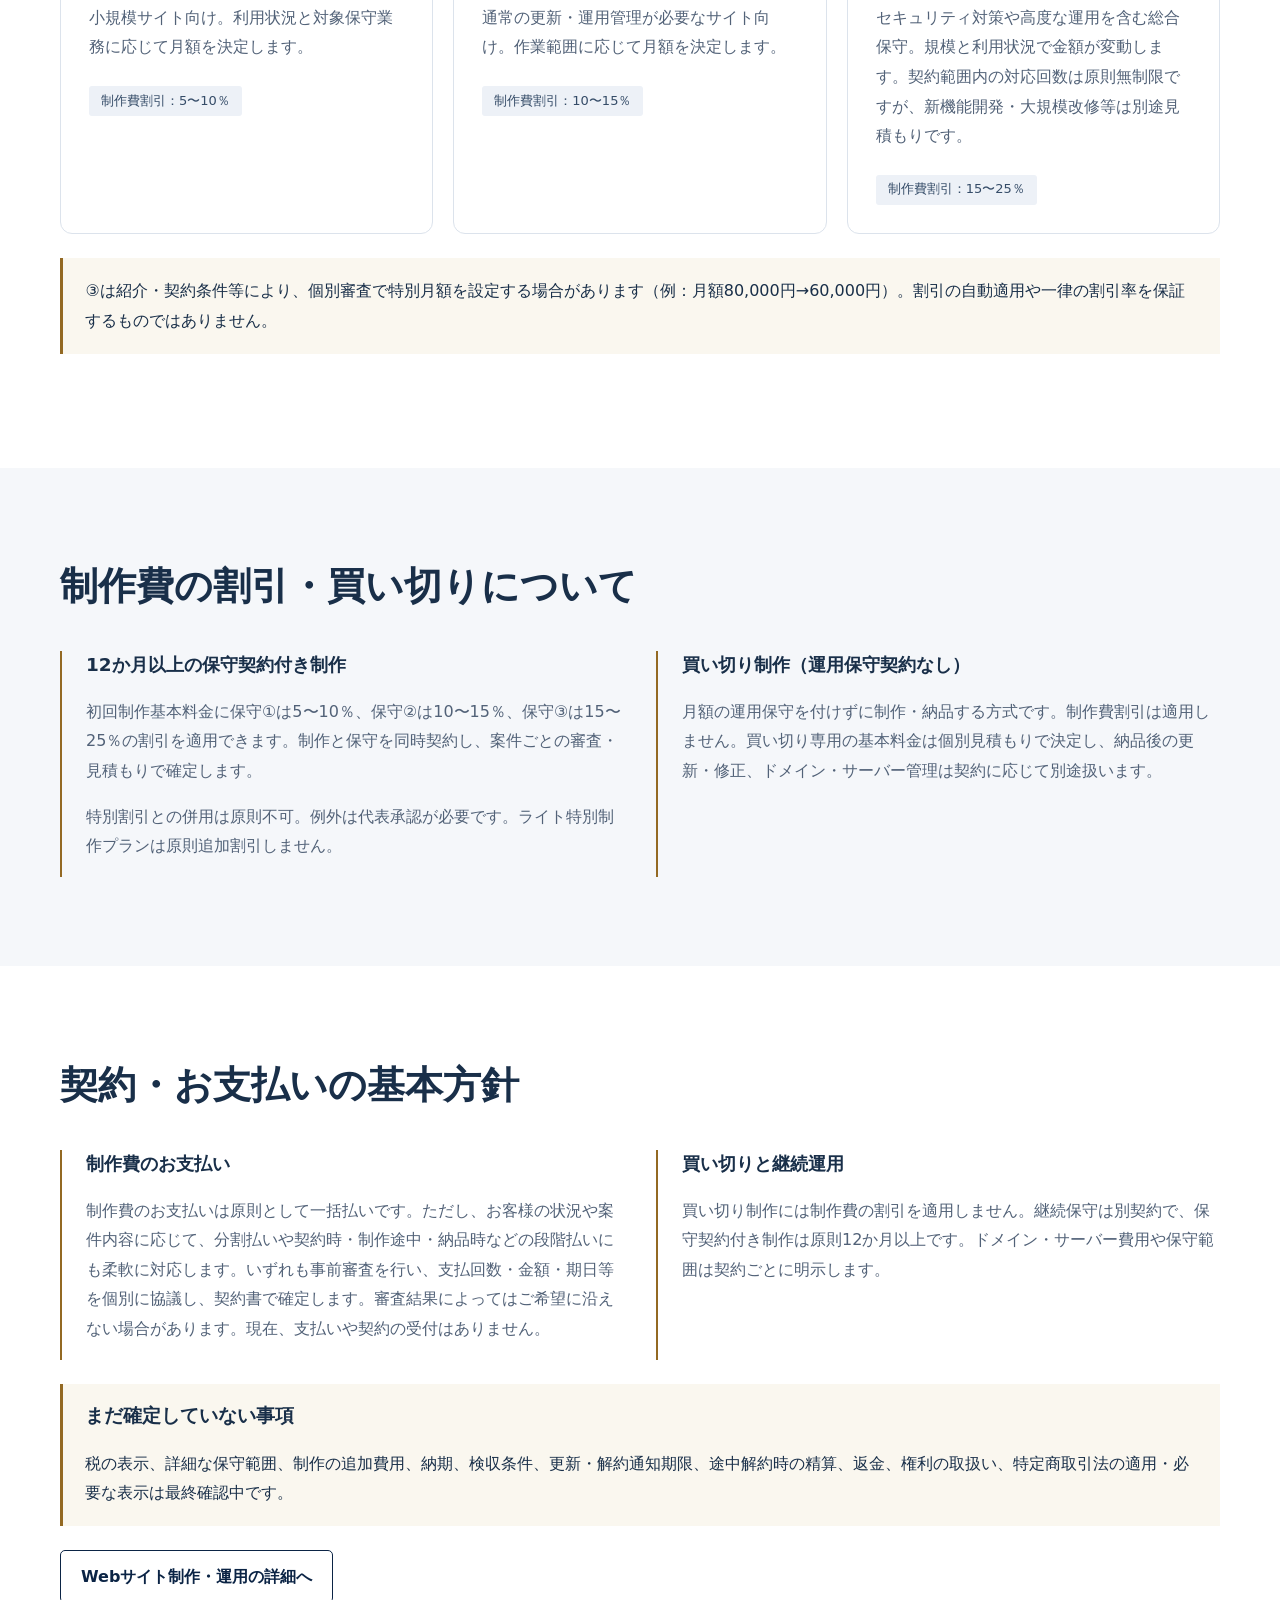
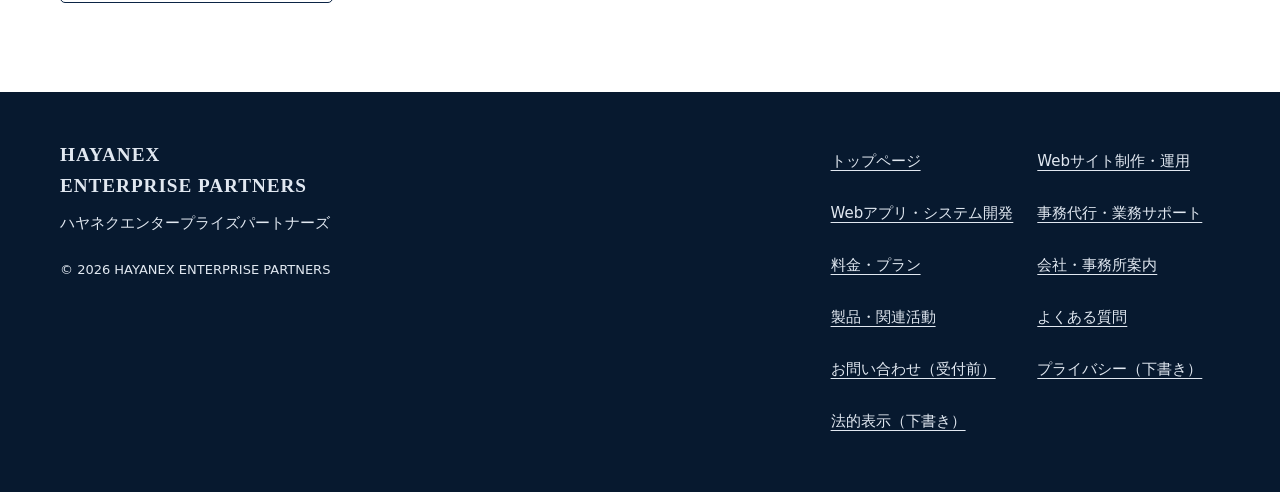
<file: pricing.html>
<!DOCTYPE html>
<html lang="ja">
  <head>
    <meta charset="UTF-8">
    <meta name="viewport" content="width=device-width, initial-scale=1">
    <meta name="robots" content="noindex, nofollow">
    <meta name="theme-color" content="#0b2445">
    <meta name="referrer" content="strict-origin-when-cross-origin">
    <meta
      http-equiv="Content-Security-Policy"
      content="default-src 'self'; script-src 'self'; style-src 'self'; img-src 'self'; connect-src 'none'; object-src 'none'; base-uri 'none'; form-action 'none'">
    <meta
      name="description"
      content="サイト制作3プランと月額運用保守3プランの料金案内。買い切りは割引対象外。掲載条件は正式公開前の確認版です。">
    <title>料金・プラン案内 | ハヤネクエンタープライズパートナーズ</title>
    <meta property="og:type" content="website">
    <meta property="og:locale" content="ja_JP">
    <meta property="og:title" content="料金・プラン案内">
    <meta
      property="og:description"
      content="サイト制作3プランと月額運用保守3プランの料金案内。買い切りは割引対象外。掲載条件は正式公開前の確認版です。">
    <link rel="icon" type="image/webp" href="assets/images/logo-160.webp">
    <script src="assets/js/navigation-boot.js"></script>
<link rel="stylesheet" href="assets/css/site.css">
    <script src="assets/js/site.js" defer></script>
  </head>
  <body>
    <a class="skip" href="#main">本文へ移動</a>
    <p class="review-banner">
      代表確認用の制作版です。最終承認前・お問い合わせ受付前です。
    </p>
    <header class="site-header">
      <div class="wrap header-inner">
        <a class="brand" href="index.html#top"
          ><img
            src="assets/images/logo-160.webp"
            width="56"
            height="56"
            alt=""><span class="brand-copy"
            ><strong>HAYANEX</strong
            ><small>ハヤネクエンタープライズパートナーズ</small></span
          ></a
        ><button
          class="nav-toggle"
          type="button"
          aria-controls="primary-nav"
          aria-expanded="false"
          aria-label="メニューを開く"
        >
          <span class="menu-icon" aria-hidden="true"><span></span></span
          ><span class="menu-label">メニュー</span>
        </button>
        <nav class="primary-nav" id="primary-nav" aria-label="メインメニュー">
          <a href="index.html#business">事業内容</a
          ><a href="pricing.html" aria-current="page">料金・プラン</a
          ><a href="about.html">会社・事務所</a
          ><a href="faq.html">よくある質問</a
          ><a href="index.html#flow">ご依頼の流れ</a
          ><a href="contact.html" class="nav-contact">お問い合わせ</a>
        </nav>
      </div>
    </header>
    <main id="main" tabindex="-1">
      <div class="page-intro">
        <div class="wrap">
          <nav class="breadcrumbs" aria-label="現在位置">
            <a href="index.html">トップページ</a
            ><span aria-hidden="true">／</span
            ><span aria-current="page">料金・プラン案内</span>
          </nav>
          <span class="eyebrow">サービス・活動のご案内</span>
          <h1>料金・プラン案内</h1>
          <p>
            サイト制作3プラン、月額運用・保守3プラン、買い切り制作の条件を掲載しています。料金は案件ごとに見積もり、現在は受付・契約・決済を行っていません。
          </p>
          <p class="notice">
            掲載内容は代表最終承認前です。現在、お申し込み・送信・契約・決済はできません。
          </p>
        </div>
      </div>
      <section id="plans" class="section section-alt">
        <div class="wrap">
          <div class="section-heading"><h2>Webサイト制作プラン</h2></div>
          <p>表示料金は基本制作費の目安です。制作範囲・機能・ページ数に応じて個別見積もりします。税込・税別の区分は最終確認中です。</p>
          <div class="grid plans">
            <article class="card plan"><h3>ライト特別プラン</h3><p class="plan-price">80,000円以下</p>
              <p>社会貢献事業・NPO・サークル・小規模事業等を対象とする支援価格。事前審査と制作範囲等の条件があり、対象者への自動適用はありません。</p>
              <span class="status">個別審査制・原則追加割引なし</span></article>
            <article class="card plan"><h3>スタンダードプラン</h3><p class="plan-price">100,000〜150,000円</p>
              <p>一般的な企業・団体向けWebサイト。要件・更新方法・納品範囲により個別見積もり。</p>
              <span class="status">保守契約付きの場合は制作費割引対象</span></article>
            <article class="card plan"><h3>プレミアムプラン</h3><p class="plan-price">250,000円〜</p>
              <p>独自設計・高機能・大規模サイト向け。追加機能と作業範囲を契約前に確定します。</p>
              <span class="status">保守契約付きの場合は制作費割引対象</span></article>
          </div>
        </div>
      </section>
      <section id="maintenance" class="section">
        <div class="wrap">
          <div class="section-heading"><h2>月額運用・保守プラン</h2></div>
          <p>初回契約は原則12か月以上で、原則自動更新です。条件により6か月単位の更新を認める場合があります。更新単位・解約通知期限等は契約書で確定します。</p>
          <div class="grid plans">
            <article class="card plan"><h3>① ライト保守</h3><p class="plan-price">月額8,000〜10,000円</p>
              <p>小規模サイト向け。利用状況と対象保守業務に応じて月額を決定します。</p>
              <span class="status">制作費割引：5〜10％</span></article>
            <article class="card plan"><h3>② スタンダード保守</h3><p class="plan-price">月額15,000〜30,000円</p>
              <p>通常の更新・運用管理が必要なサイト向け。作業範囲に応じて月額を決定します。</p>
              <span class="status">制作費割引：10〜15％</span></article>
            <article class="card plan"><h3>③ プレミアム保守</h3><p class="plan-price">月額50,000円〜</p>
              <p>セキュリティ対策や高度な運用を含む総合保守。規模と利用状況で金額が変動します。契約範囲内の対応回数は原則無制限ですが、新機能開発・大規模改修等は別途見積もりです。</p>
              <span class="status">制作費割引：15〜25％</span></article>
          </div>
          <p class="notice">③は紹介・契約条件等により、個別審査で特別月額を設定する場合があります（例：月額80,000円→60,000円）。割引の自動適用や一律の割引率を保証するものではありません。</p>
        </div>
      </section>
      <section id="discount" class="section section-alt">
        <div class="wrap">
          <div class="section-heading"><h2>制作費の割引・買い切りについて</h2></div>
          <div class="split">
            <div class="feature"><h3>12か月以上の保守契約付き制作</h3>
              <p>初回制作基本料金に保守①は5〜10％、保守②は10〜15％、保守③は15〜25％の割引を適用できます。制作と保守を同時契約し、案件ごとの審査・見積もりで確定します。</p>
              <p>特別割引との併用は原則不可。例外は代表承認が必要です。ライト特別制作プランは原則追加割引しません。</p></div>
            <div class="feature"><h3>買い切り制作（運用保守契約なし）</h3>
              <p>月額の運用保守を付けずに制作・納品する方式です。制作費割引は適用しません。買い切り専用の基本料金は個別見積もりで決定し、納品後の更新・修正、ドメイン・サーバー管理は契約に応じて別途扱います。</p></div>
          </div>
        </div>
      </section>
      <section id="contract" class="section">
        <div class="wrap">
          <div class="section-heading"><h2>契約・お支払いの基本方針</h2></div>
          <div class="split">
            <div class="feature">
              <h3>制作費のお支払い</h3>
              <p>
                制作費のお支払いは原則として一括払いです。ただし、お客様の状況や案件内容に応じて、分割払いや契約時・制作途中・納品時などの段階払いにも柔軟に対応します。いずれも事前審査を行い、支払回数・金額・期日等を個別に協議し、契約書で確定します。審査結果によってはご希望に沿えない場合があります。現在、支払いや契約の受付はありません。
              </p>
            </div>
            <div class="feature">
              <h3>買い切りと継続運用</h3>
              <p>
                買い切り制作には制作費の割引を適用しません。継続保守は別契約で、保守契約付き制作は原則12か月以上です。ドメイン・サーバー費用や保守範囲は契約ごとに明示します。
              </p>
            </div>
          </div>
          <div class="notice">
            <h3>まだ確定していない事項</h3>
            <p>
              税の表示、詳細な保守範囲、制作の追加費用、納期、検収条件、更新・解約通知期限、途中解約時の精算、返金、権利の取扱い、特定商取引法の適用・必要な表示は最終確認中です。
            </p>
          </div>
          <a class="btn btn-secondary" href="business-web.html"
            >Webサイト制作・運用の詳細へ</a
          >
        </div>
      </section>
    </main>
    <footer class="site-footer">
      <div class="wrap footer-row">
        <div>
          <div class="footer-brand">HAYANEX<br>ENTERPRISE PARTNERS</div>
          <p class="footer-ja">ハヤネクエンタープライズパートナーズ</p>
          <small>© 2026 HAYANEX ENTERPRISE PARTNERS</small>
        </div>
        <nav
          class="footer-links footer-directory"
          aria-label="フッターメニュー"
        >
          <a href="index.html">トップページ</a
          ><a href="business-web.html">Webサイト制作・運用</a
          ><a href="business-system.html">Webアプリ・システム開発</a
          ><a href="business-support.html">事務代行・業務サポート</a
          ><a href="pricing.html">料金・プラン</a
          ><a href="about.html">会社・事務所案内</a
          ><a href="activities.html">製品・関連活動</a
          ><a href="faq.html">よくある質問</a
          ><a href="contact.html">お問い合わせ（受付前）</a
          ><a href="privacy.html">プライバシー（下書き）</a
          ><a href="legal.html">法的表示（下書き）</a>
        </nav>
      </div>
    </footer>
  </body>
</html>
</file>
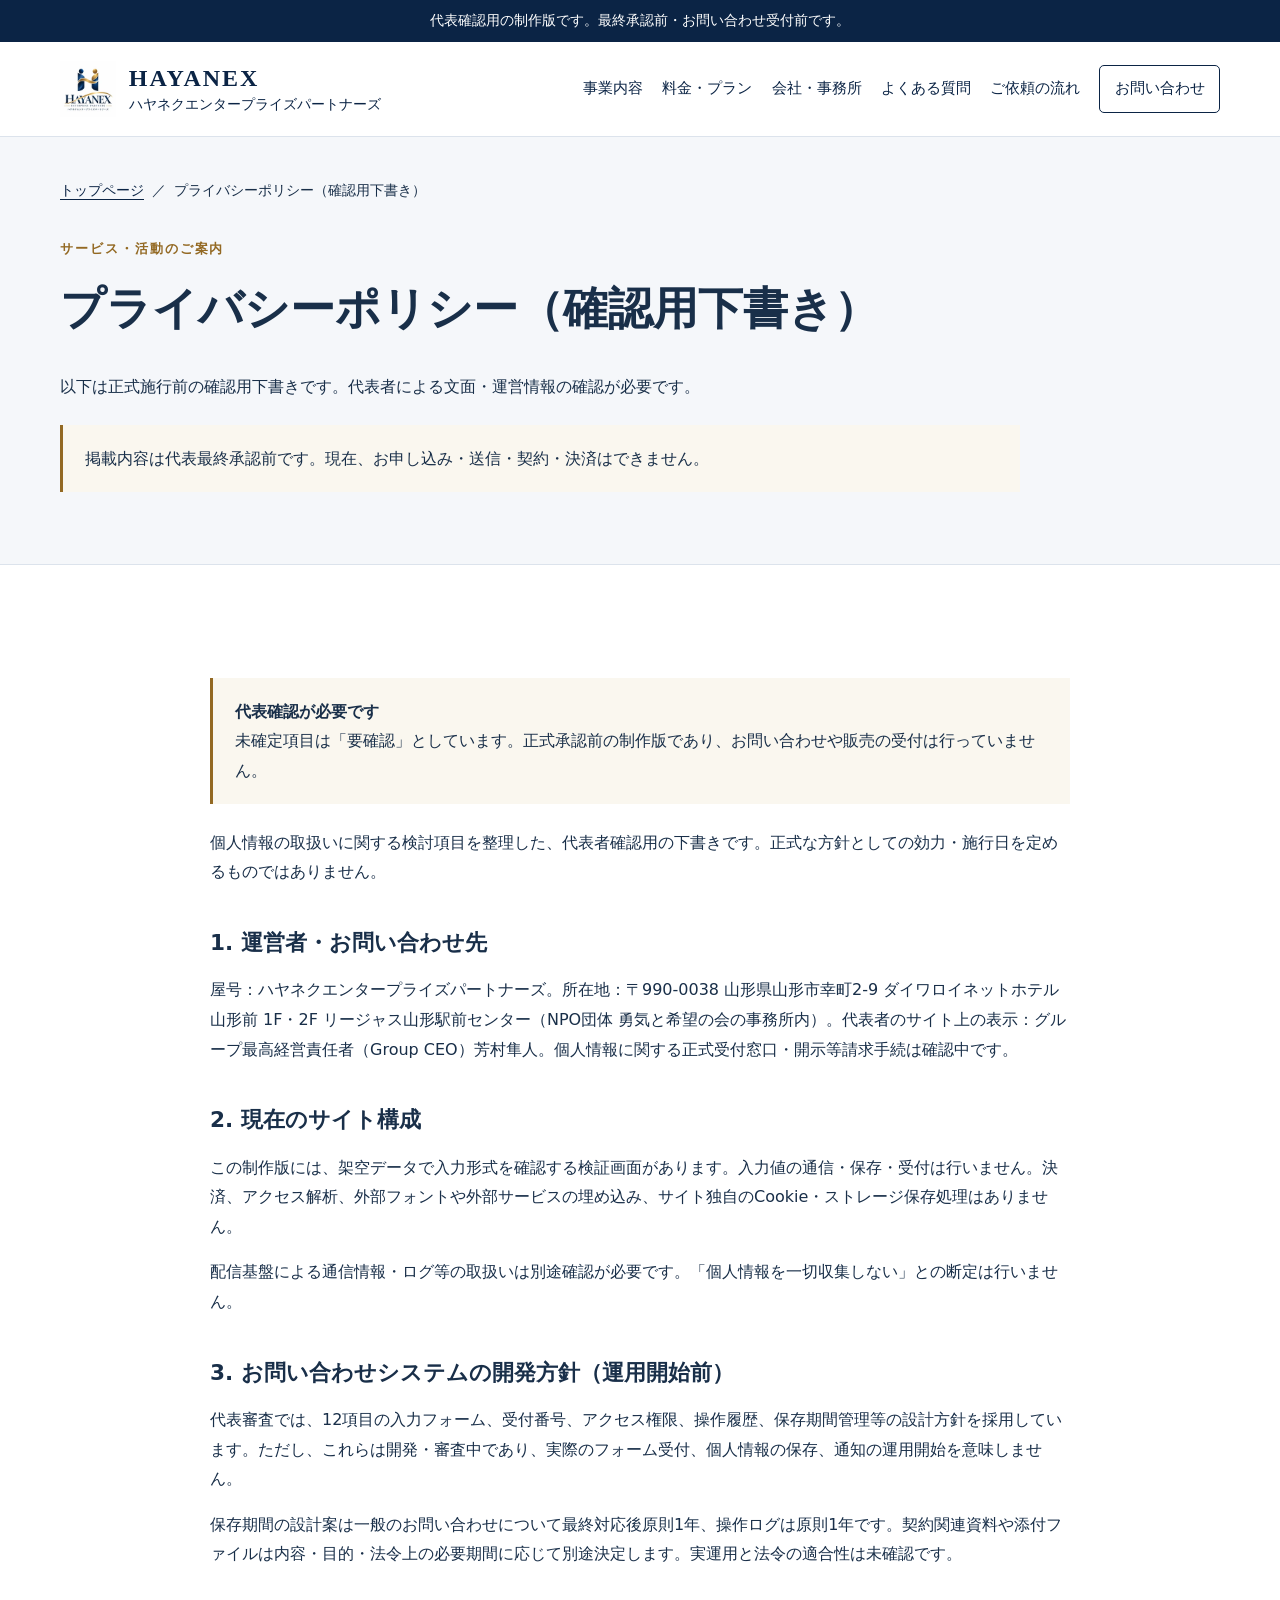
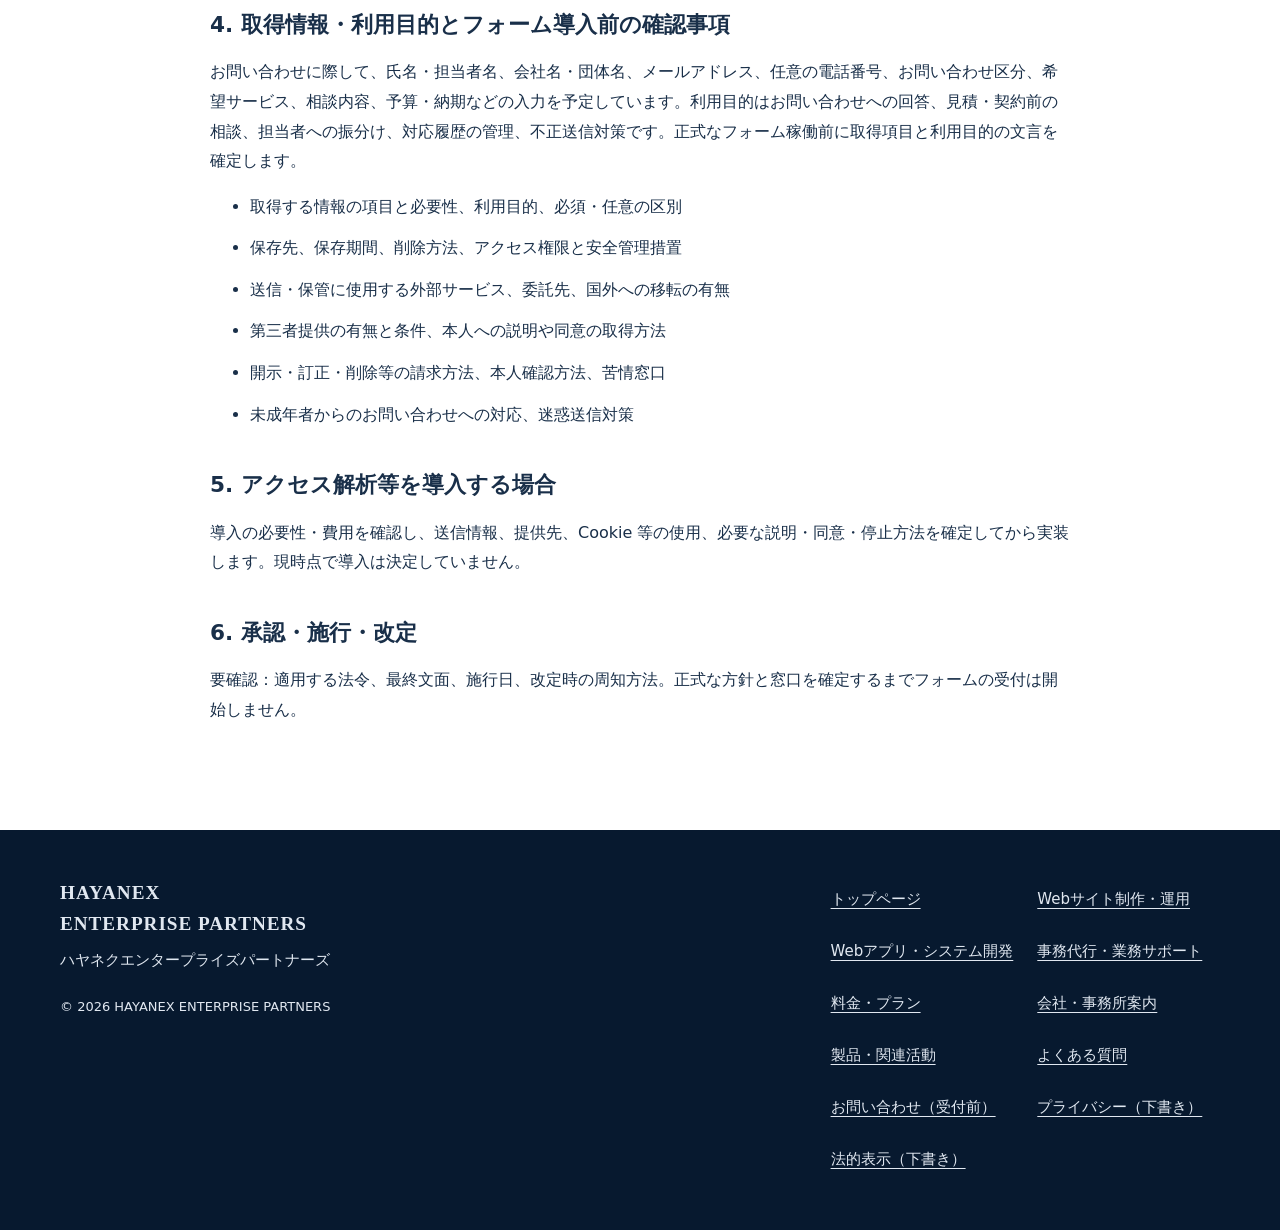
<file: privacy.html>
<!DOCTYPE html>
<html lang="ja">
  <head>
    <meta charset="UTF-8">
    <meta name="viewport" content="width=device-width, initial-scale=1">
    <meta name="robots" content="noindex, nofollow">
    <meta name="theme-color" content="#0b2445">
    <meta name="referrer" content="strict-origin-when-cross-origin">
    <meta
      http-equiv="Content-Security-Policy"
      content="default-src 'self'; script-src 'self'; style-src 'self'; img-src 'self'; connect-src 'none'; object-src 'none'; base-uri 'none'; form-action 'none'">
    <meta
      name="description"
      content="正式承認前の確認用下書きです。必要な情報を確定するまで正式方針として施行しません。">
    <title>
      プライバシーポリシー（確認用下書き） |
      ハヤネクエンタープライズパートナーズ
    </title>
    <meta property="og:type" content="website">
    <meta property="og:locale" content="ja_JP">
    <meta property="og:title" content="プライバシーポリシー（確認用下書き）">
    <meta
      property="og:description"
      content="正式承認前の確認用下書きです。必要な情報を確定するまで正式方針として施行しません。">
    <link rel="icon" type="image/webp" href="assets/images/logo-160.webp">
    <script src="assets/js/navigation-boot.js"></script>
<link rel="stylesheet" href="assets/css/site.css">
    <script src="assets/js/site.js" defer></script>
  </head>
  <body>
    <a class="skip" href="#main">本文へ移動</a>
    <p class="review-banner">
      代表確認用の制作版です。最終承認前・お問い合わせ受付前です。
    </p>
    <header class="site-header">
      <div class="wrap header-inner">
        <a class="brand" href="index.html#top"
          ><img
            src="assets/images/logo-160.webp"
            width="56"
            height="56"
            alt=""><span class="brand-copy"
            ><strong>HAYANEX</strong
            ><small>ハヤネクエンタープライズパートナーズ</small></span
          ></a
        ><button
          class="nav-toggle"
          type="button"
          aria-controls="primary-nav"
          aria-expanded="false"
          aria-label="メニューを開く"
        >
          <span class="menu-icon" aria-hidden="true"><span></span></span
          ><span class="menu-label">メニュー</span>
        </button>
        <nav class="primary-nav" id="primary-nav" aria-label="メインメニュー">
          <a href="index.html#business">事業内容</a
          ><a href="pricing.html">料金・プラン</a
          ><a href="about.html">会社・事務所</a
          ><a href="faq.html">よくある質問</a
          ><a href="index.html#flow">ご依頼の流れ</a
          ><a href="contact.html" class="nav-contact">お問い合わせ</a>
        </nav>
      </div>
    </header>
    <main id="main" tabindex="-1">
      <div class="page-intro">
        <div class="wrap">
          <nav class="breadcrumbs" aria-label="現在位置">
            <a href="index.html">トップページ</a
            ><span aria-hidden="true">／</span
            ><span aria-current="page"
              >プライバシーポリシー（確認用下書き）</span
            >
          </nav>
          <span class="eyebrow">サービス・活動のご案内</span>
          <h1>プライバシーポリシー（確認用下書き）</h1>
          <p>
            以下は正式施行前の確認用下書きです。代表者による文面・運営情報の確認が必要です。
          </p>
          <p class="notice">
            掲載内容は代表最終承認前です。現在、お申し込み・送信・契約・決済はできません。
          </p>
        </div>
      </div>
      <div class="wrap legal-main section">
        <div class="notice">
          <strong>代表確認が必要です</strong>
          <p>
            未確定項目は「要確認」としています。正式承認前の制作版であり、お問い合わせや販売の受付は行っていません。
          </p>
        </div>
        <p>
          個人情報の取扱いに関する検討項目を整理した、代表者確認用の下書きです。正式な方針としての効力・施行日を定めるものではありません。
        </p>
        <h2>1. 運営者・お問い合わせ先</h2>
        <p>
          屋号：ハヤネクエンタープライズパートナーズ。所在地：〒990-0038 山形県山形市幸町2-9 ダイワロイネットホテル山形前 1F・2F リージャス山形駅前センター（NPO団体 勇気と希望の会の事務所内）。代表者のサイト上の表示：グループ最高経営責任者（Group CEO）芳村隼人。個人情報に関する正式受付窓口・開示等請求手続は確認中です。
        </p>
        <h2>2. 現在のサイト構成</h2>
        <p>
          この制作版には、架空データで入力形式を確認する検証画面があります。入力値の通信・保存・受付は行いません。決済、アクセス解析、外部フォントや外部サービスの埋め込み、サイト独自のCookie・ストレージ保存処理はありません。
        </p>
        <p>
          配信基盤による通信情報・ログ等の取扱いは別途確認が必要です。「個人情報を一切収集しない」との断定は行いません。
        </p>
        <h2>3. お問い合わせシステムの開発方針（運用開始前）</h2>
        <p>
          代表審査では、12項目の入力フォーム、受付番号、アクセス権限、操作履歴、保存期間管理等の設計方針を採用しています。ただし、これらは開発・審査中であり、実際のフォーム受付、個人情報の保存、通知の運用開始を意味しません。
        </p>
        <p>
          保存期間の設計案は一般のお問い合わせについて最終対応後原則1年、操作ログは原則1年です。契約関連資料や添付ファイルは内容・目的・法令上の必要期間に応じて別途決定します。実運用と法令の適合性は未確認です。
        </p>
        <h2>4. 取得情報・利用目的とフォーム導入前の確認事項</h2>
        <p>
          お問い合わせに際して、氏名・担当者名、会社名・団体名、メールアドレス、任意の電話番号、お問い合わせ区分、希望サービス、相談内容、予算・納期などの入力を予定しています。利用目的はお問い合わせへの回答、見積・契約前の相談、担当者への振分け、対応履歴の管理、不正送信対策です。正式なフォーム稼働前に取得項目と利用目的の文言を確定します。
        </p>
        <ul>
          <li>取得する情報の項目と必要性、利用目的、必須・任意の区別</li>
          <li>保存先、保存期間、削除方法、アクセス権限と安全管理措置</li>
          <li>送信・保管に使用する外部サービス、委託先、国外への移転の有無</li>
          <li>第三者提供の有無と条件、本人への説明や同意の取得方法</li>
          <li>開示・訂正・削除等の請求方法、本人確認方法、苦情窓口</li>
          <li>未成年者からのお問い合わせへの対応、迷惑送信対策</li>
        </ul>
        <h2>5. アクセス解析等を導入する場合</h2>
        <p>
          導入の必要性・費用を確認し、送信情報、提供先、Cookie
          等の使用、必要な説明・同意・停止方法を確定してから実装します。現時点で導入は決定していません。
        </p>
        <h2>6. 承認・施行・改定</h2>
        <p>
          要確認：適用する法令、最終文面、施行日、改定時の周知方法。正式な方針と窓口を確定するまでフォームの受付は開始しません。
        </p>
      </div>
    </main>
    <footer class="site-footer">
      <div class="wrap footer-row">
        <div>
          <div class="footer-brand">HAYANEX<br>ENTERPRISE PARTNERS</div>
          <p class="footer-ja">ハヤネクエンタープライズパートナーズ</p>
          <small>© 2026 HAYANEX ENTERPRISE PARTNERS</small>
        </div>
        <nav
          class="footer-links footer-directory"
          aria-label="フッターメニュー"
        >
          <a href="index.html">トップページ</a
          ><a href="business-web.html">Webサイト制作・運用</a
          ><a href="business-system.html">Webアプリ・システム開発</a
          ><a href="business-support.html">事務代行・業務サポート</a
          ><a href="pricing.html">料金・プラン</a
          ><a href="about.html">会社・事務所案内</a
          ><a href="activities.html">製品・関連活動</a
          ><a href="faq.html">よくある質問</a
          ><a href="contact.html">お問い合わせ（受付前）</a
          ><a href="privacy.html">プライバシー（下書き）</a
          ><a href="legal.html">法的表示（下書き）</a>
        </nav>
      </div>
    </footer>
  </body>
</html>
</file>
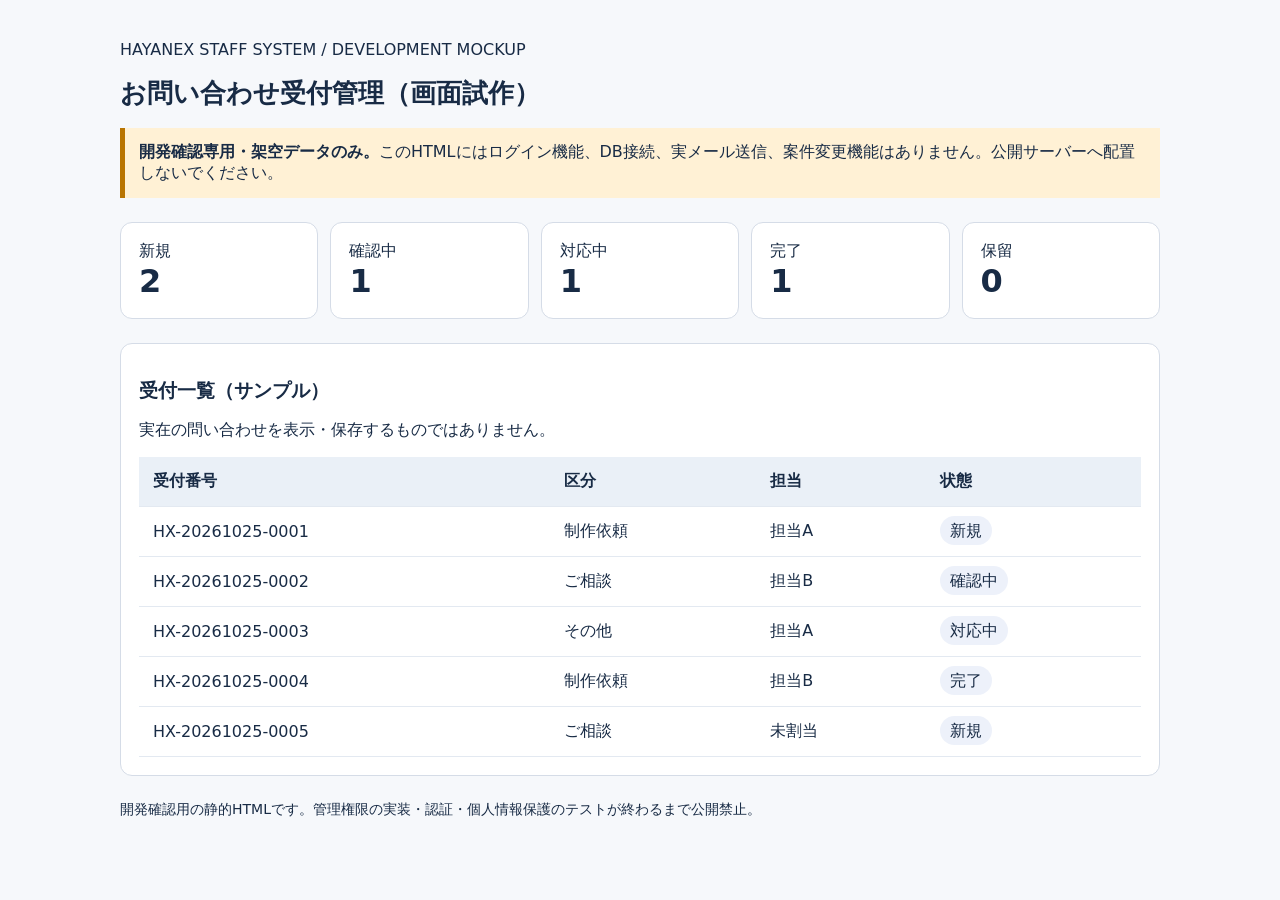
<file: dev-only/admin-preview.html>
<!doctype html>
<html lang="ja"><head><meta charset="utf-8"><meta name="viewport" content="width=device-width,initial-scale=1">
<meta name="robots" content="noindex,nofollow"><meta http-equiv="Content-Security-Policy" content="default-src 'none'; style-src 'unsafe-inline'; base-uri 'none'; form-action 'none'; frame-ancestors 'none'">
<title>HAYANEX 管理画面・静的試作</title>
<style>body{font-family:system-ui,sans-serif;max-width:1040px;margin:0 auto;padding:24px;color:#182b45;background:#f6f8fb}h1{font-size:1.6rem}h2{font-size:1.2rem}.notice{background:#fff1d5;padding:14px;border-left:5px solid #b87400}.cards{display:grid;grid-template-columns:repeat(auto-fit,minmax(150px,1fr));gap:12px;margin:24px 0}.card,.panel{background:white;border:1px solid #d5dce7;border-radius:12px;padding:18px}.card strong{display:block;font-size:2rem}.table-wrap{overflow-x:auto}table{width:100%;border-collapse:collapse;min-width:650px}th,td{text-align:left;border-bottom:1px solid #e3e9f1;padding:14px}th{background:#eaf0f7}.tag{background:#edf1fa;padding:5px 10px;border-radius:20px}footer{margin-top:25px;font-size:.875rem}</style>
</head><body>
<header><p>HAYANEX STAFF SYSTEM / DEVELOPMENT MOCKUP</p><h1>お問い合わせ受付管理（画面試作）</h1></header>
<p class="notice" role="alert"><strong>開発確認専用・架空データのみ。</strong>このHTMLにはログイン機能、DB接続、実メール送信、案件変更機能はありません。公開サーバーへ配置しないでください。</p>
<main>
<section aria-label="案件件数" class="cards"><div class="card"><span>新規</span><strong>2</strong></div><div class="card"><span>確認中</span><strong>1</strong></div><div class="card"><span>対応中</span><strong>1</strong></div><div class="card"><span>完了</span><strong>1</strong></div><div class="card"><span>保留</span><strong>0</strong></div></section>
<section class="panel"><h2>受付一覧（サンプル）</h2><p>実在の問い合わせを表示・保存するものではありません。</p><div class="table-wrap"><table><thead><tr><th scope="col">受付番号</th><th scope="col">区分</th><th scope="col">担当</th><th scope="col">状態</th></tr></thead><tbody>
<tr><td>HX-20261025-0001</td><td>制作依頼</td><td>担当A</td><td><span class="tag">新規</span></td></tr>
<tr><td>HX-20261025-0002</td><td>ご相談</td><td>担当B</td><td><span class="tag">確認中</span></td></tr>
<tr><td>HX-20261025-0003</td><td>その他</td><td>担当A</td><td><span class="tag">対応中</span></td></tr>
<tr><td>HX-20261025-0004</td><td>制作依頼</td><td>担当B</td><td><span class="tag">完了</span></td></tr>
<tr><td>HX-20261025-0005</td><td>ご相談</td><td>未割当</td><td><span class="tag">新規</span></td></tr>
</tbody></table></div></section>
</main><footer>開発確認用の静的HTMLです。管理権限の実装・認証・個人情報保護のテストが終わるまで公開禁止。</footer></body></html>
</file>
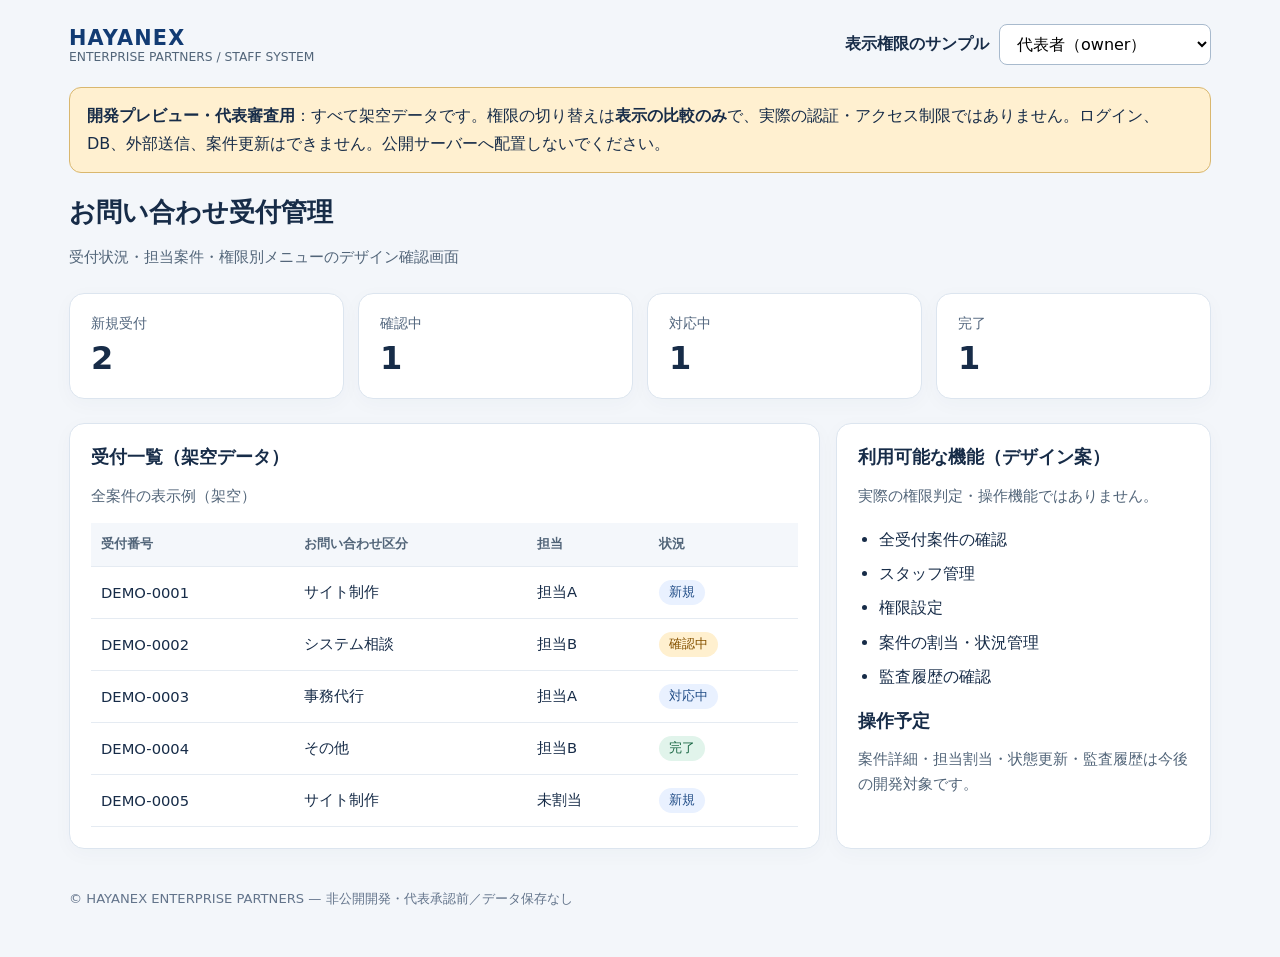
<file: dev-only/staff-preview/dashboard.html>
<!doctype html>
<html lang="ja">
<head>
<meta charset="utf-8"><meta name="viewport" content="width=device-width,initial-scale=1">
<meta name="robots" content="noindex,nofollow,noarchive">
<meta http-equiv="Content-Security-Policy" content="default-src 'none'; style-src 'unsafe-inline'; script-src 'unsafe-inline'; base-uri 'none'; form-action 'none'; connect-src 'none'">
<title>受付管理ダッシュボード｜非公開画面試作｜HAYANEX</title>
<style>
:root{font-family:system-ui,-apple-system,"Noto Sans JP",sans-serif;color:#172c48;background:#f3f6fa}*{box-sizing:border-box}
body{margin:0}.layout{max-width:1190px;padding:24px;margin:auto}header{display:flex;align-items:center;justify-content:space-between;gap:16px;flex-wrap:wrap}
.brand{font-weight:850;color:#123b73;letter-spacing:.055em;font-size:1.3rem}.sub{font-size:.77rem;color:#526579}
.notice{background:#fff0d0;border:1px solid #d9b76e;padding:14px 17px;border-radius:12px;margin:22px 0;line-height:1.75}
h1{font-size:1.65rem;margin:20px 0 5px}h2{font-size:1.12rem;margin:0 0 12px}p{line-height:1.7}.muted{color:#526579;font-size:.91rem}
.controls{display:flex;gap:10px;align-items:center;flex-wrap:wrap}label{font-weight:700}select{font:inherit;border:1px solid #a8bacd;border-radius:8px;padding:9px 13px;background:white}
select:focus-visible,a:focus-visible{outline:3px solid #4086d7;outline-offset:3px}
.cards{display:grid;grid-template-columns:repeat(4,minmax(0,1fr));gap:14px;margin:24px 0}
.card,.panel{border:1px solid #dce5ef;background:#fff;border-radius:15px;padding:21px;box-shadow:0 5px 20px #17345108}
.card .value{font-weight:800;font-size:2rem;margin-top:6px}.card .label{font-size:.85rem;color:#51657d}
.panel{margin-bottom:16px}.cols{display:grid;grid-template-columns:2fr 1fr;gap:16px}
.tablewrap{overflow-x:auto}table{width:100%;border-collapse:collapse;min-width:570px;font-size:.92rem}th,td{text-align:left;padding:13px 10px;border-bottom:1px solid #e5ebf2}th{font-size:.81rem;color:#526579;background:#f4f7fb}
.pill{display:inline-block;border-radius:30px;background:#e9f1ff;color:#214d87;padding:4px 10px;font-size:.8rem}
.pill.wait{background:#fff0cf;color:#865200}.pill.done{background:#e1f4eb;color:#176542}
ul{padding-left:21px;line-height:1.9}li{margin:4px 0}
a{color:#235d9a}.empty{padding:25px;text-align:center;color:#53647b}
footer{font-size:.82rem;color:#63748b;margin:25px 0}
@media(max-width:740px){.layout{padding:16px}.cards{grid-template-columns:repeat(2,minmax(0,1fr))}.cols{grid-template-columns:1fr}h1{font-size:1.4rem}}
</style>
</head>
<body>
<main class="layout">
<header><div><div class="brand">HAYANEX</div><div class="sub">ENTERPRISE PARTNERS / STAFF SYSTEM</div></div>
<div class="controls"><label for="role">表示権限のサンプル</label><select id="role" aria-describedby="demo-note">
<option value="owner">代表者（owner）</option><option value="admin">管理者（admin）</option><option value="staff">一般スタッフ（staff）</option></select></div></header>
<div class="notice" id="demo-note" role="status"><strong>開発プレビュー・代表審査用</strong>：すべて架空データです。権限の切り替えは<strong>表示の比較のみ</strong>で、実際の認証・アクセス制限ではありません。ログイン、DB、外部送信、案件更新はできません。公開サーバーへ配置しないでください。</div>
<h1>お問い合わせ受付管理</h1><p class="muted">受付状況・担当案件・権限別メニューのデザイン確認画面</p>
<section class="cards" aria-label="件数のサンプル">
<div class="card"><div class="label">新規受付</div><div class="value" id="new-count">2</div></div>
<div class="card"><div class="label">確認中</div><div class="value" id="check-count">1</div></div>
<div class="card"><div class="label">対応中</div><div class="value" id="working-count">1</div></div>
<div class="card"><div class="label">完了</div><div class="value" id="done-count">1</div></div>
</section>
<div class="cols">
<section class="panel" aria-labelledby="table-title"><h2 id="table-title">受付一覧（架空データ）</h2>
<p class="muted" id="scope">全案件の表示例</p>
<div class="tablewrap"><table><thead><tr><th scope="col">受付番号</th><th scope="col">お問い合わせ区分</th><th scope="col">担当</th><th scope="col">状況</th></tr></thead><tbody id="records"></tbody></table></div></section>
<aside class="panel"><h2>利用可能な機能（デザイン案）</h2><p class="muted">実際の権限判定・操作機能ではありません。</p><ul id="capabilities"></ul>
<h2>操作予定</h2><p class="muted">案件詳細・担当割当・状態更新・監査履歴は今後の開発対象です。</p></aside>
</div>
<footer>© HAYANEX ENTERPRISE PARTNERS — 非公開開発・代表承認前／データ保存なし</footer>
</main>
<script>
'use strict';
// Synthetic data only. This UI NEVER serves as an authorization boundary.
const cases=[
{number:'DEMO-0001',type:'サイト制作',assignee:'担当A',status:'新規',staff:true},
{number:'DEMO-0002',type:'システム相談',assignee:'担当B',status:'確認中',staff:false},
{number:'DEMO-0003',type:'事務代行',assignee:'担当A',status:'対応中',staff:true},
{number:'DEMO-0004',type:'その他',assignee:'担当B',status:'完了',staff:false},
{number:'DEMO-0005',type:'サイト制作',assignee:'未割当',status:'新規',staff:false}
];
const features={
owner:['全受付案件の確認','スタッフ管理','権限設定','案件の割当・状況管理','監査履歴の確認'],
admin:['全受付案件の確認','案件の割当・状況管理','監査履歴の確認'],
staff:['自分に割り当てられた案件の確認','担当案件の状況確認']
};
const role=document.getElementById('role');
const body=document.getElementById('records');
const caps=document.getElementById('capabilities');
function render(){
const current=role.value;
const visible=current==='staff'?cases.filter(item=>item.staff):cases;
document.getElementById('scope').textContent=current==='staff'?'担当Aに割り当てられた案件のみ（架空の表示例）':'全案件の表示例（架空）';
body.replaceChildren();
const statuses={'新規':'new-count','確認中':'check-count','対応中':'working-count','完了':'done-count'};
Object.keys(statuses).forEach(status=>document.getElementById(statuses[status]).textContent=String(visible.filter(item=>item.status===status).length));
visible.forEach(item=>{
const tr=document.createElement('tr');
[item.number,item.type,item.assignee].forEach(s=>{const td=document.createElement('td');td.textContent=s;tr.append(td)});
const td=document.createElement('td'),label=document.createElement('span');
label.className='pill'+(item.status==='確認中'?' wait':item.status==='完了'?' done':'');label.textContent=item.status;td.append(label);tr.append(td);body.append(tr);
});
caps.replaceChildren();features[current].forEach(f=>{const li=document.createElement('li');li.textContent=f;caps.append(li)});
}
role.addEventListener('change',render);render();
</script>
</body></html>
</file>
<file: assets/css/site.css>
:root {
  --navy: #0b2445;
  --navy-light: #183e66;
  --gold: #936923;
  --gold-light: #dfbf7c;
  --text: #192f49;
  --muted: #526278;
  --line: #dce3ec;
  --paper: #f5f7fa;
  --white: #fff;
  --radius: 12px;
  --space: clamp(3.5rem, 7vw, 6.5rem);
}
* {
  box-sizing: border-box;
}
html {
  scroll-behavior: smooth;
  scroll-padding-top: 8rem;
}
body {
  margin: 0;
  background: var(--white);
  color: var(--text);
  font-family:
    system-ui,
    -apple-system,
    "Hiragino Kaku Gothic ProN",
    "Yu Gothic",
    Meiryo,
    sans-serif;
  font-size: 1rem;
  line-height: 1.85;
  overflow-wrap: anywhere;
}
h1,
h2,
h3,
p {
  margin-top: 0;
}
h1,
h2,
h3 {
  line-height: 1.5;
  text-wrap: pretty;
}
a {
  color: var(--navy);
  text-underline-offset: 0.25em;
}
a:hover {
  text-decoration-thickness: 2px;
}
button {
  font: inherit;
}
img {
  max-width: 100%;
  height: auto;
  display: block;
}
button,
a,
summary {
  -webkit-tap-highlight-color: transparent;
}
a:focus-visible,
button:focus-visible,
summary:focus-visible,
[tabindex]:focus-visible {
  outline: 3px solid var(--gold);
  outline-offset: 5px;
}
[hidden] {
  display: none !important;
}
.wrap {
  width: min(1160px, calc(100% - 3rem));
  margin-inline: auto;
}
.skip {
  position: fixed;
  left: 1rem;
  top: 1rem;
  z-index: 100;
  background: white;
  padding: 0.75rem 1rem;
  transform: translateY(-180%);
}
.skip:focus {
  transform: none;
}
.review-banner {
  margin: 0;
  background: var(--navy);
  color: #fff;
  font-size: 0.875rem;
  text-align: center;
  padding: 0.5rem 1rem;
}
.review-banner a {
  color: var(--gold-light);
}
.site-header {
  position: sticky;
  top: 0;
  z-index: 20;
  background: #fff;
  border-bottom: 1px solid var(--line);
}
.header-inner {
  min-height: 94px;
  display: flex;
  align-items: center;
  justify-content: space-between;
  gap: 1.5rem;
}
.brand {
  display: flex;
  align-items: center;
  gap: 0.8rem;
  text-decoration: none;
  min-width: 0;
}
.brand img {
  flex: none;
  width: 56px;
  height: 56px;
}
.brand-copy {
  display: grid;
  line-height: 1.5;
}
.brand-copy strong {
  font:
    700 1.5rem/1.3 Georgia,
    serif;
  letter-spacing: 0.08em;
}
.brand-copy small {
  font-size: 0.875rem;
  max-width: 24em;
}
.nav-toggle {
  min-width: 48px;
  display: none;
  align-items: center;
  gap: 0.65rem;
  min-height: 48px;
  padding: 0.5rem 0.8rem;
  border: 1px solid var(--line);
  border-radius: 6px;
  background: white;
  color: var(--navy);
  cursor: pointer;
}
.menu-icon {
  display: grid;
  gap: 4px;
  width: 18px;
}
.menu-icon::before,
.menu-icon::after,
.menu-icon span {
  content: "";
  display: block;
  height: 2px;
  background: currentColor;
}
.primary-nav {
  display: flex;
  align-items: center;
  gap: 1.2rem;
}
.primary-nav a {
  font-size: 0.9375rem;
  text-decoration: none;
  min-height: 48px;
  display: flex;
  align-items: center;
}
.primary-nav a:hover {
  color: var(--gold);
}
.primary-nav .nav-contact {
  border: 1px solid var(--navy);
  padding: 0.35rem 0.9rem;
  border-radius: 5px;
}
.hero {
  background: linear-gradient(125deg, #f6f8fc, #fff 70%);
  border-bottom: 1px solid var(--line);
}
.hero-inner {
  display: grid;
  grid-template-columns: 1.1fr 1fr;
  align-items: center;
  column-gap: clamp(1.5rem, 5vw, 5rem);
  row-gap: 1.5rem;
  padding-block: clamp(3rem, 7vw, 6.5rem);
}
.eyebrow {
  display: block;
  color: var(--gold);
  font-size: 0.8125rem;
  letter-spacing: 0.15em;
  font-weight: 700;
  margin-bottom: 0.85rem;
}
.hero h1 {
  font-size: clamp(2rem, 4.2vw, 3.75rem);
  font-weight: 700;
  letter-spacing: 0.03em;
  line-height: 1.45;
  margin-bottom: 1.5rem;
}
.hero-intro {
  color: var(--muted);
  max-width: 32em;
}
.hero-actions {
  display: flex;
  flex-wrap: wrap;
  gap: 0.75rem;
  margin-top: 2rem;
}
.btn {
  min-height: 48px;
  display: inline-flex;
  align-items: center;
  justify-content: center;
  padding: 0.65rem 1.25rem;
  text-decoration: none;
  font-weight: 700;
  border: 1px solid var(--navy);
  border-radius: 5px;
  background: var(--navy);
  color: white;
}
.btn-secondary {
  background: white;
  color: var(--navy);
}
.btn:hover {
  background: var(--navy-light);
  color: #fff;
}
.logo-card {
  margin: 0;
  padding: clamp(0.75rem, 2vw, 1.5rem);
  border: 1px solid var(--line);
  border-radius: var(--radius);
  background: #fff;
  box-shadow: 0 16px 48px #0b24450b;
}
.logo-card img {
  width: 100%;
  aspect-ratio: 1;
}
.hero-caption {
  grid-column: 1 / -1;
  color: var(--muted);
  font-size: 0.875rem;
  margin-top: 1rem;
  margin-bottom: 0;
}
.section {
  padding-block: var(--space);
  scroll-margin-top: 1rem;
}
.section-alt {
  background: var(--paper);
}
.section-heading {
  max-width: 760px;
  margin-bottom: 2.25rem;
}
.section h2 {
  font-size: clamp(1.7rem, 3vw, 2.4rem);
  margin-bottom: 1rem;
}
.section-heading p,
.card p,
.feature p,
.step p {
  color: var(--muted);
}
.section-heading p:last-child {
  margin-bottom: 0;
}
.section-index {
  display: flex;
  flex-wrap: wrap;
  gap: 0.25rem 1.5rem;
  padding-block: 1.2rem;
  border-bottom: 1px solid var(--line);
}
.section-index a {
  min-height: 44px;
  display: inline-flex;
  align-items: center;
  font-size: 0.9375rem;
}
.grid {
  display: grid;
  grid-template-columns: repeat(3, minmax(0, 1fr));
  gap: 1.25rem;
}
.card {
  padding: 1.75rem;
  border: 1px solid var(--line);
  border-radius: var(--radius);
  background: white;
  min-width: 0;
}
.card h3 {
  font-size: 1.2rem;
  margin-bottom: 0.75rem;
}
.card p:last-child {
  margin-bottom: 0;
}
.num {
  font:
    italic 1.7rem Georgia,
    serif;
  color: var(--gold);
  display: block;
  margin-bottom: 1.1rem;
}
.status {
  display: inline-block;
  background: #edf1f7;
  color: #354c68;
  font-size: 0.8125rem;
  line-height: 1.6;
  padding: 0.3rem 0.75rem;
  border-radius: 3px;
  margin-top: 0.5rem;
}
.split {
  display: grid;
  grid-template-columns: 1fr 1fr;
  gap: 2rem;
}
.feature {
  border-left: 2px solid var(--gold);
  padding-left: 1.5rem;
}
.feature h3 {
  font-size: 1.15rem;
}
.notice {
  border-left: 3px solid var(--gold);
  background: #faf7ef;
  padding: 1.15rem 1.4rem;
  margin-block: 1.5rem;
}
.notice p:last-child {
  margin-bottom: 0;
}
.facts {
  margin: 0;
}
.facts > div {
  display: grid;
  grid-template-columns: 12rem 1fr;
  gap: 1rem;
  padding: 1.2rem 0;
  border-bottom: 1px solid var(--line);
}
.facts dt {
  font-weight: 700;
}
.facts dd {
  margin: 0;
  color: var(--muted);
}
.steps {
  list-style: none;
  counter-reset: step;
  display: grid;
  grid-template-columns: repeat(3, minmax(0, 1fr));
  gap: 1rem;
  padding: 0;
  margin: 0;
}
.step {
  counter-increment: step;
  background: #fff;
  border: 1px solid var(--line);
  border-radius: var(--radius);
  padding: 1.5rem;
}
.step::before {
  content: "0" counter(step);
  display: block;
  font:
    italic 1.7rem Georgia,
    serif;
  color: var(--gold);
  margin-bottom: 1rem;
}
.step h3 {
  font-size: 1.05rem;
}
.step p {
  margin-bottom: 0;
}
.faq-list {
  display: grid;
  gap: 0.75rem;
}
.faq-list details {
  border: 1px solid var(--line);
  border-radius: 8px;
  background: white;
}
.faq-list summary {
  min-height: 56px;
  padding: 1rem 1.25rem;
  cursor: pointer;
  font-weight: 700;
}
.faq-list details p {
  padding: 0 1.25rem 1.25rem;
  margin: 0;
  color: var(--muted);
}
.contact-box {
  padding: clamp(1.5rem, 4vw, 3.5rem);
  background: var(--navy);
  color: white;
  border-radius: var(--radius);
}
.contact-box .eyebrow {
  color: var(--gold-light);
}
.contact-box p {
  color: #e1e8f1;
  max-width: 48em;
}
.contact-box .status {
  background: #244563;
  color: #fff;
}
.contact-box a {
  color: var(--gold-light);
}
.contact-box .btn-secondary {
  color: var(--navy);
  background: white;
  border-color: white;
}
.contact-box .btn-secondary:hover {
  color: white;
  background: var(--navy-light);
}
.site-footer {
  background: #07192f;
  color: #e1e8f1;
  padding-block: 3rem;
}
.footer-row {
  display: flex;
  justify-content: space-between;
  gap: 2rem;
  flex-wrap: wrap;
}
.footer-brand {
  font:
    700 1.2rem/1.6 Georgia,
    serif;
  letter-spacing: 0.05em;
}
.footer-ja {
  margin-block: 0.5rem 1rem;
  font-size: 0.9375rem;
}
.site-footer small {
  font-size: 0.8125rem;
}
.footer-links {
  display: flex;
  flex-direction: column;
  gap: 0.75rem;
}
.site-footer a {
  color: #e1e8f1;
  min-height: 44px;
  display: inline-flex;
  align-items: center;
}
.legal-main {
  max-width: 860px;
}
.legal-main h1 {
  font-size: clamp(1.8rem, 4vw, 2.8rem);
}
.legal-main h2 {
  font-size: 1.35rem;
  margin-top: 2.5rem;
}
.legal-main li {
  margin-bottom: 0.75rem;
}
.back-link {
  display: inline-flex;
  min-height: 44px;
  align-items: center;
  margin-bottom: 2rem;
}
@media (max-width: 1100px) {
  .header-inner {
    flex-wrap: wrap;
    gap: 0.5rem;
    padding-block: 1rem;
  }
  .primary-nav {
    width: 100%;
    justify-content: space-between;
    gap: 0.75rem;
  }
  .steps {
    grid-template-columns: repeat(2, minmax(0, 1fr));
  }
}
@media (max-width: 760px) {
  html {
    scroll-padding-top: 7rem;
  }
  .wrap {
    width: calc(100% - 2rem);
  }
  .header-inner {
    min-height: 88px;
    gap: 0.75rem;
  }
  .brand {
    flex: 1;
    gap: 0.5rem;
  }
  .brand img {
    width: 42px;
    height: 42px;
  }
  .brand-copy strong {
    font-size: 1.15rem;
  }
  .brand-copy small {
    font-size: 0.8125rem;
    max-width: 19em;
  }
  .primary-nav {
    flex-wrap: wrap;
    justify-content: flex-start;
    gap: 0.25rem 1rem;
    padding: 0.75rem 0;
    max-height: 65vh;
    overflow-y: auto;
  }
  .primary-nav a {
    flex: 1 0 42%;
    font-size: 1rem;
    padding: 0.4rem 0.25rem;
  }
  .js .nav-toggle {
    display: inline-flex;
  }
  .js .primary-nav:not(.is-open) {
    display: none;
  }
  .hero-inner {
    grid-template-columns: minmax(0, 1.2fr) minmax(0, 0.8fr);
    gap: 1.25rem;
    padding-block: 3rem;
  }
  .hero h1 {
    font-size: clamp(1.65rem, 4.8vw, 2.4rem);
  }
  .hero-intro {
    font-size: 1rem;
  }
  .hero-actions {
    grid-column: 1 / -1;
    grid-row: 4;
    margin-top: 0.5rem;
  }
  .hero-copy {
    display: contents;
  }
  .hero-copy .eyebrow {
    grid-column: 1 / -1;
    margin-bottom: 0;
    align-self: end;
  }
  .hero-copy h1 {
    grid-column: 1;
    grid-row: 2;
    margin: 0;
  }
  .hero-copy .hero-intro {
    grid-column: 1 / -1;
    grid-row: 3;
    margin: 0;
  }
  .logo-card {
    grid-column: 2;
    grid-row: 2;
    align-self: center;
    padding: 0.4rem;
  }
  .hero-caption {
    grid-column: 1/-1;
    margin: 0;
  }
  .grid {
    grid-template-columns: repeat(2, minmax(0, 1fr));
  }
  .grid .card:last-child:nth-child(odd) {
    grid-column: 1/-1;
  }
  .split {
    gap: 1.25rem;
  }
  .card {
    padding: 1.35rem;
  }
  .facts > div {
    grid-template-columns: 8rem 1fr;
  }
}
@media (max-width: 480px) {
  .brand-copy small {
    max-width: 14em;
    font-size: 0.8125rem;
  }
  .brand img {
    width: 36px;
    height: 36px;
  }
  .nav-toggle {
    font-size: 0.875rem;
    padding: 0.45rem 0.6rem;
  }
  .menu-label {
    display: none;
  }
  .hero-inner {
    gap: 1rem 0.75rem;
  }
  .hero h1 {
    font-size: clamp(1.25rem, 6vw, 1.6rem);
    letter-spacing: 0;
  }
  .hero .eyebrow {
    font-size: 0.75rem;
    letter-spacing: 0.04em;
  }
  .hero-actions .btn {
    flex: 1;
    font-size: 0.9375rem;
    padding: 0.7rem 0.65rem;
  }
  .grid,
  .split,
  .steps {
    grid-template-columns: 1fr;
  }
  .grid .card:last-child:nth-child(odd) {
    grid-column: auto;
  }
  .facts > div {
    grid-template-columns: 1fr;
    gap: 0.4rem;
  }
  .section-index {
    gap: 0.25rem 1rem;
  }
  .footer-row {
    flex-direction: column;
  }
}
@media (prefers-reduced-motion: reduce) {
  html {
    scroll-behavior: auto;
  }
  *,
  *::before,
  *::after {
    animation: none !important;
    transition: none !important;
  }
}
@media print {
  .site-header {
    position: static;
  }
  .nav-toggle,
  .review-banner,
  .hero-actions {
    display: none !important;
  }
  .primary-nav {
    display: flex !important;
  }
  .section {
    padding-block: 1.5rem;
  }
  .card,
  .step,
  details {
    break-inside: avoid;
  }
  .site-footer,
  .contact-box {
    background: white;
    color: #000;
  }
  .contact-box p,
  .site-footer a {
    color: #000;
  }
}
/* 共通の詳細ページと、送信しない入力確認画面 */
.page-intro {
  padding-block: 2rem 3rem;
  background: var(--paper);
  border-bottom: 1px solid var(--line);
}
.page-intro h1 {
  font-size: clamp(1.8rem, 4vw, 2.8rem);
  max-width: 28em;
}
.page-intro p {
  max-width: 60em;
}
.breadcrumbs {
  display: flex;
  flex-wrap: wrap;
  align-items: center;
  gap: 0.5rem;
  font-size: 0.875rem;
  margin-bottom: 1.5rem;
}
.breadcrumbs a {
  display: inline-flex;
  align-items: center;
  min-height: 44px;
}
.primary-nav a[aria-current="page"] {
  text-decoration: underline;
  text-decoration-thickness: 2px;
}
.plan-price {
  color: var(--navy) !important;
  font-size: 1.35rem;
  font-weight: 700;
  margin-block: 1rem;
}
.plan dt {
  font-weight: 700;
}
.plan dd {
  margin: 0.5rem 0 0;
  color: var(--muted);
}
.section-link {
  margin-top: 1.5rem;
}
.footer-directory {
  display: grid;
  grid-template-columns: repeat(2, minmax(0, 1fr));
  gap: 0.5rem 1.5rem;
}
.footer-directory a {
  font-size: 0.9375rem;
}
.demo-form {
  max-width: 760px;
}
.demo-form fieldset {
  min-width: 0;
  margin: 0;
  padding: 1.5rem;
  border: 1px solid var(--line);
  border-radius: var(--radius);
}
.demo-form legend {
  font-weight: 700;
  padding: 0 0.5rem;
}
.form-field {
  margin-bottom: 1.5rem;
}
.form-field label {
  display: block;
  font-weight: 700;
  margin-bottom: 0.5rem;
}
.form-field input:not([type="checkbox"]),
.form-field select,
.form-field textarea {
  width: 100%;
  min-height: 48px;
  border: 1px solid #63738a;
  border-radius: 5px;
  background: white;
  color: var(--text);
  padding: 0.7rem;
  font: inherit;
}
.form-field textarea {
  resize: vertical;
}
.form-field input:focus-visible,
.form-field select:focus-visible,
.form-field textarea:focus-visible {
  outline: 3px solid var(--gold);
  outline-offset: 3px;
}
.form-field [aria-invalid="true"] {
  border-color: #9a2323 !important;
}
.field-help {
  color: var(--muted);
  font-size: 0.9375rem;
  margin-bottom: 0.5rem;
}
.field-error {
  color: #9a2323;
  font-weight: 600;
  margin: 0.5rem 0 0;
}
.field-error:empty,
.form-feedback:empty {
  display: none;
}
.form-field .checkbox-label {
  display: flex;
  gap: 0.75rem;
  align-items: flex-start;
  min-height: 48px;
  padding-block: 0.5rem;
  cursor: pointer;
}
.checkbox-label input {
  flex: none;
  width: 24px;
  height: 24px;
  margin: 0.25rem 0 0;
  accent-color: var(--navy);
}
.form-feedback {
  border-left: 3px solid var(--gold);
  background: var(--paper);
  padding: 1rem;
}
@media (max-width: 760px) {
  .footer-directory {
    grid-template-columns: 1fr;
  }
}
@media (max-width: 480px) {
  .demo-form fieldset {
    padding: 1rem;
  }
}
</file>
